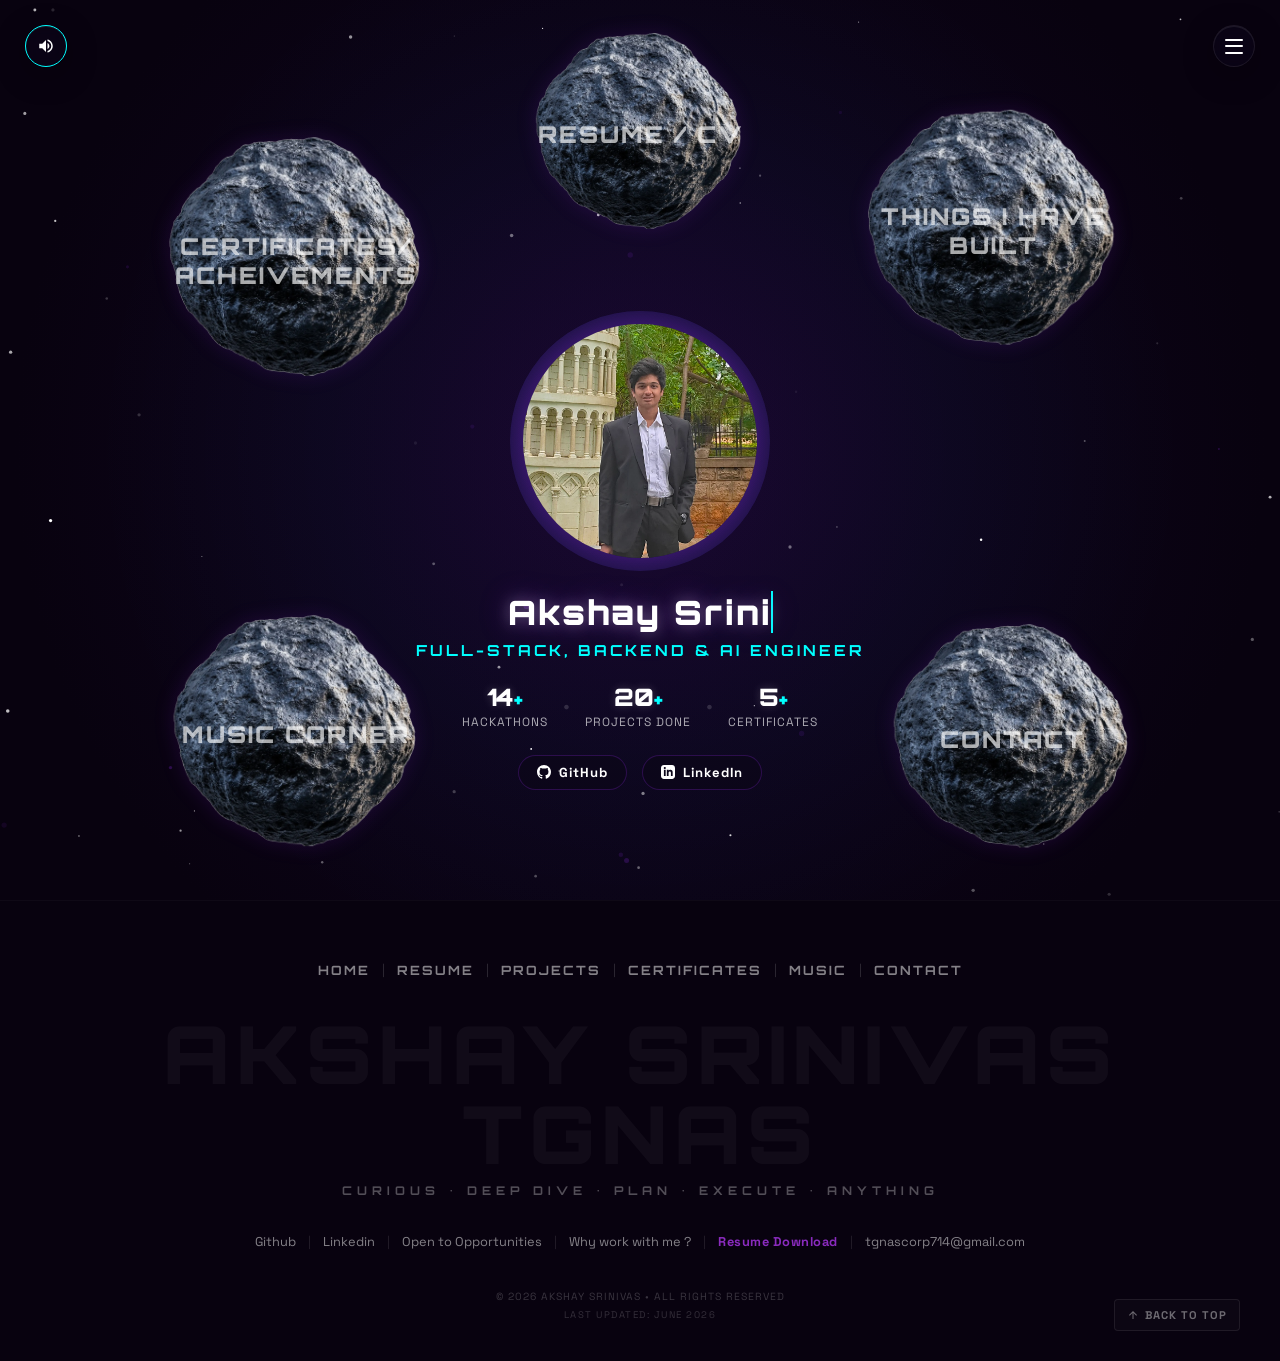
<file: index.html>
<!DOCTYPE html>
<html lang="en">
<head>
    <meta charset="UTF-8">
    <meta name="viewport" content="width=device-width, initial-scale=1.0">
    <title>Akshay Srinivas N (TGNAS / lolakshay) | Backend & AI Engineer Portfolio</title>
    
    <!-- Meta tags for SEO -->
    <meta name="description" content="Portfolio of Akshay Srinivas N (TGNAS / lolakshay). Backend & AI Engineer specializing in Python, Java, Spring Boot, and custom LLM integrations. Explore projects, resume, and contact.">
    <meta name="keywords" content="Akshay Srinivas N, TGNAS, lolakshay, Backend Developer, AI Engineer, Python Developer, Spring Boot, Software Engineer Portfolio, IoT Projects">
    <meta name="robots" content="index, follow">
    <meta name="author" content="Akshay Srinivas N">
    <link rel="canonical" href="https://tgnas.dpdns.org/index.html">
    <meta name="theme-color" content="#8a2bbe">

    <!-- Open Graph (Facebook / LinkedIn / Discord) -->
    <meta property="og:title" content="Akshay Srinivas N (TGNAS / lolakshay) | Backend & AI Engineer">
    <meta property="og:description" content="Cinematic Space-Themed Developer Portfolio. Check out my engineering projects, AI tools, and technical resume.">
    <meta property="og:image" content="https://tgnas.dpdns.org/assets/images/portfolio-preview.webp">
    <meta property="og:url" content="https://tgnas.dpdns.org/index.html">
    <meta property="og:type" content="profile">
    <meta property="og:site_name" content="Akshay Srinivas N Portfolio">

    <!-- Twitter Cards -->
    <meta name="twitter:card" content="summary_large_image">
    <meta name="twitter:title" content="Akshay Srinivas N (TGNAS) | Backend & AI Engineer">
    <meta name="twitter:description" content="Cinematic Developer Portfolio showcasing AI integrations, Spring Boot backends, and Python automation.">
    <meta name="twitter:image" content="https://tgnas.dpdns.org/assets/images/portfolio-preview.webp">

    <!-- Structured Data: JSON-LD Schema -->
    <script type="application/ld+json">
    {
      "@context": "https://schema.org",
      "@graph": [
        {
          "@type": "Person",
          "@id": "https://tgnas.dpdns.org/#person",
          "name": "Akshay Srinivas N",
          "alternateName": ["TGNAS", "lolakshay"],
          "url": "https://tgnas.dpdns.org/",
          "image": "https://tgnas.dpdns.org/assets/images/portfolio-preview.webp",
          "sameAs": [
            "https://github.com/lolakshay",
            "https://linkedin.com/in/akshay-srinivas"
          ],
          "jobTitle": "Backend & AI Engineer",
          "email": "tgnascorp714@gmail.com",
          "knowsAbout": [
            "Python",
            "Java",
            "Spring Boot",
            "REST APIs",
            "SQL",
            "Linux",
            "Git",
            "AI & LLM Integration",
            "NLP",
            "Knowledge Graphs",
            "Machine Learning",
            "IoT",
            "Cybersecurity"
          ]
        },
        {
          "@type": "WebSite",
          "@id": "https://tgnas.dpdns.org/#website",
          "url": "https://tgnas.dpdns.org/",
          "name": "Akshay Srinivas N Portfolio",
          "publisher": {
            "@id": "https://tgnas.dpdns.org/#person"
          }
        },
        {
          "@type": "ProfilePage",
          "@id": "https://tgnas.dpdns.org/#profile",
          "url": "https://tgnas.dpdns.org/",
          "name": "Akshay Srinivas N (TGNAS / lolakshay) Profile",
          "mainEntity": {
            "@id": "https://tgnas.dpdns.org/#person"
          }
        }
      ]
    }
    </script>
    
    <!-- Google Fonts -->
    <link rel="preconnect" href="https://fonts.googleapis.com">
    <link rel="preconnect" href="https://fonts.gstatic.com" crossorigin>
    <link rel="dns-prefetch" href="https://fonts.googleapis.com">
    <link href="https://fonts.googleapis.com/css2?family=Orbitron:wght@700;900&family=Space+Grotesk:wght@400;700;900&display=swap" rel="stylesheet">
    
    <!-- Theme CSS Stylesheets -->
    <link rel="stylesheet" href="css/global.css">
    <link rel="stylesheet" href="css/animations.css">
    <link rel="stylesheet" href="css/home.css">
    <link rel="stylesheet" href="css/pages.css">
    <script>
        document.documentElement.setAttribute('data-theme', 'purple');
    </script>
</head>
<body class="home-page-body">

    <!-- Shared Canvas Starfield backdrop -->
    <canvas id="starfield"></canvas>
    <div class="nebula-glow"></div>

    <!-- Standalone Floating Controls -->
    <div class="header-volume" id="header-volume-container">
        <button class="floating-control-btn audio-btn" id="nav-audio-btn" aria-label="Toggle ambient soundwaves"></button>
    </div>

    <div class="floating-right-controls">
        <button class="floating-control-btn hamburger-btn" id="nav-hamburger" aria-label="Toggle navigation menu">
            <span class="hamburger-line line-1"></span>
            <span class="hamburger-line line-2"></span>
            <span class="hamburger-line line-3"></span>
        </button>
    </div>

    <!-- Cosmic Menu Overlay -->
    <div class="cosmic-menu-overlay" id="cosmic-menu-overlay">
        <div class="menu-overlay-inner">
            <div class="menu-grid-container">
                <a href="index.html" class="menu-card card-tilt-1">
                    <span class="menu-card-num">01</span>
                    <span class="menu-card-title">home</span>
                </a>
                <!-- <a href="about.html" class="menu-card card-tilt-2">
                    <span class="menu-card-num">02</span>
                    <span class="menu-card-title">about</span>
                </a> -->
                <a href="resume.html" class="menu-card card-tilt-3">
                    <span class="menu-card-num">02</span>
                    <span class="menu-card-title">resume</span>
                </a>
                <a href="projects.html" class="menu-card card-tilt-4">
                    <span class="menu-card-num">03</span>
                    <span class="menu-card-title">projects</span>
                </a>
                <a href="certificates.html" class="menu-card card-tilt-5">
                    <span class="menu-card-num">04</span>
                    <span class="menu-card-title">certificates</span>
                </a>
                <a href="music.html" class="menu-card card-tilt-6">
                    <span class="menu-card-num">05</span>
                    <span class="menu-card-title">music</span>
                </a>
                <a href="contact.html" class="menu-card card-tilt-7">
                    <span class="menu-card-num">06</span>
                    <span class="menu-card-title">contact</span>
                </a>
            </div>

            <div class="menu-overlay-footer">
                <div class="footer-meta">Detroit: Become Human</div>
            </div>
        </div>
    </div>

    <!-- Main Dynamic Application Container -->
    <main class="hero-container" id="app-root" tabindex="-1">
        
        <div class="home-main-section">
            <!-- Symmetrical Floating Asteroids (Navigation Ports) -->
            <a href="certificates.html" class="asteroid-module" id="ast-resume" aria-label="Navigate to Certificates page">
                <div class="asteroid-rock"></div>
                <span class="asteroid-label">Certificates/<br>Acheivements</span>
            </a>

            <a href="resume.html" class="asteroid-module" id="ast-certificates" aria-label="Navigate to Resume CV page">
                <div class="asteroid-rock"></div>
                <span class="asteroid-label">Resume / CV</span>
            </a>

            <a href="music.html" class="asteroid-module" id="ast-projects" aria-label="Navigate to Projects page">
                <div class="asteroid-rock"></div>
                <span class="asteroid-label">Music Corner</span>
            </a>

            <a href="projects.html" class="asteroid-module" id="ast-music" aria-label="Navigate to Music Corner space radio page">
                <div class="asteroid-rock"></div>
                <span class="asteroid-label">Things I have <br>Built</span>
            </a>

            <a href="contact.html" class="asteroid-module" id="ast-contact" aria-label="Navigate to Contact Terminal page">
                <div class="asteroid-rock"></div>
                <span class="asteroid-label">Contact</span>
            </a>

            <!-- Central Glowing Avatar & Developer bio details -->
            <section class="planet-system">
                <a href="about.html" class="planet-wrapper" aria-label="Navigate to About page">
                    <div class="planet-core"></div>
                    <div class="planet-laser"></div>
                </a>
                
                <h1 class="glitch-text">Akshay Srinivas</h1>
                <p class="tagline">Full-Stack, Backend & AI Engineer </p>
                <div class="profile-stats">
                    <div class="stat-item">
                        <div class="stat-num-wrapper">
                            <span class="stat-number" data-target="24">0</span><span class="stat-plus">+</span>
                        </div>
                        <span class="stat-label">Hackathons</span>
                    </div>
                    <div class="stat-separator">•</div>
                    <div class="stat-item">
                        <div class="stat-num-wrapper">
                            <span class="stat-number" data-target="34">0</span><span class="stat-plus">+</span>
                        </div>
                        <span class="stat-label">Projects Done</span>
                    </div>
                    <div class="stat-separator">•</div>
                    <div class="stat-item">
                        <div class="stat-num-wrapper">
                            <span class="stat-number" data-target="10">0</span><span class="stat-plus">+</span>
                        </div>
                        <span class="stat-label">Certificates</span>
                    </div>
                </div>

                <div class="social-links">
                    <a href="https://github.com/lolakshay" target="_blank" rel="noopener" class="social-btn" aria-label="View GitHub Profile">
                        <svg viewBox="0 0 24 24"><path d="M12 0c-6.626 0-12 5.373-12 12 0 5.302 3.438 9.8 8.207 11.387.599.111.793-.261.793-.577v-2.234c-3.338.726-4.033-1.416-4.033-1.416-.546-1.387-1.333-1.756-1.333-1.756-1.089-.745.083-.729.083-.729 1.205.084 1.839 1.237 1.839 1.237 1.07 1.834 2.807 1.304 3.492.997.107-.775.418-1.305.762-1.604-2.665-.305-5.467-1.334-5.467-5.931 0-1.311.469-2.381 1.236-3.221-.124-.303-.535-1.524.117-3.176 0 0 1.008-.322 3.301 1.23.957-.266 1.983-.399 3.003-.404 1.02.005 2.047.138 3.006.404 2.291-1.552 3.297-1.23 3.297-1.23.653 1.653.242 2.874.118 3.176.77.84 1.235 1.911 1.235 3.221 0 4.609-2.807 5.624-5.479 5.921.43.372.823 1.102.823 2.222v3.293c0 .319.192.694.801.576 4.765-1.589 8.199-6.086 8.199-11.386 0-6.627-5.373-12-12-12z"/></svg>
                        GitHub
                    </a>
                    <a href="https://www.linkedin.com/in/akshay-srinivas/" target="_blank" rel="noopener" class="social-btn" aria-label="View LinkedIn Profile">
                        <svg viewBox="0 0 24 24"><path d="M19 0h-14c-2.761 0-5 2.239-5 5v14c0 2.761 2.239 5 5 5h14c2.762 0 5-2.239 5-5v-14c0-2.761-2.238-5-5-5zm-11 19h-3v-11h3v11zm-1.5-12.268c-.966 0-1.75-.779-1.75-1.75s.784-1.75 1.75-1.75 1.75.779 1.75 1.75-.784 1.75-1.75 1.75zm13.5 12.268h-3v-5.604c0-3.368-4-3.113-4 0v5.604h-3v-11h3v1.765c1.396-2.586 7-2.777 7 2.476v6.759z"/></svg>
                        LinkedIn
                    </a>
                </div>
            </section>

            <!-- Physics stage for zero-gravity drifting labels -->
            <div id="physics-stage" class="particles-container"></div>
        </div>

        <!-- Footer -->
        <footer class="cosmic-footer">
            <div class="footer-nav">
                <a href="index.html" class="footer-nav-link">Home</a>
                <span class="footer-nav-separator">|</span>
                <a href="resume.html" class="footer-nav-link">Resume</a>
                <span class="footer-nav-separator">|</span>
                <a href="projects.html" class="footer-nav-link">Projects</a>
                <span class="footer-nav-separator">|</span>
                <a href="certificates.html" class="footer-nav-link">Certificates</a>
                <span class="footer-nav-separator">|</span>
                <a href="music.html" class="footer-nav-link">Music</a>
                <span class="footer-nav-separator">|</span>
                <a href="contact.html" class="footer-nav-link">Contact</a>
            </div>

            <div class="footer-name">AKSHAY SRINIVAS TGNAS</div>
            
            <div class="footer-tagline">CURIOUS &bull; DEEP DIVE &bull; Plan &bull; Execute &bull; Anything</div>

            <div class="footer-socials">
                <a href="https://github.com/lolakshay" target="_blank" rel="noopener" class="footer-social-link">Github</a>
                <span class="footer-social-separator">|</span>
                <a href="https://www.linkedin.com/in/akshay-srinivas/" target="_blank" rel="noopener" class="footer-social-link">Linkedin</a>
                <span class="footer-social-separator">|</span>
                <a href="contact.html" target="_blank" rel="noopener" class="footer-social-link">Open to Opportunities</a>
                <span class="footer-social-separator">|</span>
                <a href="about.html" target="_blank" rel="noopener" class="footer-social-link">Why work with me ?</a>
                <span class="footer-social-separator">|</span>
                <a href="assets/resume.pdf" download="Akshay_Srinivas_Resume.pdf" class="footer-social-link resume-download">Resume Download</a>
                <span class="footer-social-separator">|</span>
                <a href="mailto:tgnascorp714@gmail.com" class="footer-social-link">tgnascorp714@gmail.com</a>
            </div>

            <div class="footer-copyright">
                &copy; 2026 AKSHAY SRINIVAS &bull; ALL RIGHTS RESERVED
                <div class="footer-last-updated">Last Updated: June 2026</div>
            </div>

            <button class="back-to-top-btn" id="backToTopBtn" aria-label="Scroll back to top">
                <svg viewBox="0 0 24 24" class="back-to-top-icon"><path d="M4 12l1.41 1.41L11 7.83V20h2V7.83l5.58 5.59L20 12l-8-8-8 8z"/></svg>
                <span>Back to Top</span>
            </button>
        </footer>

    </main>

    <!-- Portal Transition Splash Overlays -->
    <div class="portal-transition">
        <div class="portal-layer portal-layer-1"></div>
        <div class="portal-layer portal-layer-2"></div>
    </div>

    <!-- Application Execution Scripts -->
    <script src="js/transition.js"></script>
    
    <script src="js/particles.js"></script>
    <script src="js/navigation.js"></script>

</body>
</html>
</file>
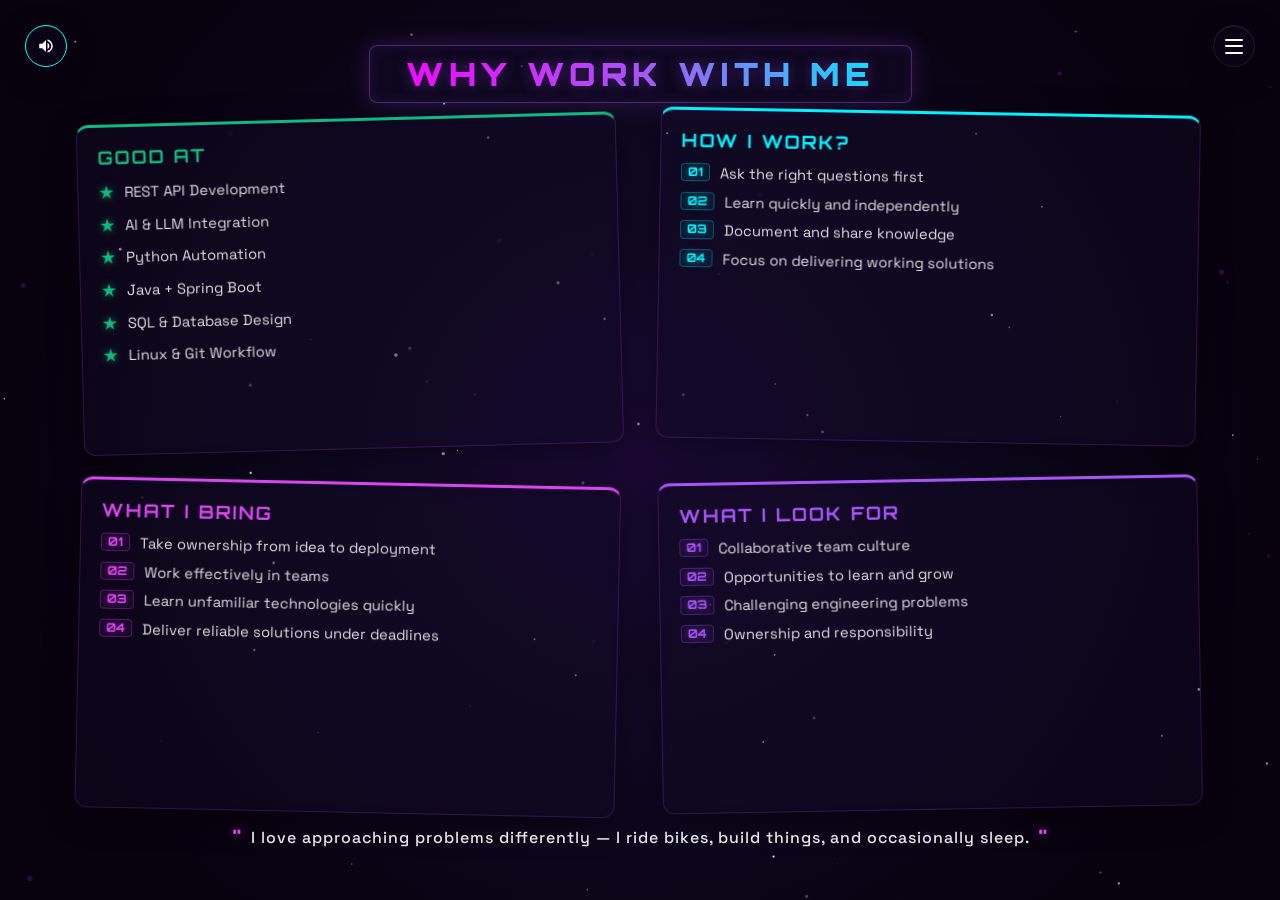
<file: about.html>
<!DOCTYPE html>
<html lang="en">
<head>
    <meta charset="UTF-8">
    <meta name="viewport" content="width=device-width, initial-scale=1.0">
    <title>About Akshay Srinivas N (TGNAS / lolakshay) | Why Work With Me</title>
    
    <!-- Meta tags for SEO -->
    <meta name="description" content="Discover why to work with Akshay Srinivas N (TGNAS / lolakshay). Core engineering mindset, independent fast learning, ownership focus, and backend/AI problem-solving.">
    <meta name="keywords" content="Akshay Srinivas N, TGNAS, lolakshay, Why work with me, Software Engineer Profile, AI Integration, Backend problem solving">
    <meta name="robots" content="index, follow">
    <meta name="author" content="Akshay Srinivas N">
    <link rel="canonical" href="https://tgnas.dpdns.org/about.html">
    <meta name="theme-color" content="#8a2bbe">

    <!-- Open Graph (Facebook / LinkedIn / Discord) -->
    <meta property="og:title" content="About Akshay Srinivas N (TGNAS / lolakshay) | Why Work With Me">
    <meta property="og:description" content="Get to know the engineer. Learn about my technical workflow, core strengths, and problem-solving approach.">
    <meta property="og:image" content="https://tgnas.dpdns.org/assets/images/portfolio-preview.webp">
    <meta property="og:url" content="https://tgnas.dpdns.org/about.html">
    <meta property="og:type" content="profile">
    <meta property="og:site_name" content="Akshay Srinivas N Portfolio">

    <!-- Twitter Cards -->
    <meta name="twitter:card" content="summary_large_image">
    <meta name="twitter:title" content="About Akshay Srinivas N (TGNAS) | Why Work With Me">
    <meta name="twitter:description" content="Discover my engineering background, core technical capabilities, and professional values.">
    <meta name="twitter:image" content="https://tgnas.dpdns.org/assets/images/portfolio-preview.webp">

    <!-- Structured Data: JSON-LD Schema -->
    <script type="application/ld+json">
    {
      "@context": "https://schema.org",
      "@graph": [
        {
          "@type": "Person",
          "@id": "https://tgnas.dpdns.org/#person",
          "name": "Akshay Srinivas N",
          "alternateName": ["TGNAS", "lolakshay"],
          "url": "https://tgnas.dpdns.org/"
        },
        {
          "@type": "ProfilePage",
          "@id": "https://tgnas.dpdns.org/about.html#profile",
          "url": "https://tgnas.dpdns.org/about.html",
          "name": "About Akshay Srinivas N (TGNAS / lolakshay)",
          "mainEntity": {
            "@id": "https://tgnas.dpdns.org/#person"
          }
        }
      ]
    }
    </script>
    
    <!-- Google Fonts -->
    <link rel="preconnect" href="https://fonts.googleapis.com">
    <link rel="preconnect" href="https://fonts.gstatic.com" crossorigin>
    <link rel="dns-prefetch" href="https://fonts.googleapis.com">
    <link href="https://fonts.googleapis.com/css2?family=Orbitron:wght@700;900&family=Space+Grotesk:wght@400;700;900&display=swap" rel="stylesheet">
    
    <!-- Theme CSS Stylesheets -->
    <link rel="stylesheet" href="css/global.css">
    <link rel="stylesheet" href="css/animations.css">
    <link rel="stylesheet" href="css/home.css">
    <link rel="stylesheet" href="css/pages.css">
    <script>
        document.documentElement.setAttribute('data-theme', 'purple');
    </script>
</head>
<body class="about-page-body">

    <!-- Shared Canvas Starfield backdrop -->
    <canvas id="starfield"></canvas>
    <div class="nebula-glow"></div>

    <!-- Standalone Floating Controls -->
    <div class="header-volume" id="header-volume-container">
        <button class="floating-control-btn audio-btn" id="nav-audio-btn" aria-label="Toggle ambient soundwaves"></button>
    </div>

    <div class="floating-right-controls">
        <button class="floating-control-btn hamburger-btn" id="nav-hamburger" aria-label="Toggle navigation menu">
            <span class="hamburger-line line-1"></span>
            <span class="hamburger-line line-2"></span>
            <span class="hamburger-line line-3"></span>
        </button>
    </div>

    <!-- Cosmic Menu Overlay -->
    <div class="cosmic-menu-overlay" id="cosmic-menu-overlay">
        <div class="menu-overlay-inner">
            <div class="menu-grid-container">
                <a href="index.html" class="menu-card card-tilt-1">
                    <span class="menu-card-num">01</span>
                    <span class="menu-card-title">home</span>
                </a>
                <!-- <a href="about.html" class="menu-card card-tilt-2">
                    <span class="menu-card-num">02</span>
                    <span class="menu-card-title">about</span>
                </a> -->
                <a href="resume.html" class="menu-card card-tilt-3">
                    <span class="menu-card-num">02</span>
                    <span class="menu-card-title">resume</span>
                </a>
                <a href="projects.html" class="menu-card card-tilt-4">
                    <span class="menu-card-num">03</span>
                    <span class="menu-card-title">projects</span>
                </a>
                <a href="certificates.html" class="menu-card card-tilt-5">
                    <span class="menu-card-num">04</span>
                    <span class="menu-card-title">certificates</span>
                </a>
                <a href="music.html" class="menu-card card-tilt-6">
                    <span class="menu-card-num">05</span>
                    <span class="menu-card-title">music</span>
                </a>
                <a href="contact.html" class="menu-card card-tilt-7">
                    <span class="menu-card-num">06</span>
                    <span class="menu-card-title">contact</span>
                </a>
            </div>

            <div class="menu-overlay-footer">
                <div class="footer-meta">little Nightmares</div>
            </div>
        </div>
    </div>

    <!-- Main Dynamic Application Container -->
    <main class="hero-container" id="app-root" tabindex="-1">
        
        <div class="about-layout-container">
            <header class="about-header">
                <div class="about-title-wrapper">
                    <h1 class="about-title-reveal">Why work with me</h1>
                </div>
            </header>

            <div class="about-cards-grid">
                <!-- Card 1: Good At -->
                <div class="about-card floating-card card-good-at">
                    <h2 class="card-heading">Good At</h2>
                    <ul class="custom-bullets">
                        <li><span class="bullet-icon">★</span> REST API Development</li>
                        <li><span class="bullet-icon">★</span> AI &amp; LLM Integration</li>
                        <li><span class="bullet-icon">★</span> Python Automation</li>
                        <li><span class="bullet-icon">★</span> Java + Spring Boot</li>
                        <li><span class="bullet-icon">★</span> SQL &amp; Database Design</li>
                        <li><span class="bullet-icon">★</span> Linux &amp; Git Workflow</li>
                    </ul>
                </div>

                <!-- Card 2: How I Work? -->
                <div class="about-card floating-card card-how-i-work">
                    <h2 class="card-heading">How I Work?</h2>
                    <ol class="custom-numbers">
                        <li><span class="num-indicator">01</span> Ask the right questions first</li>
                        <li><span class="num-indicator">02</span> Learn quickly and independently</li>
                        <li><span class="num-indicator">03</span> Document and share knowledge</li>
                        <li><span class="num-indicator">04</span> Focus on delivering working solutions</li>
                    </ol>
                </div>

                <!-- Card 3: What I Bring -->
                <div class="about-card floating-card card-what-i-bring">
                    <h2 class="card-heading">What I Bring</h2>
                    <ol class="custom-numbers">
                        <li><span class="num-indicator">01</span> Take ownership from idea to deployment</li>
                        <li><span class="num-indicator">02</span> Work effectively in teams</li>
                        <li><span class="num-indicator">03</span> Learn unfamiliar technologies quickly</li>
                        <li><span class="num-indicator">04</span> Deliver reliable solutions under deadlines</li>
                    </ol>
                </div>

                <!-- Card 4: What I Look For -->
                <div class="about-card floating-card card-what-i-look-for">
                    <h2 class="card-heading">What I Look For</h2>
                    <ol class="custom-numbers">
                        <li><span class="num-indicator">01</span> Collaborative team culture</li>
                        <li><span class="num-indicator">02</span> Opportunities to learn and grow</li>
                        <li><span class="num-indicator">03</span> Challenging engineering problems</li>
                        <li><span class="num-indicator">04</span> Ownership and responsibility</li>
                    </ol>
                </div>
            </div>

            <footer class="about-quote-section">
                <p class="about-quote">I love approaching problems differently — I ride bikes, build things, and occasionally sleep.</p>
            </footer>
        </div>

    </main>

    <!-- Portal Transition Splash Overlays -->
    <div class="portal-transition">
        <div class="portal-layer portal-layer-1"></div>
        <div class="portal-layer portal-layer-2"></div>
    </div>

    <!-- Application Execution Scripts -->
    <script src="js/transition.js"></script>
    <script src="js/particles.js"></script>
    <script src="js/navigation.js"></script>
</body>
</html>
</file>
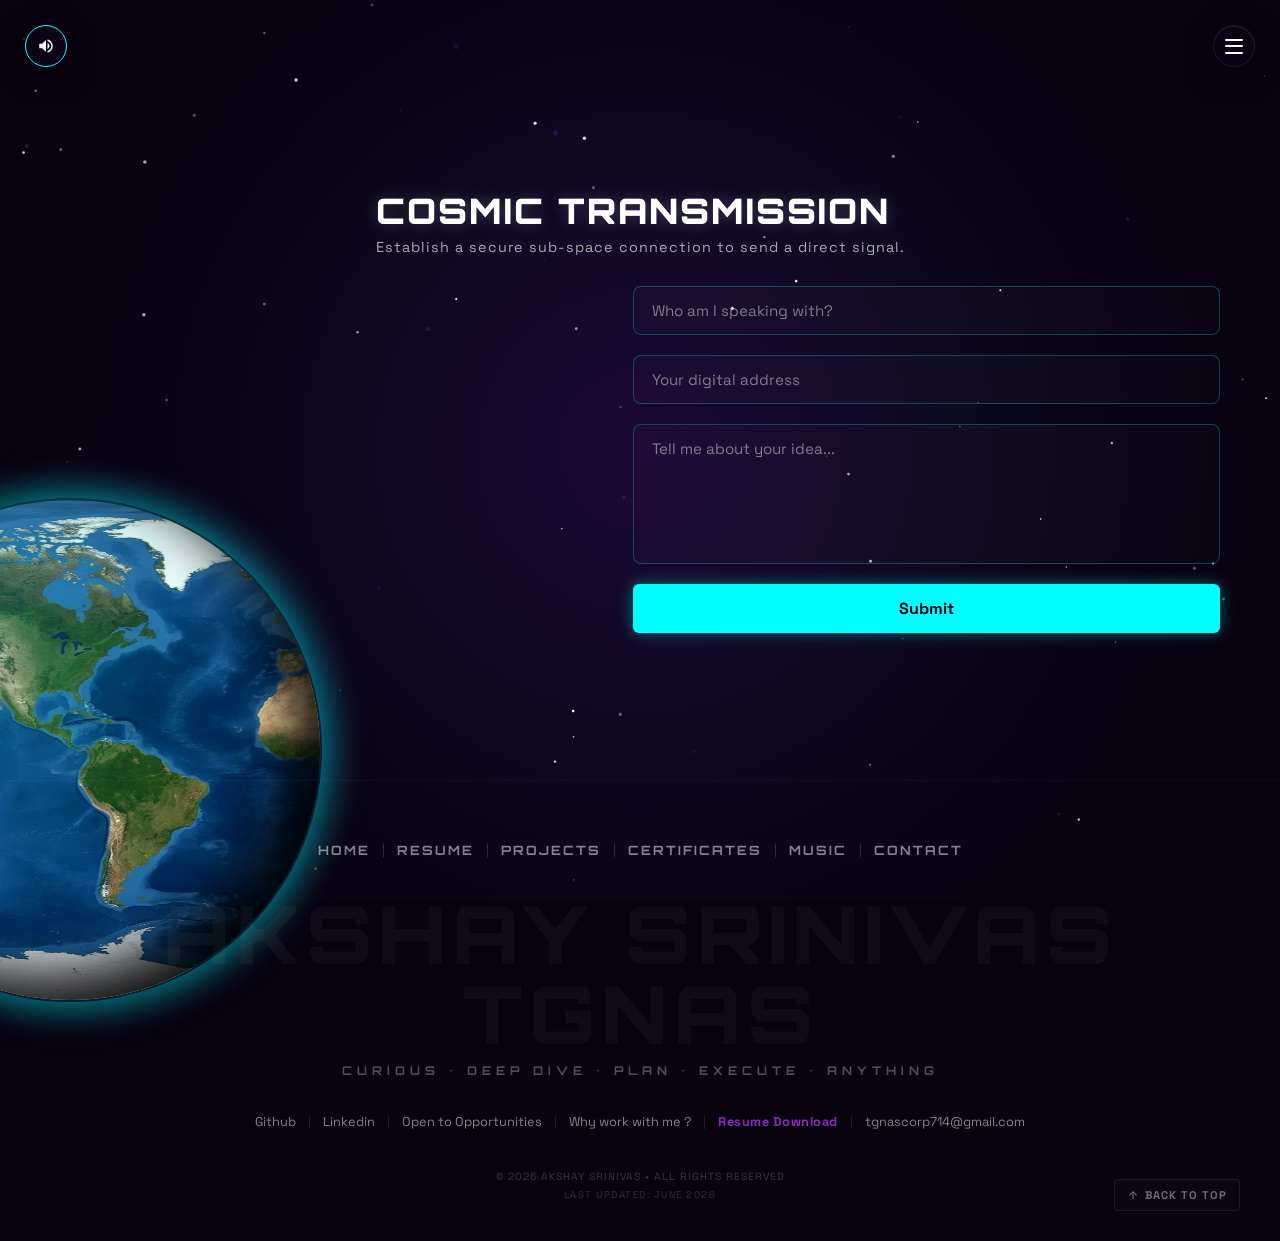
<file: contact.html>
<!DOCTYPE html>
<html lang="en">
<head>
    <meta charset="UTF-8">
    <meta name="viewport" content="width=device-width, initial-scale=1.0">
    <title>Contact & Connect | Akshay Srinivas N (TGNAS / lolakshay)</title>
    
    <!-- Meta tags for SEO -->
    <meta name="description" content="Get in touch with Akshay Srinivas N (TGNAS / lolakshay) for software engineering roles, project collaborations, or consultation inquiries.">
    <meta name="keywords" content="Akshay Srinivas N, TGNAS, lolakshay, Contact, Connect, Collaborate, Software Engineer Hiring">
    <meta name="robots" content="index, follow">
    <meta name="author" content="Akshay Srinivas N">
    <link rel="canonical" href="https://tgnas.dpdns.org/contact.html">
    <meta name="theme-color" content="#8a2bbe">

    <!-- Open Graph (Facebook / LinkedIn / Discord) -->
    <meta property="og:title" content="Contact & Connect | Akshay Srinivas N (TGNAS / lolakshay)">
    <meta property="og:description" content="Establish a secure sub-space connection to send a direct signal. Reach out for backend or AI roles.">
    <meta property="og:image" content="https://tgnas.dpdns.org/assets/images/portfolio-preview.webp">
    <meta property="og:url" content="https://tgnas.dpdns.org/contact.html">
    <meta property="og:type" content="profile">
    <meta property="og:site_name" content="Akshay Srinivas N Portfolio">

    <!-- Twitter Cards -->
    <meta name="twitter:card" content="summary_large_image">
    <meta name="twitter:title" content="Contact & Connect | Akshay Srinivas N (TGNAS)">
    <meta name="twitter:description" content="Reach out directly for freelance opportunities, backend systems design, or AI engineering collaborations.">
    <meta name="twitter:image" content="https://tgnas.dpdns.org/assets/images/portfolio-preview.webp">

    <!-- Structured Data: JSON-LD Schema -->
    <script type="application/ld+json">
    {
      "@context": "https://schema.org",
      "@graph": [
        {
          "@type": "Person",
          "@id": "https://tgnas.dpdns.org/#person",
          "name": "Akshay Srinivas N",
          "alternateName": ["TGNAS", "lolakshay"],
          "url": "https://tgnas.dpdns.org/"
        },
        {
          "@type": "ProfilePage",
          "@id": "https://tgnas.dpdns.org/contact.html#profile",
          "url": "https://tgnas.dpdns.org/contact.html",
          "name": "Contact Akshay Srinivas N (TGNAS / lolakshay)",
          "mainEntity": {
            "@id": "https://tgnas.dpdns.org/#person"
          }
        }
      ]
    }
    </script>
    
    <!-- Google Fonts -->
    <link rel="preconnect" href="https://fonts.googleapis.com">
    <link rel="preconnect" href="https://fonts.gstatic.com" crossorigin>
    <link rel="dns-prefetch" href="https://fonts.googleapis.com">
    <link href="https://fonts.googleapis.com/css2?family=Orbitron:wght@700;900&family=Space+Grotesk:wght@400;700;900&display=swap" rel="stylesheet">
    
    <!-- Theme CSS Stylesheets -->
    <link rel="stylesheet" href="css/global.css">
    <link rel="stylesheet" href="css/animations.css">
    <link rel="stylesheet" href="css/home.css">
    <link rel="stylesheet" href="css/pages.css">
    <script>
        document.documentElement.setAttribute('data-theme', 'purple');
    </script>
</head>
<body class="contact-page-body">

    <!-- Shared Canvas Starfield backdrop -->
    <canvas id="starfield"></canvas>
    <div class="nebula-glow"></div>

    <!-- Standalone Floating Controls -->
    <div class="header-volume" id="header-volume-container">
        <button class="floating-control-btn audio-btn" id="nav-audio-btn" aria-label="Toggle ambient soundwaves"></button>
    </div>

    <div class="floating-right-controls">
        <button class="floating-control-btn hamburger-btn" id="nav-hamburger" aria-label="Toggle navigation menu">
            <span class="hamburger-line line-1"></span>
            <span class="hamburger-line line-2"></span>
            <span class="hamburger-line line-3"></span>
        </button>
    </div>

    <!-- Cosmic Menu Overlay -->
    <div class="cosmic-menu-overlay" id="cosmic-menu-overlay">
        <div class="menu-overlay-inner">
            <div class="menu-grid-container">
                <a href="index.html" class="menu-card card-tilt-1">
                    <span class="menu-card-num">01</span>
                    <span class="menu-card-title">home</span>
                </a>
                <!-- <a href="about.html" class="menu-card card-tilt-2">
                    <span class="menu-card-num">02</span>
                    <span class="menu-card-title">about</span>
                </a> -->
                <a href="resume.html" class="menu-card card-tilt-3">
                    <span class="menu-card-num">02</span>
                    <span class="menu-card-title">resume</span>
                </a>
                <a href="projects.html" class="menu-card card-tilt-4">
                    <span class="menu-card-num">03</span>
                    <span class="menu-card-title">projects</span>
                </a>
                <a href="certificates.html" class="menu-card card-tilt-5">
                    <span class="menu-card-num">04</span>
                    <span class="menu-card-title">certificates</span>
                </a>
                <a href="music.html" class="menu-card card-tilt-6">
                    <span class="menu-card-num">05</span>
                    <span class="menu-card-title">music</span>
                </a>
                <a href="contact.html" class="menu-card card-tilt-7">
                    <span class="menu-card-num">06</span>
                    <span class="menu-card-title">contact</span>
                </a>
            </div>

            <div class="menu-overlay-footer">
                <div class="footer-meta">The Last of Us</div>
            </div>
        </div>
    </div>

    <!-- Main Dynamic Application Container -->
    <main class="hero-container" id="app-root" tabindex="-1">
        
        <div class="contact-main-section">
            <header class="page-header">
                <h1 class="page-title">Cosmic Transmission</h1>
                <p class="page-subtitle">Establish a secure sub-space connection to send a direct signal.</p>
            </header>

            <!-- Commented out old Terminal UI for reference
            <div class="terminal-container">
                <div class="terminal-header">
                    <span>STATUS: ONLINE</span>
                    <span>COSMIC SH [PORT 8080]</span>
                </div>
                
                <div class="terminal-body" id="terminal-output">Cosmic Terminal System [v1.0.8]
Type "help" to list available commands.</div>

                <form class="terminal-input-line" id="terminal-form" autocomplete="off">
                    <span class="terminal-prompt">akshay@space:~$</span>
                    <input type="text" id="terminal-input" class="terminal-field" aria-label="Terminal command prompt field" autofocus>
                </form>
            </div>
            -->

            <!-- Spinning Earth (positioned absolute relative to page-wrapper) -->
            <div class="contact-globe-section">
                <div class="globe-wrapper">
                    <div class="globe-sphere"></div>
                    <div class="globe-atmosphere"></div>
                </div>
            </div>

            <div class="contact-grid">
                <!-- Left Column Spacer -->
                <div class="contact-grid-spacer"></div>

                <!-- Right Column: Contact Form -->
                <div class="contact-form-section">

                    <form class="cosmic-contact-form" id="cosmic-contact-form" action="https://formspree.io/f/meoabnaj" method="POST" autocomplete="off">
                        <div class="form-group">
                            <input type="text" id="contact-name" name="name" class="cosmic-input" placeholder="Who am I speaking with?" required>
                        </div>
                        
                        <div class="form-group">
                            <input type="email" id="contact-email" name="email" class="cosmic-input" placeholder="Your digital address" required>
                        </div>

                        <div class="form-group">
                            <textarea id="contact-message" name="message" class="cosmic-input" placeholder="Tell me about your idea..." required></textarea>
                        </div>

                        <button type="submit" class="btn-cosmic-submit" id="submit-transmission">
                            Submit
                        </button>
                    </form>

                    <!-- Success State Overlay -->
                    <div class="transmission-success-overlay" id="success-overlay">
                        <div class="radar-pulse-container">
                            <div class="radar-ring"></div>
                            <div class="radar-ring"></div>
                            <div class="radar-ring"></div>
                            <div class="radar-center">
                                <svg viewBox="0 0 24 24">
                                    <path d="M9 16.17L4.83 12l-1.42 1.41L9 19 21 7l-1.41-1.41z"/>
                                </svg>
                            </div>
                        </div>
                        <h3 class="success-title">Transmission Successful</h3>
                        <p class="success-message">Your signal has been sent to TGNAS.</p>
                        <button type="button" class="btn-cosmic-submit" id="reset-transmission" style="margin-top: 15px; width: auto; align-self: center;">
                            New Signal
                        </button>
                    </div>
                </div>
            </div>
        </div>

        <!-- Footer -->
        <footer class="cosmic-footer">
            <div class="footer-nav">
                <a href="index.html" class="footer-nav-link">Home</a>
                <span class="footer-nav-separator">|</span>
                <a href="resume.html" class="footer-nav-link">Resume</a>
                <span class="footer-nav-separator">|</span>
                <a href="projects.html" class="footer-nav-link">Projects</a>
                <span class="footer-nav-separator">|</span>
                <a href="certificates.html" class="footer-nav-link">Certificates</a>
                <span class="footer-nav-separator">|</span>
                <a href="music.html" class="footer-nav-link">Music</a>
                <span class="footer-nav-separator">|</span>
                <a href="contact.html" class="footer-nav-link">Contact</a>
            </div>

            <div class="footer-name">AKSHAY SRINIVAS TGNAS</div>
            
            <div class="footer-tagline">CURIOUS &bull; DEEP DIVE &bull; Plan &bull; Execute &bull; Anything</div>

            <div class="footer-socials">
                <a href="https://github.com/lolakshay" target="_blank" rel="noopener" class="footer-social-link">Github</a>
                <span class="footer-social-separator">|</span>
                <a href="https://www.linkedin.com/in/akshay-srinivas/" target="_blank" rel="noopener" class="footer-social-link">Linkedin</a>
                <span class="footer-social-separator">|</span>
                <a href="contact.html" target="_blank" rel="noopener" class="footer-social-link">Open to Opportunities</a>
                <span class="footer-social-separator">|</span>
                <a href="about.html" target="_blank" rel="noopener" class="footer-social-link">Why work with me ?</a>
                <span class="footer-social-separator">|</span>
                <a href="assets/resume.pdf" download="Akshay_Srinivas_Resume.pdf" class="footer-social-link resume-download">Resume Download</a>
                <span class="footer-social-separator">|</span>
                <a href="mailto:tgnascorp714@gmail.com" class="footer-social-link">tgnascorp714@gmail.com</a>
            </div>

            <div class="footer-copyright">
                &copy; 2026 AKSHAY SRINIVAS &bull; ALL RIGHTS RESERVED
                <div class="footer-last-updated">Last Updated: June 2026</div>
            </div>

            <button class="back-to-top-btn" id="backToTopBtn" aria-label="Scroll back to top">
                <svg viewBox="0 0 24 24" class="back-to-top-icon"><path d="M4 12l1.41 1.41L11 7.83V20h2V7.83l5.58 5.59L20 12l-8-8-8 8z"/></svg>
                <span>Back to Top</span>
            </button>
        </footer>

    </main>

    <!-- Portal Transition Splash Overlays -->
    <div class="portal-transition">
        <div class="portal-layer portal-layer-1"></div>
        <div class="portal-layer portal-layer-2"></div>
    </div>

    <!-- Application Execution Scripts -->
    <script src="js/transition.js"></script>
    <script src="js/particles.js"></script>
    <script src="js/navigation.js"></script>
</body>
</html>
</file>
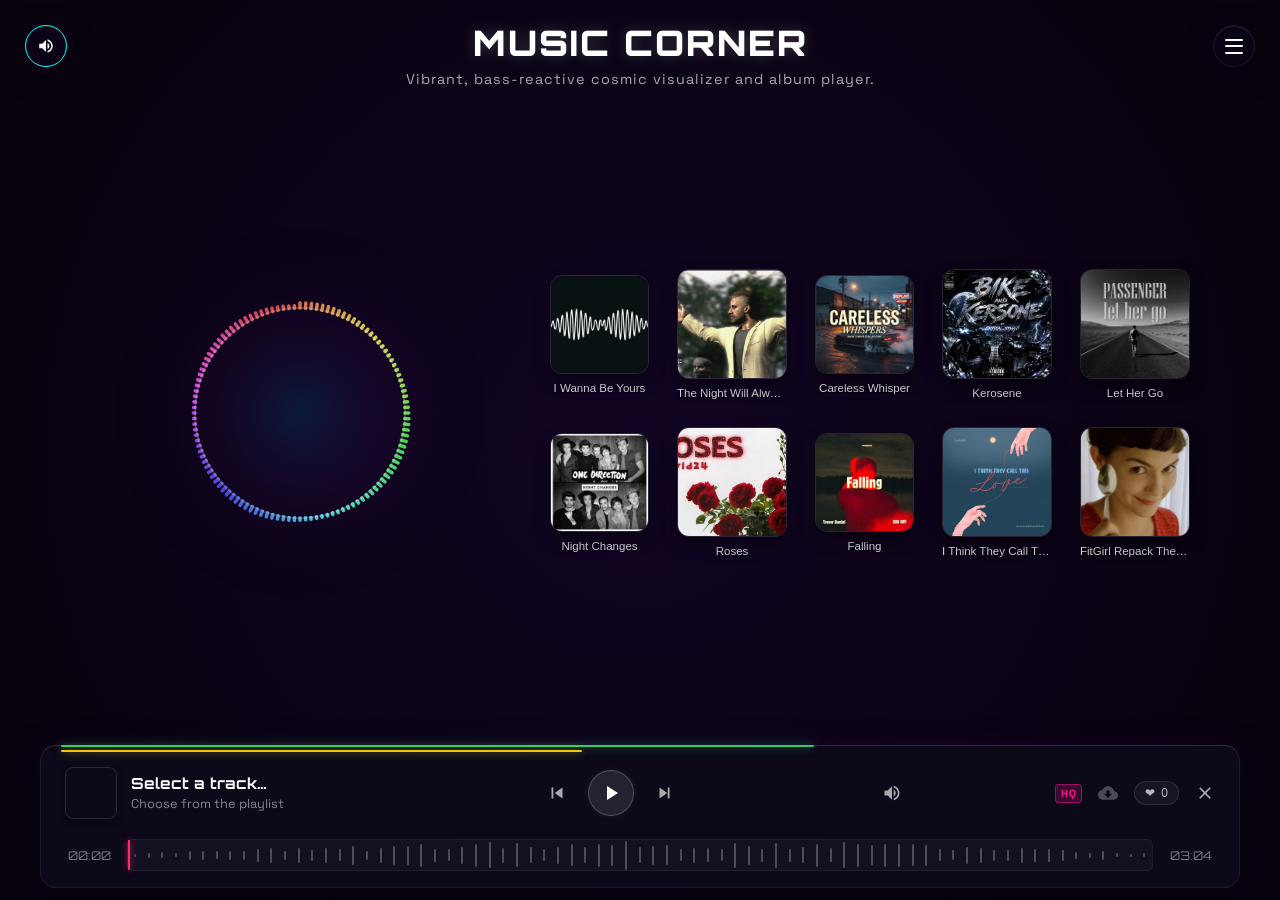
<file: music.html>
<!DOCTYPE html>
<html lang="en">
<head>
    <meta charset="UTF-8">
    <meta name="viewport" content="width=device-width, initial-scale=1.0">
    <title>Cosmic Radio & Soundscapes | Akshay Srinivas N (TGNAS / lolakshay)</title>
    
    <!-- Meta tags for SEO -->
    <meta name="description" content="Space radio and ambient cosmic soundscape player. Listen to coding ambient soundtracks curated by Akshay Srinivas N (TGNAS / lolakshay).">
    <meta name="keywords" content="Akshay Srinivas N, TGNAS, lolakshay, Space Radio, Ambient Soundscapes, Coding music, Lo-Fi player">
    <meta name="robots" content="index, follow">
    <meta name="author" content="Akshay Srinivas N">
    <link rel="canonical" href="https://tgnas.dpdns.org/music.html">
    <meta name="theme-color" content="#8a2bbe">

    <!-- Open Graph (Facebook / LinkedIn / Discord) -->
    <meta property="og:title" content="Cosmic Radio & Soundscapes | Akshay Srinivas N (TGNAS / lolakshay)">
    <meta property="og:description" content="Tune in to cosmic soundscapes and ambient tracks curated for coding and deep focus.">
    <meta property="og:image" content="https://tgnas.dpdns.org/assets/images/portfolio-preview.webp">
    <meta property="og:url" content="https://tgnas.dpdns.org/music.html">
    <meta property="og:type" content="profile">
    <meta property="og:site_name" content="Akshay Srinivas N Portfolio">

    <!-- Twitter Cards -->
    <meta name="twitter:card" content="summary_large_image">
    <meta name="twitter:title" content="Cosmic Radio & Soundscapes | Akshay Srinivas N (TGNAS)">
    <meta name="twitter:description" content="Ambient soundscapes player curated for developers and engineers.">
    <meta name="twitter:image" content="https://tgnas.dpdns.org/assets/images/portfolio-preview.webp">

    <!-- Structured Data: JSON-LD Schema -->
    <script type="application/ld+json">
    {
      "@context": "https://schema.org",
      "@graph": [
        {
          "@type": "Person",
          "@id": "https://tgnas.dpdns.org/#person",
          "name": "Akshay Srinivas N",
          "alternateName": ["TGNAS", "lolakshay"],
          "url": "https://tgnas.dpdns.org/"
        },
        {
          "@type": "ProfilePage",
          "@id": "https://tgnas.dpdns.org/music.html#profile",
          "url": "https://tgnas.dpdns.org/music.html",
          "name": "Akshay Srinivas N Cosmic Radio",
          "mainEntity": {
            "@id": "https://tgnas.dpdns.org/#person"
          }
        }
      ]
    }
    </script>
    
    <!-- Google Fonts -->
    <link rel="preconnect" href="https://fonts.googleapis.com">
    <link rel="preconnect" href="https://fonts.gstatic.com" crossorigin>
    <link rel="dns-prefetch" href="https://fonts.googleapis.com">
    <link href="https://fonts.googleapis.com/css2?family=Orbitron:wght@700;900&family=Space+Grotesk:wght@400;700;900&display=swap" rel="stylesheet">
    
    <!-- Theme CSS Stylesheets -->
    <link rel="stylesheet" href="css/global.css">
    <link rel="stylesheet" href="css/animations.css">
    <link rel="stylesheet" href="css/home.css">
    <link rel="stylesheet" href="css/pages.css">
    <script>
        document.documentElement.setAttribute('data-theme', 'purple');
    </script>
</head>
<body>

    <!-- Shared Canvas Starfield backdrop -->
    <canvas id="starfield"></canvas>
    <div class="nebula-glow"></div>

    <!-- Standalone Floating Controls -->
    <div class="header-volume" id="header-volume-container">
        <button class="floating-control-btn audio-btn" id="nav-audio-btn" aria-label="Toggle ambient soundwaves"></button>
    </div>

    <div class="floating-right-controls">
        <button class="floating-control-btn hamburger-btn" id="nav-hamburger" aria-label="Toggle navigation menu">
            <span class="hamburger-line line-1"></span>
            <span class="hamburger-line line-2"></span>
            <span class="hamburger-line line-3"></span>
        </button>
    </div>

    <!-- Cosmic Menu Overlay -->
    <div class="cosmic-menu-overlay" id="cosmic-menu-overlay">
        <div class="menu-overlay-inner">
            <div class="menu-grid-container">
                <a href="index.html" class="menu-card card-tilt-1">
                    <span class="menu-card-num">01</span>
                    <span class="menu-card-title">home</span>
                </a>
                <!-- <a href="about.html" class="menu-card card-tilt-2">
                    <span class="menu-card-num">02</span>
                    <span class="menu-card-title">about</span>
                </a> -->
                <a href="resume.html" class="menu-card card-tilt-3">
                    <span class="menu-card-num">02</span>
                    <span class="menu-card-title">resume</span>
                </a>
                <a href="projects.html" class="menu-card card-tilt-4">
                    <span class="menu-card-num">03</span>
                    <span class="menu-card-title">projects</span>
                </a>
                <a href="certificates.html" class="menu-card card-tilt-5">
                    <span class="menu-card-num">04</span>
                    <span class="menu-card-title">certificates</span>
                </a>
                <a href="music.html" class="menu-card card-tilt-6">
                    <span class="menu-card-num">05</span>
                    <span class="menu-card-title">music</span>
                </a>
                <a href="contact.html" class="menu-card card-tilt-7">
                    <span class="menu-card-num">06</span>
                    <span class="menu-card-title">contact</span>
                </a>
            </div>

            <div class="menu-overlay-footer">
                <div class="footer-meta">GTA V</div>
            </div>
        </div>
    </div>

    <!-- Main Dynamic Application Container -->
    <main class="hero-container" id="app-root" tabindex="-1">
        
        <div class="page-wrapper glass-panel music-page-wrapper">
            <header class="page-header" style="text-align: center; margin-bottom: 8px; z-index: 10;">
                <h1 class="page-title">Music Corner</h1>
                <p class="page-subtitle">Vibrant, bass-reactive cosmic visualizer and album player.</p>
            </header>

            <div class="music-console-grid">
                <!-- Left Side: Visualizer Canvas taking full vertical space (no separate box) -->
                <div class="visualizer-panel-fullheight">
                    <canvas id="star-visualizer"></canvas>
                </div>

                <!-- Right Side: Song cover grid -->
                <div class="playlist-panel">
                    <div class="music-tiles-grid" id="music-tiles-grid">
                        <!-- Dynamically populated via js/music.js -->
                    </div>
                </div>
            </div>

            <!-- Bottom: The Music Bar (Controls & Waveform Progress Timeline) -->
            <div class="music-player-bar" id="music-player-bar">
                <!-- Equalizer lines embedded at the top of the player bar -->
                <div class="vis-lines-container" style="position: absolute; top: -1px; left: 0; right: 0; width: 100%; padding: 0 20px; z-index: 10; display: flex; flex-direction: column; gap: 3px;">
                    <div class="vis-line green-vis-line" id="vis-line-green" style="height: 2px; border-radius: 1px; width: 65%;"></div>
                    <div class="vis-line yellow-vis-line" id="vis-line-yellow" style="height: 2px; border-radius: 1px; width: 45%;"></div>
                </div>

                <div class="player-bar-upper" style="margin-top: 5px;">
                    <!-- Left: Song details -->
                    <div class="player-track-info">
                        <img src="assets/song-album-covers/i-wanna-be-yours.webp" class="player-track-cover" id="player-cover" alt="Album Cover">
                        <div class="player-track-meta">
                            <span class="player-track-title" id="player-title">I Wanna Be Yours</span>
                            <span class="player-track-artist" id="player-artist">Arctic Monkeys</span>
                        </div>
                    </div>

                    <!-- Center: Playback controls -->
                    <div class="player-controls">
                        <button class="player-btn" id="player-prev" aria-label="Previous Track">
                            <svg viewBox="0 0 24 24"><path d="M6 6h2v12H6zm3.5 6L18 6v12z"/></svg>
                        </button>
                        <button class="player-btn play-pause-btn" id="player-play" aria-label="Play/Pause">
                            <svg viewBox="0 0 24 24" id="play-icon"><path d="M8 5v14l11-7z"/></svg>
                            <svg viewBox="0 0 24 24" id="pause-icon" style="display:none;"><path d="M6 19h4V5H6v14zm8-14v14h4V5h-4z"/></svg>
                        </button>
                        <button class="player-btn" id="player-next" aria-label="Next Track">
                            <svg viewBox="0 0 24 24"><path d="M6 18l8.5-6L6 6zm9-12h2v12h-2z"/></svg>
                        </button>
                    </div>

                    <!-- Right: Utilities (Volume, HQ, Download, Rating, Close) -->
                    <div class="player-utilities">
                        <div class="volume-container">
                            <button class="player-btn util-btn" id="volume-toggle" aria-label="Toggle Volume">
                                <svg viewBox="0 0 24 24" id="volume-icon"><path d="M3 9v6h4l5 5V4L7 9H3zm13.5 3c0-1.77-1.02-3.29-2.5-4.03v8.05c1.48-.73 2.5-2.25 2.5-4.02z"/></svg>
                            </button>
                            <input type="range" class="volume-slider" id="volume-slider" min="0" max="1" step="0.05" value="0.5">
                        </div>
                        <span class="util-badge hq-badge">HQ</span>
                        <a href="#" class="player-btn util-btn" id="download-track" download aria-label="Download Current Track">
                            <svg viewBox="0 0 24 24"><path d="M19.35 10.04C18.67 6.59 15.64 4 12 4 9.11 4 6.6 5.64 5.35 8.04 2.34 8.36 0 10.91 0 14c0 3.31 2.69 6 6 6h13c2.76 0 5-2.24 5-5 0-2.64-2.05-4.78-4.65-4.96zM17 13l-5 5-5-5h3V9h4v4h3z"/></svg>
                        </a>
                        <button class="player-btn util-btn rating-btn" id="rating-btn">
                            <span class="rating-heart">❤</span>
                            <span class="rating-count" id="rating-count">68</span>
                        </button>
                        <button class="player-btn util-btn close-btn" id="player-close" aria-label="Close Music Console">
                            <svg viewBox="0 0 24 24"><path d="M19 6.41L17.59 5 12 10.59 6.41 5 5 6.41 10.59 12 5 17.59 6.41 19 12 13.41 17.59 19 19 17.59 13.41 12z"/></svg>
                        </button>
                    </div>
                </div>

                <!-- Lower Part: Waveform Timeline progress bar -->
                <div class="player-waveform-container">
                    <span class="time-label" id="current-time">00:00</span>
                    <div class="waveform-timeline" id="waveform-timeline">
                        <div class="waveform-bars" id="waveform-bars">
                            <!-- Dynamic vertical lines for seeking -->
                        </div>
                        <div class="waveform-progress-line" id="waveform-progress-line"></div>
                        <div class="waveform-playhead" id="waveform-playhead">
                            <div class="playhead-badge" id="playhead-badge">00:00</div>
                        </div>
                    </div>
                    <span class="time-label" id="total-duration">03:04</span>
                </div>
            </div>
        </div>

    </main>

    <!-- Portal Transition Splash Overlays -->
    <div class="portal-transition">
        <div class="portal-layer portal-layer-1"></div>
        <div class="portal-layer portal-layer-2"></div>
    </div>

    <!-- Application Execution Scripts -->
    <script src="js/transition.js"></script>
    <script src="js/particles.js"></script>
    <script src="js/navigation.js"></script>
</body>
</html>
</file>
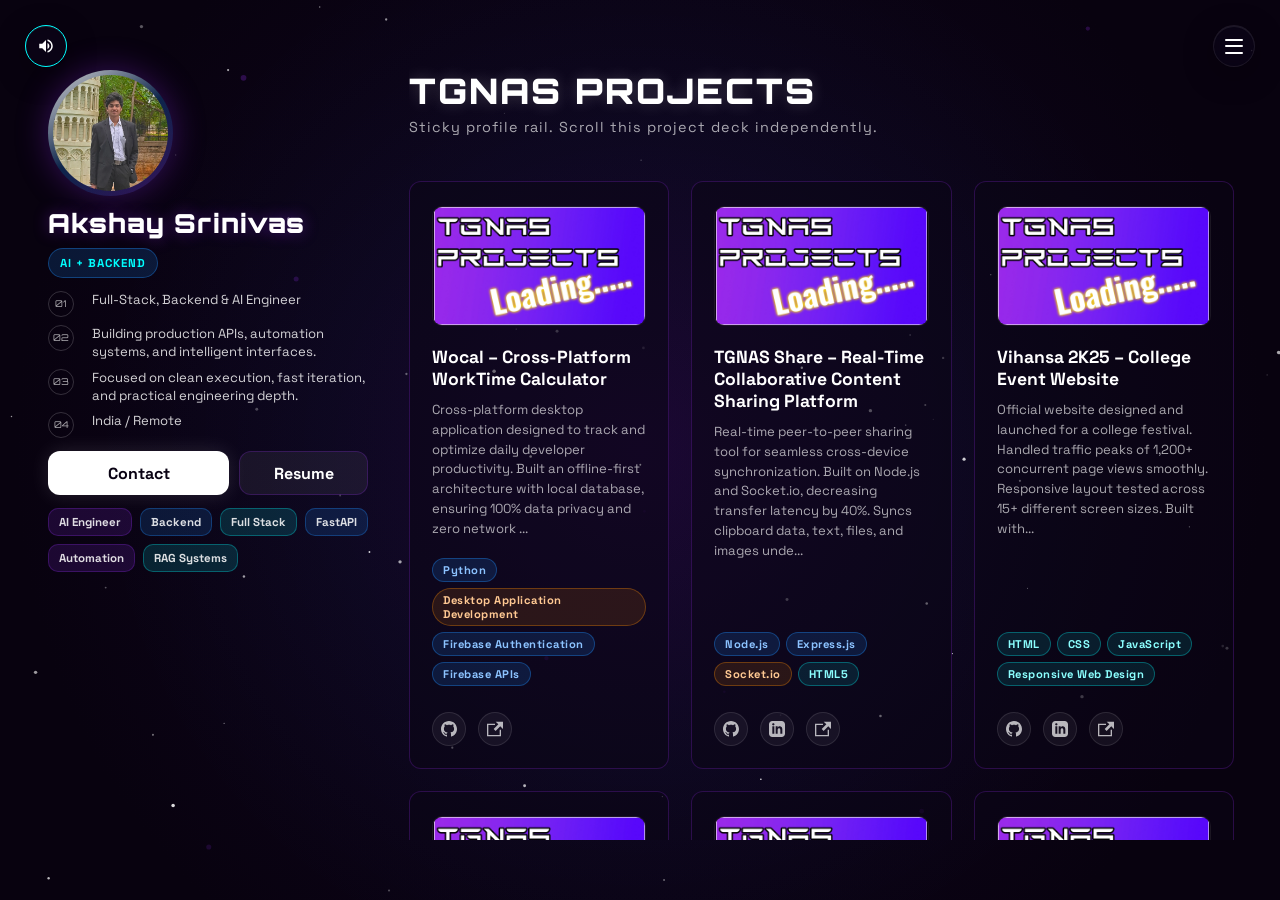
<file: projects.html>
<!DOCTYPE html>
<html lang="en">
<head>
    <meta charset="UTF-8">
    <meta name="viewport" content="width=device-width, initial-scale=1.0">
    <title>Software Engineering Projects | Akshay Srinivas N (TGNAS / lolakshay)</title>
    
    <!-- Meta tags for SEO -->
    <meta name="description" content="Explore backend systems, AI agents, LLM integrations, and cybersecurity tools developed by Akshay Srinivas N (TGNAS / lolakshay). Fully documented projects with source code.">
    <meta name="keywords" content="Akshay Srinivas N, TGNAS, lolakshay, Projects, Python Automation, AI Tools, Spring Boot Backend, Open Source, Git">
    <meta name="robots" content="index, follow">
    <meta name="author" content="Akshay Srinivas N">
    <link rel="canonical" href="https://tgnas.dpdns.org/projects.html">
    <meta name="theme-color" content="#8a2bbe">

    <!-- Open Graph (Facebook / LinkedIn / Discord) -->
    <meta property="og:title" content="Engineering Projects | Akshay Srinivas N (TGNAS / lolakshay)">
    <meta property="og:description" content="View my dynamic software engineering projects, AI modules, and API developments.">
    <meta property="og:image" content="https://tgnas.dpdns.org/assets/images/portfolio-preview.webp">
    <meta property="og:url" content="https://tgnas.dpdns.org/projects.html">
    <meta property="og:type" content="profile">
    <meta property="og:site_name" content="Akshay Srinivas N Portfolio">

    <!-- Twitter Cards -->
    <meta name="twitter:card" content="summary_large_image">
    <meta name="twitter:title" content="Engineering Projects | Akshay Srinivas N (TGNAS)">
    <meta name="twitter:description" content="Discover my portfolio of AI integrations, Spring Boot systems, and Python applications.">
    <meta name="twitter:image" content="https://tgnas.dpdns.org/assets/images/portfolio-preview.webp">

    <!-- Structured Data: JSON-LD Schema -->
    <script type="application/ld+json">
    {
      "@context": "https://schema.org",
      "@graph": [
        {
          "@type": "Person",
          "@id": "https://tgnas.dpdns.org/#person",
          "name": "Akshay Srinivas N",
          "alternateName": ["TGNAS", "lolakshay"],
          "url": "https://tgnas.dpdns.org/"
        },
        {
          "@type": "ProfilePage",
          "@id": "https://tgnas.dpdns.org/projects.html#profile",
          "url": "https://tgnas.dpdns.org/projects.html",
          "name": "Akshay Srinivas N Software Projects",
          "mainEntity": {
            "@id": "https://tgnas.dpdns.org/#person"
          }
        }
      ]
    }
    </script>
    
    <!-- Google Fonts -->
    <link rel="preconnect" href="https://fonts.googleapis.com">
    <link rel="preconnect" href="https://fonts.gstatic.com" crossorigin>
    <link rel="dns-prefetch" href="https://fonts.googleapis.com">
    <link href="https://fonts.googleapis.com/css2?family=Orbitron:wght@700;900&family=Space+Grotesk:wght@400;700;900&display=swap" rel="stylesheet">
    
    <!-- Theme CSS Stylesheets -->
    <link rel="stylesheet" href="css/global.css">
    <link rel="stylesheet" href="css/animations.css">
    <link rel="stylesheet" href="css/home.css">
    <link rel="stylesheet" href="css/pages.css">
    <script>
        document.documentElement.setAttribute('data-theme', 'purple');
    </script>
</head>
<body>

    <!-- Shared Canvas Starfield backdrop -->
    <canvas id="starfield"></canvas>
    <div class="nebula-glow"></div>

    <!-- Standalone Floating Controls -->
    <div class="header-volume" id="header-volume-container">
        <button class="floating-control-btn audio-btn" id="nav-audio-btn" aria-label="Toggle ambient soundwaves"></button>
    </div>

    <div class="floating-right-controls">
        <button class="floating-control-btn hamburger-btn" id="nav-hamburger" aria-label="Toggle navigation menu">
            <span class="hamburger-line line-1"></span>
            <span class="hamburger-line line-2"></span>
            <span class="hamburger-line line-3"></span>
        </button>
    </div>

    <!-- Cosmic Menu Overlay -->
    <div class="cosmic-menu-overlay" id="cosmic-menu-overlay">
        <div class="menu-overlay-inner">
            <div class="menu-grid-container">
                <a href="index.html" class="menu-card card-tilt-1">
                    <span class="menu-card-num">01</span>
                    <span class="menu-card-title">home</span>
                </a>
                <!-- <a href="about.html" class="menu-card card-tilt-2">
                    <span class="menu-card-num">02</span>
                    <span class="menu-card-title">about</span>
                </a> -->
                <a href="resume.html" class="menu-card card-tilt-3">
                    <span class="menu-card-num">02</span>
                    <span class="menu-card-title">resume</span>
                </a>
                <a href="projects.html" class="menu-card card-tilt-4">
                    <span class="menu-card-num">03</span>
                    <span class="menu-card-title">projects</span>
                </a>
                <a href="certificates.html" class="menu-card card-tilt-5">
                    <span class="menu-card-num">04</span>
                    <span class="menu-card-title">certificates</span>
                </a>
                <a href="music.html" class="menu-card card-tilt-6">
                    <span class="menu-card-num">05</span>
                    <span class="menu-card-title">music</span>
                </a>
                <a href="contact.html" class="menu-card card-tilt-7">
                    <span class="menu-card-num">06</span>
                    <span class="menu-card-title">contact</span>
                </a>
            </div>

            <div class="menu-overlay-footer">
                <div class="footer-meta">Need For Speed Most Wanted 2012</div>
            </div>
        </div>
    </div>

    <!-- Main Dynamic Application Container -->
    <main class="hero-container" id="app-root" tabindex="-1">
        
        <div class="projects-page-shell">
            <aside class="project-profile-rail" aria-label="Project profile summary">
                <div class="profile-avatar-wrap">
                    <img src="assets/images/avatar.webp" alt="Akshay Srinivas portrait" class="profile-avatar">
                </div>

                <div class="profile-heading-group">
                    <h1 class="profile-name">Akshay Srinivas</h1>
                    <span class="profile-badge">AI + Backend</span>
                </div>

                <ul class="profile-meta-list">
                    <li>
                        <span class="profile-meta-icon" aria-hidden="true">01</span>
                        <span>Full-Stack, Backend & AI Engineer</span>
                    </li>
                    <li>
                        <span class="profile-meta-icon" aria-hidden="true">02</span>
                        <span>Building production APIs, automation systems, and intelligent interfaces.</span>
                    </li>
                    <li>
                        <span class="profile-meta-icon" aria-hidden="true">03</span>
                        <span>Focused on clean execution, fast iteration, and practical engineering depth.</span>
                    </li>
                    <li>
                        <span class="profile-meta-icon" aria-hidden="true">04</span>
                        <span>India / Remote</span>
                    </li>
                </ul>

                <div class="profile-actions">
                    <a href="contact.html" class="profile-primary-action">Contact</a>
                    <a href="resume.html" class="profile-secondary-action">Resume</a>
                </div>

                <div class="profile-tags" aria-label="Skills and interests">
                    <span>AI Engineer</span>
                    <span>Backend</span>
                    <span>Full Stack</span>
                    <span>FastAPI</span>
                    <span>Automation</span>
                    <span>RAG Systems</span>
                </div>
            </aside>

            <section class="projects-feed" aria-label="Project cards">
                <header class="page-header projects-feed-header">
                    <h2 class="page-title">TGNAS Projects</h2>
                    <p class="page-subtitle">Sticky profile rail. Scroll this project deck independently.</p>
                </header>

                <div class="projects-grid">
                    <!-- Cards will be populated dynamically from js/projects.js -->
                </div>

                <!-- Footer -->
                <footer class="cosmic-footer">
                    <div class="footer-nav">
                        <a href="index.html" class="footer-nav-link">Home</a>
                        <span class="footer-nav-separator">|</span>
                        <a href="resume.html" class="footer-nav-link">Resume</a>
                        <span class="footer-nav-separator">|</span>
                        <a href="projects.html" class="footer-nav-link">Projects</a>
                        <span class="footer-nav-separator">|</span>
                        <a href="certificates.html" class="footer-nav-link">Certificates</a>
                        <span class="footer-nav-separator">|</span>
                        <a href="music.html" class="footer-nav-link">Music</a>
                        <span class="footer-nav-separator">|</span>
                        <a href="contact.html" class="footer-nav-link">Contact</a>
                    </div>

                    <div class="footer-name">AKSHAY SRINIVAS TGNAS</div>
                    
                    <div class="footer-tagline">CURIOUS &bull; DEEP DIVE &bull; Plan &bull; Execute &bull; Anything</div>

                    <div class="footer-socials">
                        <a href="https://github.com/lolakshay" target="_blank" rel="noopener" class="footer-social-link">Github</a>
                        <span class="footer-social-separator">|</span>
                        <a href="https://www.linkedin.com/in/akshay-srinivas/" target="_blank" rel="noopener" class="footer-social-link">Linkedin</a>
                        <span class="footer-social-separator">|</span>
                        <a href="contact.html" target="_blank" rel="noopener" class="footer-social-link">Open to Opportunities</a>
                        <span class="footer-social-separator">|</span>
                        <a href="about.html" target="_blank" rel="noopener" class="footer-social-link">Why work with me ?</a>
                        <span class="footer-social-separator">|</span>
                        <a href="assets/resume.pdf" download="Akshay_Srinivas_Resume.pdf" class="footer-social-link resume-download">Resume Download</a>
                        <span class="footer-social-separator">|</span>
                        <a href="mailto:tgnascorp714@gmail.com" class="footer-social-link">tgnascorp714@gmail.com</a>
                    </div>

                    <div class="footer-copyright">
                        &copy; 2026 AKSHAY SRINIVAS &bull; ALL RIGHTS RESERVED
                        <div class="footer-last-updated">Last Updated: June 2026</div>
                    </div>

                    <button class="back-to-top-btn" id="backToTopBtn" aria-label="Scroll back to top">
                        <svg viewBox="0 0 24 24" class="back-to-top-icon"><path d="M4 12l1.41 1.41L11 7.83V20h2V7.83l5.58 5.59L20 12l-8-8-8 8z"/></svg>
                        <span>Back to Top</span>
                    </button>
                </footer>
            </section>
            <!-- Detailed Project Modal -->
            <div class="project-modal-overlay" id="projectModal">
                <div class="project-modal-wrapper">
                    <div class="project-modal-close" id="projectModalClose">✕</div>
                    <div class="project-modal-container">
                        <!-- Left Side: Title, Full Description, Tech Stack, Links -->
                        <div class="project-modal-left">
                            <h2 class="project-modal-title" id="modalTitle">Project Title</h2>
                            <div class="project-modal-desc-container">
                                <p class="project-modal-desc" id="modalDesc"></p>
                            </div>
                            <div class="project-modal-tech-section">
                                <h4 class="tech-section-title">Technologies Used</h4>
                                <div class="project-tags" id="modalTags"></div>
                            </div>
                            <div class="project-modal-links-section" id="modalLinks"></div>
                        </div>
                        
                        <!-- Right Side: Image Slider -->
                        <div class="project-modal-right">
                            <div class="project-slider-wrapper">
                                <div class="project-slides-container" id="modalSlides"></div>
                                <button class="project-slider-arrow prev" id="modalPrev">‹</button>
                                <button class="project-slider-arrow next" id="modalNext">›</button>
                            </div>
                            <div class="project-slider-dots" id="modalDots"></div>
                        </div>
                    </div>
                </div>
            </div>
        </div>

    </main>

    <!-- Portal Transition Splash Overlays -->
    <div class="portal-transition">
        <div class="portal-layer portal-layer-1"></div>
        <div class="portal-layer portal-layer-2"></div>
    </div>

    <!-- Application Execution Scripts -->
    <script src="js/transition.js"></script>
    <script src="js/particles.js"></script>
    <script src="js/navigation.js"></script>
    <script src="js/projects.js"></script>
</body>
</html>
</file>
<file: css/global.css>
/* --- CSS VARIABLE TOKENS --- */
:root {
    --bg-dark: #08020f;
    --primary: #8a2bbe;
    --primary-glow: rgba(138, 43, 226, 0.45);
    
    /* Cinematic Route-specific Cosmic Colors */
    --color-resume: #8a2bbe;      /* Purple */
    --color-projects: #1e90ff;    /* Electric Blue */
    --color-certificates: #ff007f;/* Pink Nebula */
    --color-music: #7b2cbf;       /* Violet */
    --color-contact: #00ffff;     /* Cyan */
    
    --text-light: #ffffff;
    --text-muted: rgba(255, 255, 255, 0.65);
    --glass-bg: rgba(12, 6, 22, 0.55);
    --glass-border: rgba(138, 43, 226, 0.25);
    
    --ease-portal: cubic-bezier(0.76, 0, 0.24, 1);
    --ease-hover: cubic-bezier(0.25, 0.8, 0.25, 1);
    --font-heading: 'Orbitron', sans-serif;
    --font-body: 'Space Grotesk', sans-serif;
}

/* --- RESET & LAYOUT SYSTEMS --- */
* {
    box-sizing: border-box;
    margin: 0;
    padding: 0;
}

html {
    background-color: var(--bg-dark);
}

body {
    width: 100%;
    min-height: 100vh;
    background-color: transparent;
    font-family: var(--font-body);
    color: var(--text-light);
    overflow-x: hidden;
    scroll-behavior: smooth;
}

/* Hide scrollbars for cinematic immersion, yet preserve scrolling functionality */
::-webkit-scrollbar {
    width: 6px;
    height: 6px;
}
::-webkit-scrollbar-track {
    background: rgba(8, 2, 15, 0.5);
}
::-webkit-scrollbar-thumb {
    background: rgba(138, 43, 226, 0.4);
    border-radius: 3px;
}
::-webkit-scrollbar-thumb:hover {
    background: var(--color-contact);
}

/* --- ACCESSIBILITY & FOCUS STYLING --- */
a:focus-visible, button:focus-visible, input:focus-visible, textarea:focus-visible {
    outline: 2px solid var(--color-contact);
    outline-offset: 4px;
}

@media (prefers-reduced-motion: reduce) {
    * {
        animation-delay: 0s !important;
        animation-duration: 0s !important;
        animation-iteration-count: 1 !important;
        transition-duration: 0s !important;
        scroll-behavior: auto !important;
    }
}

/* --- SHARED BACKGROUND CONTAINER --- */
#starfield {
    position: fixed;
    top: 0;
    left: 0;
    width: 100vw;
    height: 100vh;
    z-index: -10;
    pointer-events: none;
    background: 
        radial-gradient(circle at center, rgba(138, 43, 226, 0.08) 0%, rgba(30, 144, 255, 0.03) 40%, transparent 70%),
        radial-gradient(circle at center, #120524 0%, #08020f 80%);
}

.nebula-glow {
    display: none !important;
}

/* --- MAIN PAGE WRAPPER --- */
.hero-container {
    position: relative;
    width: 100vw;
    height: 100vh;
    display: flex;
    justify-content: center;
    align-items: center;
    overflow: hidden;
    will-change: transform, opacity;
}

/* --- LIQUID ENERGY TRANSITION SYSTEM --- */
.portal-transition {
    position: fixed;
    top: 0;
    left: 0;
    width: 100vw;
    height: 100vh;
    z-index: 9999;
    pointer-events: none;
    display: flex;
    justify-content: center;
    align-items: center;
    overflow: hidden;
}

.portal-layer {
    position: absolute;
    width: 150vmax;
    height: 150vmax;
    border-radius: 43% 57% 38% 62% / 54% 41% 59% 46%;
    transform: scale(0) rotate(0deg);
    transform-origin: center;
    transition: transform 900ms var(--ease-portal), border-radius 900ms var(--ease-portal);
    will-change: transform, border-radius;
}

.portal-layer-1 {
    background: var(--color-resume);
    z-index: 10000;
}

.portal-layer-2 {
    background: #0d041a;
    z-index: 10001;
    transition-delay: 100ms;
}

/* Portal Active Class Triggered by JS */
.portal-transition.active .portal-layer-1 {
    transform: scale(1.5) rotate(270deg);
    border-radius: 50% 50% 50% 50% / 50% 50% 50% 50%;
}
.portal-transition.active .portal-layer-2 {
    transform: scale(1.5) rotate(-180deg);
    border-radius: 50% 50% 50% 50% / 50% 50% 50% 50%;
}

/* --- GLASSMORPHISM CARD ELEMENTS --- */
.glass-panel {
    background: var(--glass-bg);
    border: 1px solid var(--glass-border);
    backdrop-filter: blur(20px);
    -webkit-backdrop-filter: blur(20px);
    border-radius: 16px;
    box-shadow: 0 8px 32px 0 rgba(0, 0, 0, 0.4), inset 0 0 20px rgba(138, 43, 226, 0.1);
    padding: 30px;
    color: var(--text-light);
    pointer-events: auto;
}

/* --- SYSTEM HUD (AUDIO AMBIENCE BUTTON & FLOATING NAV) --- */
.hud-btn {
    position: fixed;
    background: rgba(12, 6, 22, 0.6);
    border: 1px solid var(--glass-border);
    color: var(--text-muted);
    padding: 10px 18px;
    border-radius: 30px;
    cursor: pointer;
    font-family: var(--font-body);
    font-size: 0.78rem;
    font-weight: 700;
    letter-spacing: 1.5px;
    text-transform: uppercase;
    z-index: 500;
    display: flex;
    align-items: center;
    gap: 8px;
    transition: all 0.3s var(--ease-hover);
    backdrop-filter: blur(10px);
}
.hud-btn:hover {
    border-color: var(--color-contact);
    color: #fff;
    box-shadow: 0 0 15px rgba(0, 255, 255, 0.25);
    transform: translateY(-2px);
}
.audio-btn {
    width: 42px;
    height: 42px;
    padding: 0;
    display: flex;
    align-items: center;
    justify-content: center;
    border-radius: 50%;
}
.audio-btn svg {
    width: 18px;
    height: 18px;
    fill: currentColor;
    display: block;
}
.home-btn {
    top: 25px;
    right: 25px;
    text-decoration: none;
}
.home-btn svg {
    width: 14px;
    height: 14px;
    fill: currentColor;
}

/* Hide legacy HUD controls globally in favor of the new unified floating navbar */
.hud-btn {
    display: none !important;
}

/* --- COSMIC COLOR SCHEME DATA THEMES --- */
/* Default Purple Theme */
:root, [data-theme="purple"] {
    --primary: #8a2bbe;
    --primary-glow: rgba(138, 43, 226, 0.45);
    --glass-border: rgba(138, 43, 226, 0.25);
    --color-resume: #8a2bbe;
    --color-projects: #1e90ff;
    --color-certificates: #ff007f;
    --color-music: #7b2cbf;
    --color-contact: #00ffff;
}

[data-theme="blue"] {
    --primary: #00a2ff;
    --primary-glow: rgba(0, 162, 255, 0.45);
    --glass-border: rgba(0, 162, 255, 0.25);
    --color-resume: #00a2ff;
    --color-projects: #00a2ff;
    --color-certificates: #00d2ff;
    --color-music: #0088ff;
    --color-contact: #00ffff;
}

[data-theme="pink"] {
    --primary: #ff007f;
    --primary-glow: rgba(255, 0, 127, 0.45);
    --glass-border: rgba(255, 0, 127, 0.25);
    --color-resume: #ff007f;
    --color-projects: #ff00ab;
    --color-certificates: #ff0055;
    --color-music: #d9006c;
    --color-contact: #00ffff;
}

[data-theme="cyan"] {
    --primary: #00ffff;
    --primary-glow: rgba(0, 255, 255, 0.45);
    --glass-border: rgba(0, 255, 255, 0.25);
    --color-resume: #00ffff;
    --color-projects: #00e5ff;
    --color-certificates: #00ffaa;
    --color-music: #00cccc;
    --color-contact: #ff007f;
}

/* --- STANDALONE FLOATING CONTROLS & UNIFIED VOLUME SYSTEM --- */
.header-volume {
    position: fixed;
    top: 25px;
    left: 25px;
    z-index: 1010;
}

.floating-right-controls {
    position: fixed;
    top: 25px;
    right: 25px;
    z-index: 1010;
    display: flex;
    gap: 12px;
    align-items: center;
}

.floating-control-btn {
    background: rgba(12, 6, 22, 0.55);
    backdrop-filter: blur(12px) saturate(180%);
    -webkit-backdrop-filter: blur(12px) saturate(180%);
    border: 1px solid rgba(255, 255, 255, 0.08);
    outline: none;
    width: 42px;
    height: 42px;
    border-radius: 50%;
    display: flex;
    align-items: center;
    justify-content: center;
    color: var(--text-light);
    cursor: pointer;
    box-shadow: 0 8px 32px 0 rgba(0, 0, 0, 0.3), 
                inset 0 1px 0 0 rgba(255, 255, 255, 0.08);
    transition: all 0.3s cubic-bezier(0.16, 1, 0.3, 1);
    flex-shrink: 0;
}

/* Unified Volume System */
.volume-container {
    display: flex;
    align-items: center;
    gap: 8px;
    padding: 8px 0;
}

.volume-slider {
    width: 0;
    opacity: 0;
    pointer-events: none;
    -webkit-appearance: none;
    background: rgba(255, 255, 255, 0.15);
    height: 4px;
    border-radius: 2px;
    outline: none;
    cursor: pointer;
    transition: width 0.3s cubic-bezier(0.16, 1, 0.3, 1), opacity 0.3s ease;
}

.volume-slider::-webkit-slider-thumb {
    -webkit-appearance: none;
    width: 10px;
    height: 10px;
    border-radius: 50%;
    background: #fff;
    box-shadow: 0 0 10px rgba(138, 43, 226, 0.8);
    transition: transform 0.2s ease, background-color 0.2s ease;
}

.volume-slider::-webkit-slider-thumb:hover {
    transform: scale(1.3);
    background: var(--color-contact, #8a2be2);
}

/* Hover/Focus reveal for desktop */
@media (min-width: 769px) {
    .volume-container:hover .volume-slider,
    .volume-container:focus-within .volume-slider {
        width: 70px;
        opacity: 1;
        pointer-events: auto;
    }
}

/* On mobile viewports: always visible and fully functional */
@media (max-width: 768px) {
    .volume-container .volume-slider {
        width: 60px !important;
        opacity: 1 !important;
        pointer-events: auto !important;
    }
}

.floating-control-btn:hover {
    border-color: var(--primary);
    color: var(--primary);
    box-shadow: 0 0 15px var(--primary-glow);
    transform: scale(1.08);
}

.nav-svg-icon {
    width: 20px;
    height: 20px;
    fill: currentColor;
    transition: fill 0.3s ease;
}

/* Hamburger lines style */
.hamburger-btn {
    flex-direction: column;
    gap: 4.5px;
}

.hamburger-line {
    display: block;
    width: 18px;
    height: 2px;
    background-color: currentColor;
    border-radius: 1px;
    transition: transform 0.3s cubic-bezier(0.16, 1, 0.3, 1), 
                opacity 0.3s ease, 
                background-color 0.3s ease;
}

/* Active hamburger states based on body.menu-active */
body.menu-active .hamburger-btn .line-1 {
    transform: translateY(6.5px) rotate(45deg);
}

body.menu-active .hamburger-btn .line-2 {
    opacity: 0;
}

body.menu-active .hamburger-btn .line-3 {
    transform: translateY(-6.5px) rotate(-45deg);
}

/* --- COSMIC MENU OVERLAY --- */
.cosmic-menu-overlay {
    position: fixed;
    top: 0;
    left: 0;
    width: 100vw;
    height: 100vh;
    background: rgba(8, 2, 15, 0.95);
    z-index: 1000;
    display: flex;
    align-items: center;
    justify-content: center;
    opacity: 0;
    visibility: hidden;
    transition: opacity 0.5s cubic-bezier(0.16, 1, 0.3, 1), 
                visibility 0.5s;
    overflow-y: auto;
    padding: 60px 20px;
    box-sizing: border-box;
}

body.menu-active .cosmic-menu-overlay {
    opacity: 1;
    visibility: visible;
}

.menu-overlay-inner {
    width: 100%;
    max-width: 1000px;
    margin: auto;
    display: flex;
    flex-direction: column;
    gap: 40px;
}

.menu-grid-container {
    display: grid;
    grid-template-columns: repeat(3, 1fr);
    gap: 30px;
    width: 100%;
}

@media (max-width: 768px) {
    .menu-grid-container {
        grid-template-columns: 1fr;
        gap: 14px;
        max-width: 450px;
        margin: 0 auto;
    }
    .menu-card {
        padding: 16px 20px;
    }
    .menu-card-title {
        font-size: 1.35rem;
    }
    .menu-card-num {
        font-size: 0.75rem;
        margin-bottom: 2px;
    }
}

@media (max-width: 480px) {
    .menu-grid-container {
        grid-template-columns: 1fr;
        gap: 10px;
        max-width: 100%;
    }
    .menu-card {
        padding: 10px 16px;
        border-radius: 6px;
    }
    .menu-card-title {
        font-size: 1.15rem;
    }
    .menu-card-num {
        font-size: 0.65rem;
        margin-bottom: 0px;
    }
}

/* White tilted cards exactly matching the image */
.menu-card {
    background: #ffffff;
    border-radius: 8px;
    padding: 36px 24px;
    text-decoration: none;
    color: #08020f;
    display: flex;
    flex-direction: column;
    align-items: center;
    justify-content: center;
    box-shadow: 0 10px 30px rgba(0, 0, 0, 0.25);
    transition: all 0.4s cubic-bezier(0.16, 1, 0.3, 1);
    position: relative;
    opacity: 0;
    transform: translateY(40px) scale(0.9);
}

body.menu-active .menu-card {
    opacity: 1;
    transform: translateY(0) scale(1);
}

/* Different tilts for each card to create the beautiful organic floating grid from the image */
.card-tilt-1 { transform: rotate(-3deg); transition-delay: 0.03s; }
.card-tilt-2 { transform: rotate(2deg); transition-delay: 0.06s; }
.card-tilt-3 { transform: rotate(-1.5deg); transition-delay: 0.09s; }
.card-tilt-4 { transform: rotate(1.5deg); transition-delay: 0.12s; }
.card-tilt-5 { transform: rotate(-2deg); transition-delay: 0.15s; }
.card-tilt-6 { transform: rotate(2.5deg); transition-delay: 0.18s; }
.card-tilt-7 { transform: rotate(-1deg); transition-delay: 0.21s; }

/* Tilt overrides when active menu is active */
body.menu-active .menu-card.card-tilt-1 { transform: translateY(0) rotate(-3deg) scale(1); }
body.menu-active .menu-card.card-tilt-2 { transform: translateY(0) rotate(2deg) scale(1); }
body.menu-active .menu-card.card-tilt-3 { transform: translateY(0) rotate(-1.5deg) scale(1); }
body.menu-active .menu-card.card-tilt-4 { transform: translateY(0) rotate(1.5deg) scale(1); }
body.menu-active .menu-card.card-tilt-5 { transform: translateY(0) rotate(-2deg) scale(1); }
body.menu-active .menu-card.card-tilt-6 { transform: translateY(0) rotate(2.5deg) scale(1); }
body.menu-active .menu-card.card-tilt-7 { transform: translateY(0) rotate(-1deg) scale(1); }

.menu-card:hover {
    transform: scale(1.06) rotate(0deg) !important;
    background: #ffffff;
    box-shadow: 0 15px 35px rgba(255, 255, 255, 0.4), 
                0 0 25px var(--primary-glow);
}

.menu-card-num {
    font-family: monospace;
    font-size: 0.8rem;
    color: rgba(8, 2, 15, 0.45);
    margin-bottom: 8px;
    letter-spacing: 2px;
    font-weight: 700;
}

.menu-card-title {
    font-family: 'Space Grotesk', sans-serif;
    font-size: 1.8rem;
    font-weight: 500;
    text-transform: lowercase;
    letter-spacing: 1px;
    transition: color 0.3s ease;
}

.menu-card:hover .menu-card-title {
    color: var(--primary);
}

/* Overlay footer styling */
.menu-overlay-footer {
    display: flex;
    justify-content: center;
    align-items: center;
    margin-top: 20px;
    border-top: 1px solid rgba(255, 255, 255, 0.08);
    padding-top: 24px;
    width: 100%;
}

.menu-overlay-footer .footer-meta {
    font-family: monospace;
    font-size: 0.75rem;
    color: var(--text-muted);
    letter-spacing: 1px;
}
</file>
<file: css/animations.css>
/* --- GPU ACCELERATED FLOATING KEYFRAMES --- */
@keyframes float-rock-1 {
    0% { transform: translate3d(0, 0, 0) rotate(0deg); }
    50% { transform: translate3d(8px, -15px, 0) rotate(3deg); }
    100% { transform: translate3d(0, 0, 0) rotate(0deg); }
}

@keyframes float-rock-2 {
    0% { transform: translate3d(0, 0, 0) rotate(0deg); }
    50% { transform: translate3d(-10px, 12px, 0) rotate(-4deg); }
    100% { transform: translate3d(0, 0, 0) rotate(0deg); }
}

@keyframes float-rock-3 {
    0% { transform: translate3d(0, 0, 0) rotate(0deg); }
    50% { transform: translate3d(12px, -8px, 0) rotate(2deg); }
    100% { transform: translate3d(0, 0, 0) rotate(0deg); }
}

@keyframes float-rock-4 {
    0% { transform: translate3d(0, 0, 0) rotate(0deg); }
    50% { transform: translate3d(-6px, -14px, 0) rotate(-2deg); }
    100% { transform: translate3d(0, 0, 0) rotate(0deg); }
}

@keyframes float-rock-5 {
    0% { transform: translate3d(0, 0, 0) rotate(0deg); }
    50% { transform: translate3d(10px, 10px, 0) rotate(5deg); }
    100% { transform: translate3d(0, 0, 0) rotate(0deg); }
}

/* --- PULSING GLOWS --- */
@keyframes atmosphere-pulse {
    0% { opacity: 0.55; transform: scale(1); }
    50% { opacity: 0.85; transform: scale(1.03); }
    100% { opacity: 0.55; transform: scale(1); }
}

/* --- SCREEN SHAKE FOR SPLASH NAVIGATION --- */
@keyframes portal-shake {
    0% { transform: translate3d(0, 0, 0); }
    10% { transform: translate3d(-3px, 2px, 0); }
    20% { transform: translate3d(3px, -2px, 0); }
    30% { transform: translate3d(-3px, -3px, 0); }
    40% { transform: translate3d(2px, 3px, 0); }
    50% { transform: translate3d(-1px, 2px, 0); }
    60% { transform: translate3d(2px, -1px, 0); }
    70% { transform: translate3d(-2px, -2px, 0); }
    80% { transform: translate3d(3px, 2px, 0); }
    90% { transform: translate3d(-1px, -1px, 0); }
    100% { transform: translate3d(0, 0, 0); }
}

.screen-shake {
    animation: portal-shake 400ms var(--ease-portal) forwards;
}

/* --- FADE-IN TEXT EFFECTS --- */
@keyframes fade-in-hero {
    0% { opacity: 0; transform: translate3d(0, 15px, 0); }
    100% { opacity: 1; transform: translate3d(0, 0, 0); }
}

.fade-in-element {
    opacity: 0;
    animation: fade-in-hero 1.2s cubic-bezier(0.25, 1, 0.5, 1) forwards;
}

/* --- NEBULA BACKGROUND SLOW PARALLAX DRIFT --- */
@keyframes nebula-drift {
    0% { transform: translate(-50%, -50%) scale(1); }
    50% { transform: translate(-48%, -52%) scale(1.05); }
    100% { transform: translate(-50%, -50%) scale(1); }
}

.nebula-glow {
    animation: nebula-drift 30s ease-in-out infinite;
}

/* --- CRUMBLE EFFECT FOR ASTEROIDS --- */
@keyframes crumble-rock {
    0% {
        transform: scale(1) rotate(0deg);
        opacity: 1;
        filter: drop-shadow(0 0 10px rgba(138, 43, 226, 0.15)) brightness(1);
    }
    15% {
        transform: scale(1.1) translate3d(-4px, 2px, 0) rotate(-6deg);
        filter: drop-shadow(0 0 20px var(--hover-color, var(--primary))) brightness(1.2);
    }
    30% {
        transform: scale(1.15) translate3d(4px, -3px, 0) rotate(6deg);
        filter: drop-shadow(0 0 30px var(--hover-color, var(--primary))) brightness(1.4);
    }
    45% {
        transform: scale(0.9) translate3d(-6px, -4px, 0) rotate(-10deg);
    }
    60% {
        transform: scale(0.6) translate3d(6px, 4px, 0) rotate(15deg);
        opacity: 0.8;
        filter: drop-shadow(0 0 40px var(--hover-color, var(--primary))) blur(2px) brightness(1.8);
    }
    100% {
        transform: scale(0) translate3d(0, 20px, 0) rotate(60deg);
        opacity: 0;
        filter: drop-shadow(0 0 0 transparent) blur(12px) brightness(2);
    }
}

.asteroid-module.crumble .asteroid-rock {
    animation: crumble-rock 450ms cubic-bezier(0.25, 0.46, 0.45, 0.94) forwards !important;
}

.asteroid-module.crumble .asteroid-label {
    opacity: 0 !important;
    transform: scale(0.85);
    transition: opacity 150ms ease, transform 150ms ease !important;
}
</file>
<file: css/home.css>
/* --- HOME PAGE LAYOUT SYSTEM --- */
.planet-system {
    position: relative;
    display: flex;
    flex-direction: column;
    align-items: center;
    text-align: center;
    width: 450px; /* Wider to keep Akshay Srinivas in one line */
    z-index: 10;
    margin-top: 200px; /* Shorter offset to fit everything in vh */
}

/* Central glowing planet avatar */
.planet-wrapper {
    position: relative;
    width: 260px; /* Compacted height to save vertical space */
    height: 260px;
    border-radius: 50%;
    margin-bottom: 20px;
    background: radial-gradient(circle, rgba(138, 43, 226, 0.2) 0%, transparent 70%);
}

.planet-core {
    position: absolute;
    top: 5%;
    left: 5%;
    width: 90%;
    height: 90%;
    border-radius: 50%;
    background-image: url('../assets/images/avatar.webp');
    background-size: cover;
    background-position: center;
    box-shadow: 0 0 40px rgba(138, 43, 226, 0.45);
    z-index: 2;
    transition: transform 0.5s var(--ease-hover);
}
.planet-wrapper:hover .planet-core {
    transform: scale(1.05);
}

/* Atmosphere Lens Flare Glow */
.planet-wrapper::before {
    content: '';
    position: absolute;
    top: -45%;
    left: -45%;
    width: 190%;
    height: 190%;
    background: radial-gradient(circle, rgba(138, 43, 226, 0.18) 0%, rgba(30, 144, 255, 0.08) 45%, transparent 70%);
    pointer-events: none;
    z-index: 1;
    animation: atmosphere-pulse 4s ease-in-out infinite;
}

/* Text Detail System */
.glitch-text {
    font-family: var(--font-heading);
    font-size: 2.1rem;
    font-weight: 900;
    letter-spacing: 2px;
    color: #fff;
    text-shadow: 0 0 15px rgba(255, 255, 255, 0.3), 0 0 30px rgba(138, 43, 226, 0.4);
    margin-bottom: 8px;
    white-space: nowrap; /* Prevent wrapping */
}

.tagline {
    font-family: var(--font-heading);
    font-size: 0.95rem;
    font-weight: 700;
    color: var(--color-contact);
    letter-spacing: 3px;
    text-transform: uppercase;
    margin-bottom: 12px;
}

.profile-bio {
    font-size: 0.88rem;
    line-height: 1.6;
    color: var(--text-muted);
    margin-bottom: 25px;
}

/* Social Icon Badges */
.social-links {
    display: flex;
    gap: 15px;
}

.social-btn {
    display: flex;
    align-items: center;
    gap: 8px;
    padding: 8px 18px;
    background: rgba(12, 6, 22, 0.55);
    border: 1px solid var(--glass-border);
    border-radius: 20px;
    color: var(--text-light);
    font-size: 0.82rem;
    font-weight: 700;
    text-decoration: none;
    letter-spacing: 1px;
    transition: all 0.3s var(--ease-hover);
    backdrop-filter: blur(5px);
}
.social-btn:hover {
    border-color: var(--color-projects);
    box-shadow: 0 0 12px rgba(30, 144, 255, 0.3);
    transform: translateY(-2px);
}
.social-btn svg {
    width: 14px;
    height: 14px;
    fill: currentColor;
}

/* --- ASTEROID BUTTON SYSTEM --- */
.asteroid-module {
    position: absolute;
    display: flex;
    justify-content: center;
    align-items: center;
    cursor: pointer;
    text-decoration: none;
    z-index: 5;
    will-change: transform;
}

.asteroid-module:hover,
.asteroid-module.active-hover {
    animation-play-state: paused !important;
    z-index: 15 !important;
}

.asteroid-rock {
    position: absolute;
    width: 100%;
    height: 100%;
    background-image: url('../assets/images/astriod-1.webp');
    background-size: contain;
    background-position: center;
    background-repeat: no-repeat;
    /* Drop-shadow glow wrapped to organic silhouette of the transparent rock PNG */
    filter: drop-shadow(0 0 10px rgba(138, 43, 226, 0.15));
    transition: filter 0.3s var(--ease-hover), transform 0.4s cubic-bezier(0.25, 1, 0.5, 1);
    z-index: 1;
}

.asteroid-label {
    font-family: var(--font-heading);
    font-size: 1.45rem;
    font-weight: 900;
    color: var(--text-muted);
    letter-spacing: 2px;
    text-align: center;
    text-transform: uppercase;
    white-space: nowrap;
    z-index: 2;
    transition: color 0.3s var(--ease-hover), text-shadow 0.3s var(--ease-hover), transform 0.3s var(--ease-hover);
    pointer-events: none;
    padding: 15px;
    will-change: transform;
}

/* Hover effects for organic glowing asteroids */
.asteroid-module:hover .asteroid-rock,
.asteroid-module.active-hover .asteroid-rock {
    filter: drop-shadow(0 0 20px var(--hover-color, var(--primary))) brightness(1.1);
    transform: scale(1.08) rotate(360deg);
}
.asteroid-module:hover .asteroid-label,
.asteroid-module.active-hover .asteroid-label {
    color: #fff;
    text-shadow: 0 0 10px var(--hover-color, var(--primary));
    transform: scale(1.08);
}

/* --- SYMMETRICAL ASTEROID COORDINATES (PC) --- */
#ast-certificates {
    width: 400px;
    height: 250px;
    top: 1%;
    left: calc(50% - 200px);
    --hover-color: var(--color-certificates);
    animation: float-rock-3 7s ease-in-out infinite;
}

#ast-resume {
    width: 490px;
    height: 305px;
    top: 12%;
    left: 4%;
    --hover-color: var(--color-resume);
    animation: float-rock-1 6s ease-in-out infinite;
}

#ast-music {
    width: 420px;
    height: 300px;
    top: 9%;
    right: 6%;
    --hover-color: var(--color-music);
    animation: float-rock-4 5.5s ease-in-out infinite;
}

#ast-projects {
    width: 540px;
    height: 295px;
    bottom: 2%;
    left: 2%;
    --hover-color: var(--color-projects);
    animation: float-rock-2 6.5s ease-in-out infinite;
}

#ast-contact {
    width: 460px;
    height: 285px;
    bottom: 2%;
    right: 3%;
    --hover-color: var(--color-contact);
    animation: float-rock-5 6.2s ease-in-out infinite;
}

/* --- RESPONSIVE TABLET STYLING (< 768px) --- */
@media (max-width: 768px) {
    .planet-system {
        margin-top: 80px;
        width: 360px;
    }
    .glitch-text {
        font-size: 1.8rem !important;
    }
    .planet-wrapper {
        width: 140px;
        height: 140px;
    }
    .planet-wrapper::before {
        width: 250px;
        height: 250px;
        top: -30%;
        left: -30%;
    }
    .asteroid-module {
        width: 195px !important;
        height: 125px !important;
        /* Disable infinite float animations to prevent lag on mobile */
        animation: none !important; 
    }
    .asteroid-label {
        font-size: 1.02rem !important;
        padding: 2px !important;
        letter-spacing: 0.5px !important;
    }
    
    /* Reposition comets symmetrically to form a neat mobile grid overlay */
    #ast-certificates {
        top: 3% !important;
        left: calc(50% - 97px) !important;
        right: auto !important;
    }
    #ast-resume {
        top: 14% !important;
        left: 3% !important;
        right: auto !important;
    }
    #ast-music {
        top: 14% !important;
        right: 3% !important;
        left: auto !important;
    }
    #ast-projects {
        bottom: 16% !important;
        left: 3% !important;
        right: auto !important;
    }
    #ast-contact {
        bottom: 16% !important;
        right: 3% !important;
        left: auto !important;
    }
}

/* --- RESPONSIVE PHONE STYLING (< 580px) --- */
@media (max-width: 580px) {
    .hero-container {
        padding: 10px;
    }
    
    .planet-system {
        margin-top: 60px;
        width: 300px;
    }
    .glitch-text {
        font-size: 1.45rem !important;
    }
    .planet-wrapper {
        width: 200px;
        height: 200px;
    }
    .planet-wrapper::before {
        width: 200px;
        height: 200px;
        top: -33%;
        left: -33%;
    }

    .asteroid-module {
        width: 175px !important;
        height: 160px !important;
    }
    
    .asteroid-label {
        font-size: 0.88rem !important;
        padding: 0px !important;
    }
    
    /* Stack social buttons vertically to avoid Contact comet collisions */
    .social-links {
        flex-direction: column;
        align-items: center;
        gap: 8px;
    }
    .social-btn {
        padding: 6px 14px;
        font-size: 0.72rem;
    }
    
    /* Grid Coordinates for 360px viewport */
    #ast-certificates {
        top: 3% !important;
        left: calc(50% - 87px) !important;
        right: auto !important;
    }
    #ast-resume {
        top: 16% !important;
        left: 1% !important;
        right: auto !important;
    }
    #ast-music {
        top: 16% !important;
        right: 1% !important;
        left: auto !important;
    }
    #ast-projects {
        bottom: 10% !important;
        left: 1% !important;
        right: auto !important;
    }
    #ast-contact {
        bottom: 10% !important;
        right: 1% !important;
        left: auto !important;
    }
}

/* --- PLANET LASER SCANNING SYSTEM --- */
.planet-wrapper {
    --planet-size: 260px;
    display: block;
    overflow: hidden; /* Clips laser to circle bounds */
}

@media (max-width: 768px) {
    .planet-wrapper {
        --planet-size: 140px;
    }
}

@media (max-width: 580px) {
    .planet-wrapper {
        --planet-size: 110px;
    }
}

.planet-laser {
    position: absolute;
    top: 0;
    left: 0;
    width: 100%;
    height: 8px;
    background: linear-gradient(90deg, transparent, rgba(138, 43, 226, 0.95), #b388ff, rgba(138, 43, 226, 0.95), transparent);
    box-shadow: 0 0 15px #b388ff, 0 0 25px rgba(138, 43, 226, 0.6);
    opacity: 0;
    pointer-events: none;
    z-index: 5;
    transform: translateY(-10px);
    will-change: transform, opacity;
}

.planet-wrapper:hover .planet-laser {
    animation: laser-scan-gpu 1.6s cubic-bezier(0.4, 0, 0.2, 1) infinite;
}

@keyframes laser-scan-gpu {
    0% {
        transform: translateY(-8px);
        opacity: 0;
    }
    15% {
        opacity: 1;
    }
    85% {
        opacity: 1;
    }
    100% {
        transform: translateY(var(--planet-size));
        opacity: 0;
    }
}

/* Home Page Scrolling Override to support Footer */
.home-page-body .hero-container {
    height: auto !important;
    min-height: 100vh !important;
    flex-direction: column !important;
    justify-content: flex-start !important;
    overflow-y: auto !important;
    overflow-x: hidden !important;
}

/* Container for full-viewport home page interactive landing section */
.home-main-section {
    width: 100% !important;
    height: 100vh !important;
    min-height: 100vh !important;
    position: relative !important;
    display: flex !important;
    justify-content: center !important;
    align-items: center !important;
    flex-shrink: 0 !important;
}

/* --- COSMIC FOOTER --- */
.cosmic-footer {
    width: 100%;
    padding: 60px 40px 40px;
    background: transparent;
    display: flex;
    flex-direction: column;
    align-items: center;
    justify-content: center;
    text-align: center;
    gap: 25px;
    box-sizing: border-box;
    z-index: 10;
    position: relative;
    border-top: 1px solid rgba(255, 255, 255, 0.03);
    margin-top: auto;
    pointer-events: auto;
}

/* Footer Navigation Links */
.footer-nav {
    display: flex;
    flex-wrap: wrap;
    align-items: center;
    justify-content: center;
    gap: 12px;
}

.footer-nav-link {
    font-family: var(--font-heading);
    font-size: clamp(0.7rem, 1.1vw, 0.8rem);
    font-weight: 700;
    letter-spacing: 2px;
    text-transform: uppercase;
    color: rgba(255, 255, 255, 0.5);
    text-decoration: none;
    transition: color 0.3s ease, text-shadow 0.3s ease;
}

.footer-nav-link:hover {
    color: var(--primary);
    text-shadow: 0 0 10px var(--primary-glow);
}

.footer-nav-separator {
    color: rgba(255, 255, 255, 0.15);
    font-size: 0.8rem;
    user-select: none;
}

/* Center Giant Translucent Name with Static positioning & Shine */
.footer-name {
    font-family: var(--font-heading);
    font-size: clamp(2.2rem, 7vw, 5rem);
    font-weight: 900;
    letter-spacing: 6px;
    text-transform: uppercase;
    line-height: 1;
    margin: 10px 0 0;
    user-select: none;
    pointer-events: none;
    
    /* Background clip for horizontal shining beam (pure white/silver) */
    background: linear-gradient(
        115deg, 
        rgba(255, 255, 255, 0.04) 0%, 
        rgba(255, 255, 255, 0.04) 46%, 
        rgba(255, 255, 255, 0.3) 49%, 
        rgba(255, 255, 255, 0.6) 50%, 
        rgba(255, 255, 255, 0.3) 51%, 
        rgba(255, 255, 255, 0.04) 54%, 
        rgba(255, 255, 255, 0.04) 100%
    );
    background-size: 200% auto;
    background-position: 200% center;
    -webkit-background-clip: text;
    background-clip: text;
    -webkit-text-fill-color: transparent;
    text-fill-color: transparent;

    /* Continuous horizontal shimmer animation */
    animation: textShimmer 8s linear infinite;
}

@keyframes textShimmer {
    0% {
        background-position: 200% center;
    }
    100% {
        background-position: -200% center;
    }
}

/* Tagline below name */
.footer-tagline {
    font-family: var(--font-heading);
    font-size: clamp(0.6rem, 1vw, 0.75rem);
    font-weight: 700;
    letter-spacing: 5px;
    color: rgba(255, 255, 255, 0.3);
    text-transform: uppercase;
    margin-top: -15px;
}

/* Social and Contact Links bottom row */
.footer-socials {
    display: flex;
    flex-wrap: wrap;
    align-items: center;
    justify-content: center;
    gap: 12px;
    margin-top: 10px;
}

.footer-social-link {
    font-family: var(--font-body);
    font-size: clamp(0.75rem, 1vw, 0.85rem);
    font-weight: 400;
    color: rgba(255, 255, 255, 0.5);
    text-decoration: none;
    transition: color 0.3s ease;
}

.footer-social-link:hover {
    color: var(--color-contact, #00ffff);
}

.footer-social-link.resume-download {
    color: var(--primary);
    font-weight: 700;
    letter-spacing: 0.5px;
}

.footer-social-link.resume-download:hover {
    color: #fff;
    text-shadow: 0 0 10px var(--primary-glow);
}

.footer-social-separator {
    color: rgba(255, 255, 255, 0.1);
    font-size: 0.8rem;
    user-select: none;
}

/* Copyright notice at the very bottom */
.footer-copyright {
    font-family: var(--font-body);
    font-size: 0.65rem;
    letter-spacing: 1px;
    color: rgba(255, 255, 255, 0.2);
    margin-top: 15px;
    text-transform: uppercase;
}

/* --- Typewriter Caret & Profile Stats Styling --- */
@keyframes blink-caret {
    from, to { border-color: transparent }
    50% { border-color: var(--color-contact) }
}

.profile-stats {
    display: flex;
    align-items: center;
    justify-content: center;
    gap: 15px;
    margin: 10px 0 25px;
    font-family: var(--font-body);
}

.stat-item {
    display: flex;
    flex-direction: column;
    align-items: center;
}

.stat-num-wrapper {
    display: flex;
    align-items: baseline;
    justify-content: center;
}

.stat-number {
    font-family: var(--font-heading);
    font-size: 1.5rem;
    font-weight: 900;
    color: #fff;
    text-shadow: 0 0 10px rgba(255, 255, 255, 0.2);
}

.stat-plus {
    font-family: var(--font-heading);
    font-size: 1.2rem;
    font-weight: 900;
    color: var(--color-contact);
}

.stat-label {
    font-size: 0.75rem;
    text-transform: uppercase;
    letter-spacing: 1px;
    color: var(--text-muted);
    margin-top: 2px;
}

.stat-separator {
    color: rgba(255, 255, 255, 0.15);
    font-size: 1.2rem;
    user-select: none;
}

/* Footer Additional Elements */
.footer-last-updated {
    font-size: 0.6rem;
    letter-spacing: 1.5px;
    color: rgba(255, 255, 255, 0.18);
    margin-top: 6px;
    text-transform: uppercase;
}

.back-to-top-btn {
    position: absolute;
    bottom: 30px;
    right: 40px;
    background: rgba(255, 255, 255, 0.02);
    border: 1px solid rgba(255, 255, 255, 0.08);
    border-radius: 4px;
    padding: 8px 12px;
    color: rgba(255, 255, 255, 0.4);
    font-family: var(--font-body);
    font-size: 0.7rem;
    font-weight: 700;
    letter-spacing: 1px;
    text-transform: uppercase;
    cursor: pointer;
    display: flex;
    align-items: center;
    gap: 6px;
    transition: all 0.3s ease;
    pointer-events: auto;
    z-index: 15;
}

.back-to-top-btn:hover {
    background: rgba(255, 255, 255, 0.08);
    border-color: rgba(255, 255, 255, 0.2);
    color: #fff;
    transform: translateY(-2px);
    box-shadow: 0 0 15px rgba(255, 255, 255, 0.05);
}

.back-to-top-icon {
    width: 12px;
    height: 12px;
    fill: currentColor;
    transition: transform 0.3s ease;
}

.back-to-top-btn:hover .back-to-top-icon {
    transform: translateY(-2px);
}

@media (max-width: 768px) {
    .back-to-top-btn {
        position: relative;
        bottom: auto;
        right: auto;
        margin-top: 15px;
    }
}
</file>
<file: css/pages.css>
/* --- INNER PAGES COMMON LAYOUTS --- */
.page-wrapper {
    width: 90%;
    max-width: 1000px;
    max-height: 85vh;
    display: flex;
    flex-direction: column;
    z-index: 10;
    pointer-events: none;
    overflow-y: auto;
    padding-right: 5px;
}

.page-header {
    margin-bottom: 25px;
    pointer-events: auto;
}

.page-title {
    font-family: var(--font-heading);
    font-size: 2.2rem;
    font-weight: 900;
    letter-spacing: 2px;
    text-transform: uppercase;
    text-shadow: 0 0 15px rgba(255, 255, 255, 0.2);
    margin-bottom: 5px;
}

.page-subtitle {
    font-size: 0.9rem;
    color: var(--text-muted);
    letter-spacing: 1px;
}

/* --- RESUME PAGE (resume.html) --- */
.timeline {
    position: relative;
    border-left: 2px solid var(--glass-border);
    margin-left: 10px;
    padding-left: 30px;
    display: flex;
    flex-direction: column;
    gap: 30px;
}

.timeline-item {
    position: relative;
}
.timeline-item::before {
    content: '';
    position: absolute;
    left: -41px;
    top: 5px;
    width: 20px;
    height: 20px;
    border-radius: 50%;
    background: var(--bg-dark);
    border: 3px solid var(--color-resume);
    box-shadow: 0 0 10px var(--color-resume);
    transition: transform 0.3s var(--ease-hover);
}
.timeline-item:hover::before {
    transform: scale(1.2);
}

.timeline-date {
    font-family: var(--font-heading);
    font-size: 0.85rem;
    color: var(--color-resume);
    font-weight: 700;
    margin-bottom: 5px;
}

.timeline-title {
    font-size: 1.2rem;
    font-weight: 700;
    margin-bottom: 6px;
}

.timeline-desc {
    font-size: 0.9rem;
    color: var(--text-muted);
    line-height: 1.5;
}

.resume-actions {
    margin-top: 30px;
    display: flex;
    gap: 15px;
}

/* --- PROJECTS PAGE (projects.html) --- */
.projects-page-shell {
    width: min(94vw, 1660px);
    height: calc(100vh - 120px);
    min-height: 500px;
    display: grid;
    grid-template-columns: minmax(250px, 330px) minmax(0, 1fr);
    gap: clamp(24px, 3.2vw, 48px);
    z-index: 10;
    pointer-events: auto;
}

/* Optimization for shorter viewports to prevent clipping/cutouts */
@media (min-width: 769px) and (max-height: 850px) {
    .projects-page-shell {
        height: calc(100vh - 100px);
        min-height: 480px;
        gap: 20px;
    }
    .project-profile-rail {
        gap: 8px;
        padding-top: 5px;
        padding-bottom: 10px;
    }
    .profile-avatar-wrap {
        width: clamp(100px, 8vw, 120px);
    }
    .profile-name {
        font-size: clamp(1.2rem, 1.8vw, 1.6rem);
    }
    .profile-meta-list {
        gap: 8px;
    }
    .profile-meta-list li {
        font-size: 0.82rem;
    }
    .profile-actions {
        gap: 8px;
    }
    .profile-primary-action,
    .profile-secondary-action {
        min-height: 38px;
        font-size: 0.85rem;
    }
    .profile-tags span {
        padding: 4px 8px;
        font-size: 0.68rem;
    }
}

.project-profile-rail {
    position: sticky;
    top: 0;
    align-self: start;
    height: 100%;
    display: flex;
    flex-direction: column;
    justify-content: flex-start;
    gap: 13px;
    padding: 10px 0 18px 10px;
    overflow: visible;
}

.profile-avatar-wrap {
    width: clamp(125px, 9.5vw, 160px);
    aspect-ratio: 1;
    border-radius: 50%;
    padding: 5px;
    background: linear-gradient(145deg, rgba(255, 255, 255, 0.85), rgba(30, 144, 255, 0.25), rgba(138, 43, 226, 0.35));
    box-shadow: 0 0 32px rgba(138, 43, 226, 0.35);
}

.profile-avatar {
    width: 100%;
    height: 100%;
    display: block;
    object-fit: cover;
    border-radius: 50%;
    background: var(--bg-dark);
}

.profile-heading-group {
    display: flex;
    align-items: center;
    flex-wrap: wrap;
    gap: 12px;
}

.profile-name {
    font-family: var(--font-heading);
    font-size: clamp(1.45rem, 2.05vw, 2rem);
    line-height: 1.05;
    font-weight: 900;
    letter-spacing: 1px;
    color: #fff;
    text-shadow: 0 0 16px rgba(138, 43, 226, 0.45);
}

.profile-badge {
    display: inline-flex;
    align-items: center;
    min-height: 30px;
    padding: 5px 11px;
    border-radius: 18px;
    background: rgba(30, 144, 255, 0.16);
    border: 1px solid rgba(30, 144, 255, 0.35);
    color: var(--color-contact);
    font-size: 0.72rem;
    font-weight: 900;
    text-transform: uppercase;
    letter-spacing: 1px;
}

.profile-meta-list {
    list-style: none;
    display: grid;
    gap: 8px;
    color: rgba(255, 255, 255, 0.82);
    font-size: 0.82rem;
    line-height: 1.35;
}

.profile-meta-list li {
    display: grid;
    grid-template-columns: 34px minmax(0, 1fr);
    align-items: start;
    gap: 10px;
}

.profile-meta-icon {
    width: 26px;
    height: 26px;
    border-radius: 50%;
    display: inline-flex;
    align-items: center;
    justify-content: center;
    border: 1px solid rgba(255, 255, 255, 0.18);
    color: rgba(255, 255, 255, 0.68);
    font-family: var(--font-heading);
    font-size: 0.58rem;
}

.profile-actions {
    display: grid;
    grid-template-columns: 1fr 0.72fr;
    gap: 10px;
}

.profile-primary-action,
.profile-secondary-action {
    min-height: 44px;
    display: inline-flex;
    align-items: center;
    justify-content: center;
    border-radius: 12px;
    font-weight: 900;
    text-decoration: none;
    transition: transform 0.3s var(--ease-hover), box-shadow 0.3s var(--ease-hover), border-color 0.3s var(--ease-hover);
}

.profile-primary-action {
    background: #fff;
    color: #090213;
    box-shadow: 0 0 20px rgba(255, 255, 255, 0.12);
}

.profile-secondary-action {
    background: rgba(255, 255, 255, 0.06);
    border: 1px solid var(--glass-border);
    color: #fff;
}

.profile-primary-action:hover,
.profile-secondary-action:hover {
    transform: translateY(-2px);
    border-color: var(--color-contact);
    box-shadow: 0 0 18px rgba(0, 255, 255, 0.22);
}

.profile-tags {
    display: flex;
    flex-wrap: wrap;
    gap: 8px;
}

.profile-tags span {
    padding: 6px 10px;
    border-radius: 10px;
    background: rgba(138, 43, 226, 0.16);
    border: 1px solid rgba(138, 43, 226, 0.28);
    color: rgba(255, 255, 255, 0.86);
    font-size: 0.72rem;
    font-weight: 700;
}

.profile-tags span:nth-child(2n) {
    background: rgba(30, 144, 255, 0.15);
    border-color: rgba(30, 144, 255, 0.3);
}

.profile-tags span:nth-child(3n) {
    background: rgba(0, 255, 255, 0.13);
    border-color: rgba(0, 255, 255, 0.28);
}

.projects-feed {
    min-height: 0;
    overflow-y: auto;
    padding: 2px 8px 32px 0;
    scroll-behavior: smooth;
}

.projects-feed-header {
    position: relative;
    padding: 6px 0 20px;
    background: transparent;
    backdrop-filter: none;
}

.projects-grid {
    display: grid;
    grid-template-columns: repeat(3, minmax(0, 1fr));
    gap: 22px;
    pointer-events: auto;
}

.project-card {
    position: relative;
    background: var(--glass-bg);
    border: 1px solid var(--glass-border);
    border-radius: 12px;
    padding: 22px;
    overflow: hidden;
    transition: box-shadow 0.3s var(--ease-hover), border-color 0.3s var(--ease-hover), background 0.3s var(--ease-hover);
    transform-style: preserve-3d;
    min-height: 360px;
    display: flex;
    flex-direction: column;
}

.project-card::before {
    content: '';
    position: absolute;
    inset: 0;
    background:
        radial-gradient(circle at 20% 15%, rgba(30, 144, 255, 0.2), transparent 32%),
        linear-gradient(115deg, transparent 0%, transparent 38%, rgba(0, 255, 255, 0.18) 50%, transparent 62%, transparent 100%);
    opacity: 0;
    transform: translateX(-40%);
    transition: opacity 0.35s var(--ease-hover), transform 0.7s var(--ease-portal);
    pointer-events: none;
}

.project-card::after {
    content: '';
    position: absolute;
    inset: 12px;
    border-radius: 9px;
    border: 1px solid rgba(0, 255, 255, 0);
    transition: border-color 0.3s var(--ease-hover);
    pointer-events: none;
}

.project-card > * {
    position: relative;
    z-index: 1;
}

.project-card:hover {
    border-color: var(--color-projects);
    background: rgba(12, 6, 22, 0.72);
    box-shadow: 0 0 0 1px rgba(30, 144, 255, 0.22), 0 16px 32px rgba(30, 144, 255, 0.18);
}

.project-card:hover::before {
    opacity: 1;
    transform: translateX(38%);
}

.project-card:hover::after {
    border-color: rgba(0, 255, 255, 0.2);
}

.project-tags {
    display: flex;
    flex-wrap: wrap;
    gap: 6px;
    margin-bottom: 14px;
}

.project-tag {
    display: inline-flex;
    align-items: center;
    padding: 4px 10px;
    border-radius: 20px;
    font-size: 0.7rem;
    font-weight: 700;
    letter-spacing: 0.5px;
    text-transform: none;
    transition: transform 0.2s ease, box-shadow 0.2s ease, background-color 0.2s ease;
}

.project-tag:hover {
    transform: translateY(-1px);
}

.project-tag.tag-ai {
    background: rgba(138, 43, 226, 0.15);
    border: 1px solid rgba(138, 43, 226, 0.35);
    color: #c0b3ff;
}
.project-tag.tag-ai:hover {
    box-shadow: 0 0 8px rgba(138, 43, 226, 0.4);
    background: rgba(138, 43, 226, 0.25);
}

.project-tag.tag-backend {
    background: rgba(30, 144, 255, 0.15);
    border: 1px solid rgba(30, 144, 255, 0.35);
    color: #8cc3ff;
}
.project-tag.tag-backend:hover {
    box-shadow: 0 0 8px rgba(30, 144, 255, 0.4);
    background: rgba(30, 144, 255, 0.25);
}

.project-tag.tag-frontend {
    background: rgba(0, 255, 255, 0.1);
    border: 1px solid rgba(0, 255, 255, 0.3);
    color: #8cffff;
}
.project-tag.tag-frontend:hover {
    box-shadow: 0 0 8px rgba(0, 255, 255, 0.4);
    background: rgba(0, 255, 255, 0.2);
}

.project-tag.tag-iot {
    background: rgba(50, 205, 50, 0.12);
    border: 1px solid rgba(50, 205, 50, 0.32);
    color: #a3efa3;
}
.project-tag.tag-iot:hover {
    box-shadow: 0 0 8px rgba(50, 205, 50, 0.4);
    background: rgba(50, 205, 50, 0.22);
}

.project-tag.tag-system {
    background: rgba(255, 140, 0, 0.12);
    border: 1px solid rgba(255, 140, 0, 0.32);
    color: #ffc993;
}
.project-tag.tag-system:hover {
    box-shadow: 0 0 8px rgba(255, 140, 0, 0.4);
    background: rgba(255, 140, 0, 0.22);
}

.project-title {
    font-size: 1.1rem;
    font-weight: 700;
    margin-bottom: 10px;
}

.project-desc {
    font-size: 0.82rem;
    color: var(--text-muted);
    line-height: 1.5;
    margin-bottom: 18px;
    min-height: 5em;
}

.project-media {
    position: relative;
    width: 100%;
    aspect-ratio: 16 / 9;
    margin: 2px 0 20px;
    border-radius: 10px;
    overflow: hidden;
    background: radial-gradient(circle at center, rgba(30, 144, 255, 0.12), rgba(8, 2, 15, 0.55) 72%);
    border: 1px solid rgba(255, 255, 255, 0.08);
}

.project-media img,
.project-media video {
    width: 100%;
    height: 100%;
    display: block;
    object-fit: contain;
}

.project-media img[src$="astriod-1.webp"],
.project-media img[src$="avatar.webp"] {
    object-fit: contain;
    padding: 14px;
    background: radial-gradient(circle at center, rgba(30, 144, 255, 0.18), rgba(8, 2, 15, 0.55) 65%);
}

.project-links {
    display: flex;
    gap: 12px;
    margin-top: auto;
    padding-top: 14px;
    align-items: center;
}

.project-icon-link {
    display: inline-flex;
    align-items: center;
    justify-content: center;
    width: 34px;
    height: 34px;
    border-radius: 50%;
    background: rgba(255, 255, 255, 0.05);
    border: 1px solid rgba(255, 255, 255, 0.1);
    color: rgba(255, 255, 255, 0.7);
    transition: transform 0.3s cubic-bezier(0.175, 0.885, 0.32, 1.275), 
                background-color 0.3s ease, 
                border-color 0.3s ease, 
                box-shadow 0.3s ease,
                color 0.3s ease;
}

.project-icon-link svg {
    width: 16px;
    height: 16px;
    fill: currentColor;
    transition: transform 0.3s ease;
}

.project-icon-link:hover {
    transform: scale(1.18) translateY(-3px);
    color: #fff;
}

.project-icon-link.github:hover {
    background: rgba(255, 255, 255, 0.15);
    border-color: rgba(255, 255, 255, 0.35);
    box-shadow: 0 0 12px rgba(255, 255, 255, 0.2);
}

.project-icon-link.linkedin:hover {
    background: rgba(10, 102, 194, 0.2);
    border-color: rgba(10, 102, 194, 0.55);
    color: #0a66c2;
    box-shadow: 0 0 12px rgba(10, 102, 194, 0.4);
}

.project-icon-link.youtube:hover {
    background: rgba(255, 0, 0, 0.15);
    border-color: rgba(255, 0, 0, 0.5);
    color: #ff0000;
    box-shadow: 0 0 12px rgba(255, 0, 0, 0.4);
}

.project-icon-link.website:hover {
    background: rgba(0, 255, 255, 0.12);
    border-color: rgba(0, 255, 255, 0.5);
    color: #00ffff;
    box-shadow: 0 0 12px rgba(0, 255, 255, 0.4);
}

/* --- 3D INTERACTIVE LOOT CHEST (certificates.html) --- */
.three-container {
    position: fixed;
    top: 0;
    left: 0;
    width: 100%;
    height: 100%;
    z-index: 5;
    outline: none;
}

.hud-header {
    position: absolute;
    top: 10%;
    left: 50%;
    transform: translateX(-50%);
    text-align: center;
    z-index: 100;
    pointer-events: none;
    width: 90%;
    max-width: 600px;
}

#hint {
    position: absolute;
    bottom: 8%;
    left: 50%;
    transform: translateX(-50%);
    font-family: var(--font-heading);
    font-size: 0.95rem;
    font-weight: 700;
    color: #fff;
    letter-spacing: 2px;
    text-transform: uppercase;
    text-shadow: 0 0 10px rgba(255, 255, 255, 0.5), 0 0 20px rgba(138, 43, 226, 0.4);
    opacity: 0.8;
    z-index: 100;
    pointer-events: none;
    animation: float-pulse 2s ease-in-out infinite;
}

@keyframes float-pulse {
    0%, 100% {
        transform: translate(-50%, 0);
        opacity: 0.6;
    }
    50% {
        transform: translate(-50%, -6px);
        opacity: 1;
        text-shadow: 0 0 15px rgba(255, 255, 255, 0.8), 0 0 25px rgba(138, 43, 226, 0.6);
    }
}

#closeButton {
    position: fixed;
    top: 85px;
    right: 21px;
    width: 50px;
    height: 50px;
    display: none;
    justify-content: center;
    align-items: center;
    border-radius: 50%;
    background: rgba(255, 45, 45, 0.25);
    border: 2px solid rgba(255, 45, 45, 0.8);
    font-size: 24px;
    color: white;
    cursor: pointer;
    z-index: 999;
    box-shadow: 0 0 15px rgba(255, 0, 0, 0.4);
    backdrop-filter: blur(5px);
    transition: all 0.3s var(--ease-hover);
    user-select: none;
}

#closeButton:hover {
    background: rgba(255, 45, 45, 0.7);
    box-shadow: 0 0 25px rgba(255, 0, 0, 0.8);
    transform: scale(1.1);
}

#cardContainer {
    position: fixed;
    inset: 0;
    pointer-events: none;
    z-index: 500;
}

/* 3D TRADING CARD STYLE SHEET */
.card {
    position: absolute;
    width: 290px;
    height: 210px;
    perspective: 1200px;
    opacity: 0;
    transform: translate(-50%, -50%) scale(0.1);
    z-index: 500;
    pointer-events: auto;
}

.card-flipper {
    position: relative;
    width: 100%;
    height: 100%;
    transform-style: preserve-3d;
    transform: rotateY(180deg);
}

.card-front, .card-back {
    position: absolute;
    width: 100%;
    height: 100%;
    backface-visibility: hidden;
    -webkit-backface-visibility: hidden;
    border-radius: 14px;
    box-sizing: border-box;
}

.card-front {
    background: rgba(12, 6, 22, 0.9);
    border: 2px solid var(--border-color, rgba(255, 255, 255, 0.2));
    box-shadow: 0 8px 32px 0 rgba(0, 0, 0, 0.5), inset 0 0 15px rgba(255, 255, 255, 0.05);
    color: #fff;
    display: flex;
    flex-direction: row;
    align-items: stretch;
    gap: 14px;
    padding: 14px;
}

/* Image Wrapper Left Side */
.card-image-wrapper {
    width: 110px;
    height: 100%;
    border-radius: 8px;
    overflow: hidden;
    position: relative;
    border: 1px solid rgba(255, 255, 255, 0.1);
    background: #000;
    cursor: pointer;
    flex-shrink: 0;
}

.card-cert-img {
    width: 100%;
    height: 100%;
    object-fit: cover;
    transition: transform 0.3s ease;
}

.card-image-wrapper:hover .card-cert-img {
    transform: scale(1.1);
}

.card-zoom-overlay {
    position: absolute;
    inset: 0;
    background: rgba(138, 43, 226, 0.3);
    opacity: 0;
    display: flex;
    justify-content: center;
    align-items: center;
    transition: opacity 0.3s ease;
}

.card-image-wrapper:hover .card-zoom-overlay {
    opacity: 1;
}

.card-zoom-overlay svg {
    width: 20px;
    height: 20px;
    fill: #fff;
}

/* Info Pane Right Side */
.card-info-pane {
    flex: 1;
    display: flex;
    flex-direction: column;
    justify-content: space-between;
    text-align: left;
}

/* Front inner elements */
.card-issuer {
    font-family: var(--font-heading);
    font-size: 0.62rem;
    font-weight: 700;
    letter-spacing: 1px;
    text-transform: uppercase;
    color: var(--color-certificates);
}

.card-title {
    font-family: var(--font-heading);
    font-size: 0.92rem;
    font-weight: 900;
    line-height: 1.3;
    margin: 4px 0;
    color: #fff;
    text-shadow: 0 0 10px rgba(255, 255, 255, 0.2);
}

.card-id {
    font-family: monospace;
    font-size: 0.65rem;
    color: var(--text-muted);
    margin: 2px 0;
}

.card-badge {
    align-self: flex-start;
    padding: 3px 8px;
    border-radius: 12px;
    font-size: 0.52rem;
    font-weight: 700;
    letter-spacing: 1px;
    text-transform: uppercase;
    background: var(--border-color, #fff);
    color: #fff;
    text-shadow: 0 1px 3px rgba(0, 0, 0, 0.5);
}

/* Rarity theme coloring */
.card.common {
    --border-color: rgba(180, 180, 180, 0.6);
    --glow-color: rgba(180, 180, 180, 0.25);
}
.card.rare {
    --border-color: rgba(47, 124, 255, 0.7);
    --glow-color: rgba(47, 124, 255, 0.4);
    --title-glow: #33aaff;
}
.card.epic {
    --border-color: rgba(170, 0, 255, 0.8);
    --glow-color: rgba(170, 0, 255, 0.5);
    --title-glow: #bb66ff;
}
.card.legendary {
    --border-color: rgba(255, 184, 0, 0.9);
    --glow-color: rgba(255, 184, 0, 0.7);
    --title-glow: #ffd700;
}

.card.common .card-front { box-shadow: 0 8px 32px 0 rgba(0, 0, 0, 0.5), 0 0 15px var(--glow-color); }
.card.rare .card-front { box-shadow: 0 8px 32px 0 rgba(0, 0, 0, 0.5), 0 0 20px var(--glow-color); }
.card.epic .card-front { box-shadow: 0 8px 32px 0 rgba(0, 0, 0, 0.5), 0 0 25px var(--glow-color); }
.card.legendary .card-front { box-shadow: 0 8px 32px 0 rgba(0, 0, 0, 0.5), 0 0 35px var(--glow-color); }

.card-back {
    background: radial-gradient(circle at center, #2c124d 0%, #0d041a 100%);
    border: 2px solid rgba(138, 43, 226, 0.4);
    box-shadow: 0 8px 32px 0 rgba(0, 0, 0, 0.5), inset 0 0 20px rgba(138, 43, 226, 0.2);
    color: #fff;
    transform: rotateY(180deg);
    display: flex;
    align-items: center;
    justify-content: center;
}

.card-back-logo {
    font-family: var(--font-heading);
    font-size: 1.45rem;
    font-weight: 900;
    letter-spacing: 4px;
    color: var(--color-certificates);
    text-shadow: 0 0 12px rgba(255, 0, 127, 0.5);
}

/* RESPONSIVE SCALING FOR CARDS & POSITIONS */
@media (max-width: 768px) {
    .card {
        width: 170px;
        height: 125px;
    }
    .card-front {
        flex-direction: column !important;
        gap: 6px !important;
        padding: 8px !important;
    }
    .card-image-wrapper {
        width: 100% !important;
        height: 48px !important;
    }
    .card-info-pane {
        align-items: flex-start;
    }
    .card-title {
        font-size: 0.65rem !important;
        margin: 2px 0 !important;
    }
    .card-issuer {
        font-size: 0.45rem !important;
        letter-spacing: 0.5px !important;
    }
    .card-id {
        font-size: 0.42rem !important;
        display: none;
    }
    .card-badge {
        font-size: 0.42rem !important;
        padding: 1px 5px !important;
        border-radius: 6px !important;
    }
    .card-back-logo {
        font-size: 0.95rem !important;
        letter-spacing: 2px !important;
    }
    .hud-header .page-title {
        font-size: 1.6rem !important;
    }
}

/* Lightbox Image Preview Modal */
.cert-lightbox {
    position: fixed;
    inset: 0;
    background: rgba(5, 3, 10, 0.92);
    backdrop-filter: blur(12px);
    display: flex;
    flex-direction: column;
    justify-content: center;
    align-items: center;
    z-index: 20000;
    opacity: 0;
    pointer-events: none;
    transition: opacity 0.3s ease;
}

.cert-lightbox.active {
    opacity: 1;
    pointer-events: auto;
}

.cert-lightbox-content {
    position: relative;
    max-width: 85vw;
    max-height: 80vh;
    display: flex;
    flex-direction: column;
    align-items: center;
    gap: 15px;
    transform: scale(0.9);
    transition: transform 0.3s cubic-bezier(0.34, 1.56, 0.64, 1);
}

.cert-lightbox.active .cert-lightbox-content {
    transform: scale(1);
}

.cert-lightbox-img {
    max-width: 100%;
    max-height: 70vh;
    border-radius: 12px;
    border: 2px solid rgba(179, 136, 255, 0.4);
    box-shadow: 0 0 50px rgba(138, 43, 226, 0.4);
    object-fit: contain;
}

.cert-lightbox-title {
    color: #fff;
    font-family: var(--font-heading);
    font-size: 1.25rem;
    font-weight: 700;
    letter-spacing: 1px;
    text-shadow: 0 0 10px rgba(179, 136, 255, 0.5);
    text-align: center;
}

.cert-lightbox-close {
    position: absolute;
    top: 30px;
    right: 30px;
    width: 44px;
    height: 44px;
    border-radius: 50%;
    background: rgba(255, 255, 255, 0.1);
    border: 1px solid rgba(255, 255, 255, 0.2);
    color: #fff;
    font-size: 20px;
    display: flex;
    justify-content: center;
    align-items: center;
    cursor: pointer;
    transition: all 0.3s ease;
    z-index: 20005;
}

.cert-lightbox-close:hover {
    background: rgba(255, 255, 255, 0.25);
    transform: rotate(90deg);
}

/* --- MUSIC CORNER (music.html) --- */
.music-console {
    display: flex;
    flex-direction: column;
    align-items: center;
    gap: 30px;
    text-align: center;
}

.radio-face {
    background: #080312;
    border: 2px solid var(--glass-border);
    border-radius: 20px;
    padding: 30px;
    width: 100%;
    max-width: 480px;
    box-shadow: inset 0 0 20px rgba(123, 44, 191, 0.2);
}

.radio-display {
    background: #000;
    border: 1px solid rgba(123, 44, 191, 0.4);
    border-radius: 8px;
    padding: 15px;
    font-family: monospace;
    color: #39ff14; /* Neon green display */
    text-shadow: 0 0 5px #39ff14;
    font-size: 1.1rem;
    margin-bottom: 25px;
    text-align: left;
    height: 70px;
    display: flex;
    align-items: center;
}

.controls-group {
    display: flex;
    flex-direction: column;
    gap: 20px;
}

.freq-slider-container {
    display: flex;
    flex-direction: column;
    gap: 8px;
    text-align: left;
}

.freq-slider-container label {
    font-family: var(--font-heading);
    font-size: 0.75rem;
    color: var(--text-muted);
    letter-spacing: 1px;
}

input[type="range"] {
    -webkit-appearance: none;
    width: 100%;
    background: rgba(123, 44, 191, 0.2);
    height: 6px;
    border-radius: 3px;
    outline: none;
}
input[type="range"]::-webkit-slider-thumb {
    -webkit-appearance: none;
    width: 16px;
    height: 16px;
    border-radius: 50%;
    background: var(--color-music);
    cursor: pointer;
    box-shadow: 0 0 8px var(--color-music);
}

.btn-cosmic {
    background: var(--color-music);
    border: none;
    border-radius: 30px;
    color: #fff;
    padding: 12px 28px;
    font-family: var(--font-heading);
    font-weight: 700;
    font-size: 0.85rem;
    letter-spacing: 1.5px;
    cursor: pointer;
    transition: all 0.3s var(--ease-hover);
    box-shadow: 0 0 15px rgba(123, 44, 191, 0.4);
}
.btn-cosmic:hover {
    transform: scale(1.03);
    box-shadow: 0 0 25px rgba(123, 44, 191, 0.7);
}

/* --- CONTACT TERMINAL (contact.html) --- */
.terminal-container {
    background: #04010a;
    border: 1px solid rgba(0, 255, 255, 0.25);
    border-radius: 12px;
    font-family: 'Courier New', Courier, monospace;
    box-shadow: 0 10px 30px rgba(0, 255, 255, 0.05);
    overflow: hidden;
    display: flex;
    flex-direction: column;
    height: 380px;
    pointer-events: auto;
}

.terminal-header {
    background: rgba(0, 255, 255, 0.05);
    padding: 10px 15px;
    font-size: 0.75rem;
    color: var(--color-contact);
    border-bottom: 1px solid rgba(0, 255, 255, 0.15);
    display: flex;
    justify-content: space-between;
}

.terminal-body {
    padding: 15px;
    flex: 1;
    overflow-y: auto;
    color: #00ffff;
    text-shadow: 0 0 4px rgba(0, 255, 255, 0.3);
    font-size: 0.9rem;
    line-height: 1.4;
}

.terminal-input-line {
    display: flex;
    gap: 8px;
    margin-top: 10px;
}

.terminal-prompt {
    color: #fff;
}

.terminal-field {
    background: transparent;
    border: none;
    color: #00ffff;
    font-family: inherit;
    font-size: inherit;
    outline: none;
    flex: 1;
}


/* --- COSMIC CONTACT FORM (contact.html replacement) --- */
.contact-grid {
    display: grid;
    grid-template-columns: 1fr 1.1fr;
    gap: 40px;
    align-items: center;
    width: 100%;
    margin-top: 5px;
    position: relative;
    pointer-events: auto;
}

/* Allow globe to overflow page wrapper without scrollbars but clip inside borders */
.page-wrapper {
    position: relative !important;
    overflow: hidden !important;
}

.contact-grid-spacer {
    pointer-events: none;
}

@media (max-width: 900px) {
    .page-wrapper {
        overflow-y: auto !important;
        overflow-x: hidden !important;
    }
    .contact-grid {
        grid-template-columns: 1fr;
        gap: 20px;
    }
    .contact-globe-section {
        position: relative !important;
        bottom: 0 !important;
        left: 0 !important;
        width: 200px !important;
        height: 200px !important;
        margin: 0 auto 10px auto;
        flex-shrink: 0;
    }
    .globe-wrapper {
        width: 100% !important;
        height: 100% !important;
    }
    .contact-grid-spacer {
        display: none;
    }
}

.contact-globe-section {
    position: absolute;
    bottom: -220px;
    left: -220px;
    width: 500px;
    height: 500px;
    pointer-events: none;
    z-index: 1;
}

.globe-wrapper {
    position: relative;
    width: 100%;
    height: 100%;
    border-radius: 50%;
    box-shadow: 0 0 50px rgba(0, 242, 254, 0.25);
    background: #000;
}

.globe-sphere {
    position: absolute;
    top: 0;
    left: 0;
    width: 100%;
    height: 100%;
    border-radius: 50%;
    background-image: url('../assets/images/earth-map.webp');
    background-size: 200% 100%;
    background-repeat: repeat-x;
    background-position: 0 0;
    animation: spin-earth 30s linear infinite;
    box-shadow: inset -30px -30px 60px rgba(0, 0, 0, 0.95), 
                inset 10px 10px 40px rgba(255, 255, 255, 0.15);
    z-index: 1;
}

.globe-atmosphere {
    position: absolute;
    top: -2px;
    left: -2px;
    right: -2px;
    bottom: -2px;
    border-radius: 50%;
    box-shadow: 0 0 35px 5px rgba(0, 242, 254, 0.45);
    pointer-events: none;
    z-index: 2;
    background: radial-gradient(circle at 30% 30%, rgba(0, 242, 254, 0.2) 0%, rgba(0, 0, 0, 0) 70%);
}

@keyframes spin-earth {
    0% {
        background-position-x: 0;
    }
    100% {
        background-position-x: -200%;
    }
}

.contact-form-section {
    position: relative;
    padding: 0;
    background: transparent;
    border: none;
    border-radius: 0;
    backdrop-filter: none;
    -webkit-backdrop-filter: none;
    overflow: visible;
    box-shadow: none;
    pointer-events: auto !important;
    z-index: 2;
}

.cosmic-contact-form {
    display: flex;
    flex-direction: column;
    gap: 20px;
}

.form-group {
    display: flex;
    flex-direction: column;
    position: relative;
}

.cosmic-input {
    width: 100%;
    padding: 14px 18px;
    background: rgba(255, 255, 255, 0.02);
    border: 1px solid rgba(0, 255, 255, 0.25);
    border-radius: 8px;
    color: #ffffff;
    font-family: var(--font-body);
    font-size: 0.95rem;
    outline: none;
    transition: all 0.3s cubic-bezier(0.25, 0.8, 0.25, 1);
}

.cosmic-input::placeholder {
    color: rgba(255, 255, 255, 0.45);
}

.cosmic-input:hover {
    border-color: rgba(0, 255, 255, 0.45);
    background: rgba(0, 255, 255, 0.02);
}

.cosmic-input:focus {
    border-color: var(--color-contact);
    box-shadow: 0 0 15px rgba(0, 255, 255, 0.3);
    background: rgba(0, 255, 255, 0.04);
}

textarea.cosmic-input {
    resize: none;
    min-height: 140px;
}

.btn-cosmic-submit {
    position: relative;
    width: 100%;
    padding: 14px;
    background: var(--color-contact);
    border: none;
    border-radius: 6px;
    color: #08020f;
    font-family: var(--font-body);
    font-size: 1rem;
    font-weight: 700;
    cursor: pointer;
    transition: all 0.3s cubic-bezier(0.25, 0.8, 0.25, 1);
    box-shadow: 0 0 15px rgba(0, 255, 255, 0.4);
    text-align: center;
}

.btn-cosmic-submit:hover {
    transform: scale(1.02);
    box-shadow: 0 0 25px rgba(0, 255, 255, 0.75);
}

/* Success Overlay */
.transmission-success-overlay {
    position: absolute;
    top: -10px;
    left: -10px;
    right: -10px;
    bottom: -10px;
    background: #06020c;
    border-radius: 12px;
    display: flex;
    flex-direction: column;
    justify-content: center;
    align-items: center;
    gap: 20px;
    opacity: 0;
    visibility: hidden;
    pointer-events: none;
    transition: opacity 0.5s cubic-bezier(0.25, 0.8, 0.25, 1), visibility 0.5s;
    z-index: 10;
}

.transmission-success-overlay.active {
    opacity: 1;
    visibility: visible;
    pointer-events: auto;
}

.radar-pulse-container {
    position: relative;
    width: 80px;
    height: 80px;
    display: flex;
    justify-content: center;
    align-items: center;
}

.radar-ring {
    position: absolute;
    width: 100%;
    height: 100%;
    border: 2px solid var(--color-contact);
    border-radius: 50%;
    animation: radar-pulse 1.8s ease-out infinite;
    opacity: 0;
}

.radar-ring:nth-child(2) {
    animation-delay: 0.6s;
}

.radar-ring:nth-child(3) {
    animation-delay: 1.2s;
}

.radar-center {
    width: 32px;
    height: 32px;
    background: var(--color-contact);
    border-radius: 50%;
    display: flex;
    justify-content: center;
    align-items: center;
    box-shadow: 0 0 20px var(--color-contact);
    z-index: 2;
}

.radar-center svg {
    width: 16px;
    height: 16px;
    fill: #08020f;
}

@keyframes radar-pulse {
    0% {
        transform: scale(0.4);
        opacity: 0.8;
    }
    100% {
        transform: scale(1.4);
        opacity: 0;
    }
}

.success-title {
    font-family: var(--font-heading);
    font-size: 1.2rem;
    color: var(--color-contact);
    text-transform: uppercase;
    letter-spacing: 2px;
    text-align: center;
}

.success-message {
    font-size: 0.9rem;
    color: var(--text-muted);
    text-align: center;
    max-width: 80%;
    line-height: 1.5;
}

/* --- RESPONSIVE TABLET & PHONE CORRECTIONS --- */
@media (max-width: 1100px) {
    .projects-page-shell {
        width: 92vw;
        gap: 28px;
        grid-template-columns: minmax(240px, 300px) minmax(0, 1fr);
    }

    .projects-grid {
        grid-template-columns: 1fr;
    }

    .project-card {
        min-height: 390px;
    }
}

@media (max-width: 768px) {
    .page-wrapper {
        max-height: 75vh;
    }
    .page-title {
        font-size: 1.6rem;
    }

    .projects-page-shell {
        width: min(92vw, 560px);
        height: 82vh;
        display: flex;
        flex-direction: column;
        gap: 22px;
        overflow-y: auto;
        padding-right: 4px;
    }

    .project-profile-rail {
        position: relative;
        height: auto;
        justify-content: flex-start;
        padding: 18px 2px 4px;
        overflow: visible;
    }

    .profile-avatar-wrap {
        width: 132px;
    }

    .profile-actions {
        grid-template-columns: 1fr 1fr;
    }

    .projects-feed {
        overflow: visible;
        padding: 0 0 28px;
    }

    .projects-feed-header {
        position: relative;
        padding-bottom: 14px;
        background: transparent;
        backdrop-filter: none;
    }

    .project-card {
        min-height: 0;
    }

    .project-desc {
        min-height: 0;
    }
}

@media (max-width: 480px) {
    .projects-page-shell {
        height: 78vh;
    }

    .profile-meta-list {
        font-size: 0.88rem;
    }

    .profile-tags span {
        font-size: 0.76rem;
        padding: 7px 10px;
    }

    .projects-grid {
        gap: 18px;
    }

    .project-card {
        padding: 20px;
    }
}
/* --- SOUND CONSENT SYSTEM PROMPT OVERLAY --- */
.sound-modal-overlay {
    position: fixed;
    top: 0;
    left: 0;
    width: 100vw;
    height: 100vh;
    background: rgba(4, 2, 8, 0.72);
    display: flex;
    justify-content: flex-end;
    align-items: flex-end;
    z-index: 99999;
    padding: 40px;
    pointer-events: auto;
}

.sound-modal {
    max-width: 440px;
    width: 100%;
    text-align: left;
    border-radius: 12px;
    background: rgba(12, 6, 22, 0.88);
    border: 1px solid rgba(138, 43, 226, 0.4) !important;
    box-shadow: 0 10px 40px rgba(138, 43, 226, 0.25), inset 0 0 15px rgba(138, 43, 226, 0.1) !important;
    padding: 28px !important;
    pointer-events: auto !important;
}

.sound-modal-title {
    font-family: var(--font-heading);
    font-size: 1.15rem;
    font-weight: 900;
    color: #b388ff; /* Sleek neon purple */
    margin-bottom: 12px;
    letter-spacing: 2px;
    text-transform: uppercase;
}

.sound-modal-text {
    font-size: 0.88rem;
    line-height: 1.5;
    color: rgba(255, 255, 255, 0.8);
    margin-bottom: 22px;
}

.sound-modal-options {
    display: flex;
    flex-direction: column;
    gap: 10px;
}

.sound-modal-btn {
    background: rgba(12, 6, 22, 0.9);
    border: 1px solid rgba(138, 43, 226, 0.3);
    color: var(--text-light);
    padding: 11px 16px;
    border-radius: 6px;
    font-family: var(--font-body);
    font-weight: 700;
    cursor: pointer;
    transition: all 0.25s var(--ease-hover);
    text-transform: uppercase;
    letter-spacing: 1px;
    font-size: 0.8rem;
    text-align: left;
}

.sound-modal-btn:hover {
    border-color: #b388ff;
    box-shadow: 0 0 12px rgba(179, 136, 255, 0.4);
    transform: translateX(4px);
    color: #fff;
    background: rgba(138, 43, 226, 0.15);
}

.sound-modal-btn.opt-accept {
    border-color: #b388ff;
    background: rgba(138, 43, 226, 0.2);
}

.sound-modal-btn.opt-accept:hover {
    background: rgba(138, 43, 226, 0.35);
}

@media (max-width: 768px) {
    .sound-modal-overlay {
        justify-content: center;
        align-items: center;
        padding: 15px;
    }
    .sound-modal {
        max-width: 340px;
        padding: 16px !important;
        border-radius: 8px;
    }
    .sound-modal-title {
        font-size: 0.95rem !important;
        margin-bottom: 6px !important;
    }
    .sound-modal-text {
        font-size: 0.78rem !important;
        margin-bottom: 12px !important;
        line-height: 1.4 !important;
    }
    .sound-modal-options {
        gap: 6px !important;
    }
    .sound-modal-btn {
        padding: 8px 12px !important;
        font-size: 0.72rem !important;
    }
}

/* --- ABOUT PAGE (about.html) --- */
.about-layout-container {
    width: 90%;
    max-width: 1100px;
    height: 90vh;
    max-height: 820px;
    display: flex;
    flex-direction: column;
    justify-content: space-between;
    box-sizing: border-box;
    z-index: 10;
    pointer-events: none;
}

.about-header {
    width: 100%;
    text-align: center;
    flex-shrink: 0;
    pointer-events: auto;
    margin-bottom: 12px;
}

.about-title-wrapper {
    display: inline-block;
    position: relative;
    padding: 8px 36px;
    border: 1px solid rgba(168, 85, 247, 0.4);
    background: rgba(18, 10, 36, 0.65);
    backdrop-filter: blur(12px);
    border-radius: 8px;
    box-shadow: 0 0 25px rgba(168, 85, 247, 0.2),
                inset 0 0 15px rgba(168, 85, 247, 0.1);
}

.about-title-reveal {
    font-family: 'Orbitron', sans-serif;
    font-size: 2rem;
    font-weight: 900;
    text-transform: uppercase;
    letter-spacing: 5px;
    color: #fff;
    background: linear-gradient(90deg, #ff00ff, #a855f7, #00f2fe);
    -webkit-background-clip: text;
    -webkit-text-fill-color: transparent;
    display: inline-block;
    text-shadow: 0 0 15px rgba(168, 85, 247, 0.35);
    margin: 0;
}

.about-cards-grid {
    flex: 1;
    display: grid;
    grid-template-columns: 1fr 1fr;
    grid-template-rows: 1fr 1fr;
    gap: 20px;
    margin: 8px 0;
    align-items: stretch;
}

.about-card {
    background: rgba(18, 10, 36, 0.5);
    backdrop-filter: blur(16px);
    border: 1px solid rgba(168, 85, 247, 0.2);
    border-radius: 12px;
    padding: 18px 20px;
    box-shadow: 0 8px 32px rgba(0, 0, 0, 0.4), inset 0 0 15px rgba(168, 85, 247, 0.02);
    pointer-events: auto;
    display: flex;
    flex-direction: column;
    justify-content: flex-start;
    transition: all 0.45s cubic-bezier(0.165, 0.84, 0.44, 1);
    position: relative;
    overflow: hidden;
}

.about-card::before {
    content: '';
    position: absolute;
    top: 0;
    left: 0;
    width: 100%;
    height: 100%;
    background: linear-gradient(135deg, rgba(168, 85, 247, 0.1), transparent 60%);
    opacity: 0;
    transition: opacity 0.4s ease;
    pointer-events: none;
}

.about-card:hover {
    transform: translateY(-16px) scale(1.025) rotate(0deg) !important;
    border-color: rgba(0, 242, 254, 0.7);
    box-shadow: 0 20px 45px rgba(0, 242, 254, 0.25),
                inset 0 0 20px rgba(0, 242, 254, 0.08);
    animation-play-state: paused !important;
    z-index: 20;
}

.about-card:hover::before {
    opacity: 1;
}

.card-heading {
    font-family: 'Orbitron', sans-serif;
    font-size: 1.15rem;
    font-weight: 700;
    text-transform: uppercase;
    letter-spacing: 2px;
    margin-bottom: 12px;
}

/* Card Theme Specific Highlights & Unique Floating Offsets */
.card-good-at {
    border-top: 3px solid #10b981;
    transform: rotate(-1.5deg) translate(-10px, -5px);
    animation: float-card-1 6s ease-in-out infinite;
}
.card-good-at .card-heading {
    color: #10b981;
}

.card-how-i-work {
    border-top: 3px solid #00f2fe;
    transform: rotate(1deg) translate(8px, -12px);
    animation: float-card-2 6.5s ease-in-out infinite;
}
.card-how-i-work .card-heading {
    color: #00f2fe;
}

.card-what-i-bring {
    border-top: 3px solid #d946ef;
    transform: rotate(1.2deg) translate(-12px, 8px);
    animation: float-card-3 5.8s ease-in-out infinite;
}
.card-what-i-bring .card-heading {
    color: #d946ef;
}

.card-what-i-look-for {
    border-top: 3px solid #a855f7;
    transform: rotate(-1deg) translate(10px, 5px);
    animation: float-card-4 6.2s ease-in-out infinite;
}
.card-what-i-look-for .card-heading {
    color: #a855f7;
}

/* Bullet list and numbering styling */
.custom-bullets, .custom-numbers {
    list-style: none;
    padding: 0;
    margin: 0;
    display: flex;
    flex-direction: column;
    gap: 8px;
}

.custom-bullets li, .custom-numbers li {
    font-family: 'Space Grotesk', sans-serif;
    font-size: 0.92rem;
    line-height: 1.4;
    color: rgba(255, 255, 255, 0.88);
    display: flex;
    align-items: center;
}

.custom-bullets li {
    gap: 10px;
}

.custom-numbers li {
    gap: 10px;
    align-items: flex-start;
}

.bullet-icon {
    color: #10b981;
    font-size: 1.1rem;
    text-shadow: 0 0 8px rgba(16, 185, 129, 0.6);
    display: inline-block;
    animation: pulse-star 3s ease-in-out infinite;
}

@keyframes pulse-star {
    0%, 100% { transform: scale(1) rotate(0deg); opacity: 0.8; }
    50% { transform: scale(1.25) rotate(15deg); opacity: 1; text-shadow: 0 0 12px rgba(16, 185, 129, 0.9); }
}

.num-indicator {
    font-family: 'Orbitron', sans-serif;
    font-size: 0.75rem;
    font-weight: 700;
    color: #00f2fe;
    text-shadow: 0 0 8px rgba(0, 242, 254, 0.5);
    border: 1px solid rgba(0, 242, 254, 0.3);
    border-radius: 4px;
    padding: 1px 6px;
    background: rgba(0, 242, 254, 0.05);
    line-height: 1.2;
}

.card-what-i-bring .num-indicator {
    color: #d946ef;
    border-color: rgba(217, 70, 239, 0.3);
    background: rgba(217, 70, 239, 0.05);
    text-shadow: 0 0 8px rgba(217, 70, 239, 0.5);
}

.card-what-i-look-for .num-indicator {
    color: #a855f7;
    border-color: rgba(168, 85, 247, 0.3);
    background: rgba(168, 85, 247, 0.05);
    text-shadow: 0 0 8px rgba(168, 85, 247, 0.5);
}

/* Floating keyframe animations preserving unique offsets */
@keyframes float-card-1 {
    0%, 100% { transform: rotate(-1.5deg) translate(-10px, -5px); }
    50% { transform: rotate(-0.5deg) translate(-10px, -12px); }
}
@keyframes float-card-2 {
    0%, 100% { transform: rotate(1deg) translate(8px, -12px); }
    50% { transform: rotate(2deg) translate(8px, -4px); }
}
@keyframes float-card-3 {
    0%, 100% { transform: rotate(1.2deg) translate(-12px, 8px); }
    50% { transform: rotate(0.2deg) translate(-12px, 14px); }
}
@keyframes float-card-4 {
    0%, 100% { transform: rotate(-1deg) translate(10px, 5px); }
    50% { transform: rotate(-2deg) translate(10px, -2px); }
}

/* Quote Section */
.about-quote-section {
    width: 100%;
    text-align: center;
    flex-shrink: 0;
    margin-top: 10px;
    pointer-events: auto;
}

.about-quote {
    font-family: 'Space Grotesk', sans-serif;
    font-size: 1rem;
    font-weight: 500;
    color: rgba(255, 255, 255, 0.9);
    letter-spacing: 1px;
    position: relative;
    display: inline-block;
    padding: 3px 20px;
}

.about-quote::before, .about-quote::after {
    content: '"';
    font-family: 'Orbitron', sans-serif;
    font-size: 1.6rem;
    color: #d946ef;
    text-shadow: 0 0 8px rgba(217, 70, 239, 0.6);
    vertical-align: middle;
    line-height: 1;
}

.about-quote::before {
    margin-right: 8px;
}

.about-quote::after {
    margin-left: 8px;
}

/* Responsive Overrides */
@media (max-width: 900px) {
    .about-layout-container {
        height: auto !important;
        min-height: calc(100vh - 120px);
        padding: 90px 20px 40px;
        justify-content: flex-start;
        gap: 20px;
    }
    .about-cards-grid {
        grid-template-columns: 1fr;
        grid-template-rows: auto;
        gap: 20px;
    }
    .about-card {
        animation: none !important;
        padding: 20px;
    }
    .about-card:hover {
        transform: none !important;
    }
}

/* Fallback Static Cards Grid */
.static-fallback-grid {
    display: flex !important;
    flex-wrap: wrap !important;
    justify-content: center !important;
    gap: 20px !important;
    padding: 120px 40px 40px !important;
    max-width: 1200px !important;
    margin: 0 auto !important;
    overflow-y: auto !important;
    height: 100vh !important;
    box-sizing: border-box !important;
    pointer-events: auto !important;
    position: absolute !important;
    inset: 0 !important;
    z-index: 100 !important;
}
.card.static-reveal {
    position: relative !important;
    left: auto !important;
    top: auto !important;
    opacity: 1 !important;
    transform: none !important;
}

/* Height-based responsive scaling to prevent vertical overflow and chest overlap */
@media (max-height: 900px) {
    .card {
        width: 240px !important;
        height: 174px !important;
    }
    .card-front {
        padding: 10px !important;
        gap: 10px !important;
    }
    .card-image-wrapper {
        width: 90px !important;
    }
    .card-title {
        font-size: 0.8rem !important;
    }
    .card-issuer {
        font-size: 0.55rem !important;
    }
    .card-id {
        font-size: 0.55rem !important;
    }
}
@media (max-height: 700px) {
    .card {
        width: 190px !important;
        height: 138px !important;
    }
    .card-front {
        padding: 8px !important;
        gap: 8px !important;
    }
    .card-image-wrapper {
        width: 70px !important;
    }
    .card-title {
        font-size: 0.68rem !important;
    }
    .card-issuer {
        font-size: 0.5rem !important;
    }
    .card-id {
        display: none !important;
    }
    .card-badge {
        padding: 2px 6px !important;
        font-size: 0.48rem !important;
    }
}

/* Big Vertical Category Cards */
.card.category-card {
    width: clamp(280px, 22vw, 320px) !important;
    height: clamp(400px, 32vh, 460px) !important;
    cursor: pointer;
    perspective: 1000px !important;
}

/* Hover transitions on the flipper inside the card to avoid GSAP location overrides */
.card.category-card .card-flipper {
    transition: transform 0.5s cubic-bezier(0.25, 1, 0.5, 1) !important;
}

.card.category-card:hover .card-flipper {
    transform: rotateY(0deg) scale(1.06) translateY(-14px) !important;
    z-index: 999;
}

.card.category-card .card-front {
    display: flex !important;
    flex-direction: column !important;
    justify-content: space-between !important;
    align-items: stretch !important;
    padding: 30px 24px !important;
    text-align: center !important;
    gap: 0 !important;
    position: relative !important;
    overflow: hidden !important;
    background:
        radial-gradient(circle at 50% 12%, rgba(255, 255, 255, 0.08), transparent 32%),
        linear-gradient(180deg, rgba(20, 9, 35, 0.96), rgba(8, 3, 15, 0.94)) !important;
    border: 1.5px solid rgba(255, 255, 255, 0.08) !important;
    transition: border-color 0.4s ease, box-shadow 0.4s ease !important;
}

.card.category-card:hover .card-front {
    border-color: var(--border-color) !important;
    box-shadow: 0 15px 45px rgba(0, 0, 0, 0.65), 0 0 35px var(--glow-color) !important;
}

.card.category-card .card-front::before {
    content: '';
    position: absolute;
    inset: 12px;
    border-radius: 12px;
    border: 1px solid rgba(255, 255, 255, 0.06);
    pointer-events: none;
    transition: border-color 0.4s ease !important;
}

.card.category-card:hover .card-front::before {
    border-color: rgba(255, 255, 255, 0.15);
}

/* Cosmic Holographic Shine Sheet Scan */
.card.category-card .card-front::after {
    content: '';
    position: absolute;
    inset: 0;
    background: linear-gradient(125deg, 
        rgba(255, 255, 255, 0) 0%,
        rgba(255, 255, 255, 0) 30%,
        rgba(255, 255, 255, 0.08) 40%,
        rgba(255, 255, 255, 0.22) 50%,
        rgba(255, 255, 255, 0.08) 60%,
        rgba(255, 255, 255, 0) 70%,
        rgba(255, 255, 255, 0) 100%
    ) !important;
    background-size: 200% 200% !important;
    background-position: 200% 0% !important;
    transition: background-position 0.65s cubic-bezier(0.25, 1, 0.5, 1), opacity 0.5s ease !important;
    opacity: 0;
    pointer-events: none;
    z-index: 10;
}

.card.category-card:hover .card-front::after {
    background-position: -120% 0% !important;
    opacity: 1;
}

.card.category-card .card-title {
    font-size: clamp(1.4rem, 2vw, 2.0rem) !important;
    font-weight: 900 !important;
    margin: 18px 0 10px !important;
    text-shadow: 0 0 15px rgba(255, 255, 255, 0.15) !important;
    background: linear-gradient(135deg, #ffffff 40%, var(--title-glow, #fff) 100%) !important;
    -webkit-background-clip: text !important;
    -webkit-text-fill-color: transparent !important;
    white-space: nowrap !important;
    overflow: visible !important;
}

.card.category-card .card-desc {
    font-size: clamp(0.85rem, 1vw, 1rem) !important;
    line-height: 1.5 !important;
    color: rgba(255, 255, 255, 0.6) !important;
    margin: 15px 0 !important;
    flex: 1 !important;
    display: flex !important;
    align-items: center !important;
    justify-content: center !important;
}

.card.category-card .card-badge {
    align-self: center !important;
    padding: 6px 18px !important;
    font-size: 0.75rem !important;
    letter-spacing: 2px !important;
    background: var(--border-color) !important;
    color: #fff !important;
    font-weight: 900 !important;
    box-shadow: 0 0 12px var(--glow-color) !important;
    text-shadow: none !important;
}

.card.category-card.legendary .card-badge {
    color: #000 !important; /* Premium black text on gold badge */
}

/* Category List Space Fullscreen Overlay */
.category-list-space {
    position: fixed;
    inset: 0;
    background: rgba(6, 3, 12, 0.96);
    backdrop-filter: blur(15px);
    z-index: 10000;
    opacity: 0;
    pointer-events: none;
    transition: opacity 0.4s cubic-bezier(0.25, 1, 0.5, 1);
    display: flex;
    justify-content: center;
    align-items: center;
    padding: 70px 40px 40px;
    box-sizing: border-box;
}

.category-list-space.active {
    opacity: 1;
    pointer-events: auto;
}

.list-space-close {
    position: absolute;
    top: 85px;
    right: 24px;
    width: 44px;
    height: 44px;
    border-radius: 50%;
    background: rgba(255, 255, 255, 0.05);
    border: 1px solid rgba(255, 255, 255, 0.1);
    color: #fff;
    font-size: 22px;
    display: flex;
    justify-content: center;
    align-items: center;
    cursor: pointer;
    transition: all 0.3s ease;
    z-index: 10100;
}

.list-space-close:hover {
    background: rgba(255, 255, 255, 0.15);
    border-color: rgba(255, 255, 255, 0.3);
    transform: rotate(90deg);
}

.list-space-container {
    width: 100%;
    max-width: 1320px;
    height: 100%;
    display: flex;
    flex-direction: row;
    gap: 34px;
    box-sizing: border-box;
}

/* Left Details & Preview Pane */
.list-space-left-pane {
    width: min(36vw, 460px);
    background: rgba(255, 255, 255, 0.03);
    border: 1px solid rgba(255, 255, 255, 0.08);
    border-radius: 20px;
    padding: 24px;
    display: flex;
    flex-direction: column;
    gap: 20px;
    box-sizing: border-box;
    flex-shrink: 0;
    overflow-y: auto;
    box-shadow: inset 0 0 20px rgba(255, 255, 255, 0.02);
}

.preview-img-wrapper {
    width: 100%;
    height: min(32vh, 320px);
    border-radius: 12px;
    overflow: hidden;
    border: 2px solid rgba(255, 255, 255, 0.1);
    background: #000;
    position: relative;
    flex-shrink: 0;
}

.preview-img {
    width: 100%;
    height: 100%;
    object-fit: contain;
    background: #000;
}

/* Slider Arrows Styling */
.slider-arrow {
    position: absolute;
    top: 50%;
    transform: translateY(-50%);
    width: 40px;
    height: 40px;
    border-radius: 50%;
    background: rgba(10, 5, 20, 0.75);
    border: 1.5px solid rgba(255, 255, 255, 0.15);
    color: #fff;
    font-size: 24px;
    display: none; /* Shown dynamically if multiple images exist */
    justify-content: center;
    align-items: center;
    cursor: pointer;
    z-index: 10;
    transition: all 0.25s ease;
    user-select: none;
    -webkit-user-select: none;
}

.slider-arrow:hover {
    background: rgba(138, 43, 226, 0.85);
    border-color: rgba(138, 43, 226, 0.5);
    box-shadow: 0 0 12px rgba(138, 43, 226, 0.6);
    transform: translateY(-50%) scale(1.1);
}

.slider-arrow.arrow-left {
    left: 12px;
}

.slider-arrow.arrow-right {
    right: 12px;
}

.preview-info {
    display: flex;
    flex-direction: column;
    gap: 12px;
}

.preview-issuer {
    font-family: var(--font-heading);
    font-size: 0.75rem;
    font-weight: 700;
    letter-spacing: 1.5px;
    text-transform: uppercase;
    color: var(--color-certificates);
}

.preview-title {
    font-family: var(--font-heading);
    font-size: clamp(1.5rem, 2.2vw, 2.1rem);
    font-weight: 900;
    color: #fff;
    margin: 0;
    line-height: 1.25;
}

.preview-id {
    font-family: monospace;
    font-size: 0.72rem;
    color: var(--text-muted);
    margin: 0;
}

.preview-desc {
    font-size: 0.95rem;
    line-height: 1.6;
    color: rgba(255, 255, 255, 0.8);
    margin: 0;
}

/* Right Selection Grid Pane */
.list-space-right-pane {
    flex: 1;
    display: flex;
    flex-direction: column;
    gap: 20px;
    box-sizing: border-box;
    overflow: hidden;
}

.grid-header-title {
    margin: 0;
    font-family: var(--font-heading);
    font-size: 1.3rem;
    color: #fff;
    border-bottom: 2px solid rgba(255, 255, 255, 0.08);
    padding-bottom: 12px;
    letter-spacing: 1px;
}

.achievements-grid {
    flex: 1;
    display: grid;
    grid-template-columns: repeat(auto-fill, minmax(240px, 1fr));
    grid-auto-rows: min-content;
    align-items: start;
    gap: 18px;
    overflow-y: auto;
    padding-right: 10px;
}

/* Grid Item Card */
.grid-item-card {
    background: rgba(255, 255, 255, 0.02);
    border: 1.5px solid rgba(255, 255, 255, 0.08);
    border-radius: 12px;
    padding: 12px;
    display: flex;
    flex-direction: row;
    align-items: center;
    gap: 12px;
    cursor: pointer;
    transition: background 0.3s ease, transform 0.3s ease, border-color 0.3s ease, box-shadow 0.3s ease;
    box-sizing: border-box;
    height: 114px; /* Fixed height for uniform grids */
}

.grid-item-card:hover {
    background: rgba(255, 255, 255, 0.05);
    transform: translateY(-3px);
}

.grid-item-card.active {
    background: rgba(255, 255, 255, 0.08);
    border-color: var(--border-color, #fff) !important;
    box-shadow: 0 0 15px var(--glow-color);
}

.grid-card-thumbnail {
    width: 110px;
    height: 76px;
    border-radius: 8px;
    overflow: hidden;
    background: #000;
    flex-shrink: 0;
}

.grid-card-thumbnail img {
    width: 100%;
    height: 100%;
    object-fit: cover;
}

.grid-card-meta {
    display: flex;
    flex-direction: column;
    gap: 4px;
    overflow: hidden; /* Hide overflow content */
    flex: 1; /* Take up remaining horizontal space */
}

.grid-card-issuer {
    font-family: var(--font-heading);
    font-size: 0.58rem;
    font-weight: 700;
    color: var(--color-certificates);
    text-transform: uppercase;
    letter-spacing: 0.5px;
    white-space: nowrap;
    overflow: hidden;
    text-overflow: ellipsis;
}

.grid-card-title {
    font-family: var(--font-heading);
    font-size: 0.82rem; /* Adjusted slightly to fit multi-line layouts beautifully */
    font-weight: 800;
    color: #fff;
    margin: 0;
    line-height: 1.25;
    display: -webkit-box;
    -webkit-line-clamp: 2; /* Changed from 3 to 2 to make space for the highlight label */
    -webkit-box-orient: vertical;
    overflow: hidden;
    text-overflow: ellipsis;
}

.grid-card-highlight {
    font-family: var(--font-heading);
    font-size: 0.55rem;
    font-weight: 900;
    color: #ff2a85; /* Neon pink/magenta */
    text-transform: uppercase;
    letter-spacing: 0.5px;
    margin-top: 2px;
    white-space: nowrap;
    overflow: hidden;
    text-overflow: ellipsis;
}

/* Responsive Overrides */
/* Responsive Overrides */
@media (max-width: 900px) {
    #cardContainer {
        position: fixed !important;
        inset: 0 !important;
        overflow: hidden !important;
        pointer-events: none !important;
        height: 100vh !important;
        padding: 0 !important;
        box-sizing: border-box !important;
    }

    .card {
        width: min(92vw, 420px) !important;
        height: min(28vh, 230px) !important;
    }

    .card.category-card {
        width: min(92vw, 420px) !important;
        height: min(25vh, 180px) !important;
        padding: 0 !important;
    }

    .card.category-card .card-front {
        flex-direction: column !important;
        justify-content: space-between !important;
        align-items: stretch !important;
        padding: 20px 14px !important;
        gap: 2px !important;
    }

    .card.category-card .card-issuer {
        font-size: 0.55rem !important;
        color: rgba(255, 255, 255, 0.4) !important;
        text-transform: uppercase !important;
        letter-spacing: 1px !important;
        display: block !important;
        margin: 0 !important;
    }

    .card.category-card .card-title {
        font-size: 1.05rem !important;
        font-weight: 900 !important;
        margin: 2px 0 0 0 !important;
        color: #fff !important;
        text-shadow: 0 0 10px rgba(255, 255, 255, 0.2) !important;
        text-align: left !important;
        white-space: normal !important;
        overflow: visible !important;
        line-height: 1.2 !important;
    }

    .card.category-card .card-desc {
        font-size: 0.72rem !important;
        color: rgba(255, 255, 255, 0.7) !important;
        line-height: 1.35 !important;
        margin: 0 !important;
        text-align: left !important;
        white-space: normal !important;
        overflow: visible !important;
    }

    .card.category-card .card-badge {
        font-size: 0.58rem !important;
        padding: 2px 8px !important;
        border-radius: 8px !important;
        align-self: flex-start !important;
        margin-top: 2px !important;
        display: inline-block !important;
    }

    .card.category-card .card-back-logo {
        font-size: 1.2rem !important;
        letter-spacing: 2px !important;
    }

    /* Mobile Reels / Shorts Layout */
    .category-list-space {
        display: flex !important;
        flex-direction: column !important;
        position: fixed !important;
        inset: 0 !important;
        width: 100% !important;
        height: 100vh !important;
        padding: 0 !important;
        margin: 0 !important;
        background: radial-gradient(circle at center, #0d081b 0%, #05030a 100%) !important;
        z-index: 9999 !important;
        overflow: hidden !important;
    }

    /* Close Button */
    .category-list-space .list-space-close {
        position: absolute !important;
        top: 15px !important;
        right: 15px !important;
        width: 40px !important;
        height: 40px !important;
        display: flex !important;
        align-items: center !important;
        justify-content: center !important;
        background: rgba(255, 255, 255, 0.08) !important;
        border: 1px solid rgba(255, 255, 255, 0.15) !important;
        border-radius: 50% !important;
        color: #fff !important;
        font-size: 18px !important;
        cursor: pointer !important;
        z-index: 10005 !important;
        transition: all 0.2s ease !important;
    }

    .category-list-space .list-space-close:hover {
        background: rgba(255, 0, 85, 0.2) !important;
        border-color: #ff0055 !important;
    }

    /* Mobile Header with SELECT Button */
    .mobile-shorts-header {
        position: absolute !important;
        top: 0 !important;
        left: 0 !important;
        width: 100% !important;
        height: 70px !important;
        display: flex !important;
        align-items: center !important;
        justify-content: center !important;
        background: linear-gradient(to bottom, rgba(5, 3, 10, 0.95) 0%, rgba(5, 3, 10, 0) 100%) !important;
        z-index: 10000 !important;
        pointer-events: none !important;
    }

    .mobile-select-btn {
        pointer-events: auto !important;
        background: rgba(138, 43, 226, 0.15) !important;
        border: 1.5px solid rgba(138, 43, 226, 0.5) !important;
        color: #e0b0ff !important;
        padding: 8px 18px !important;
        border-radius: 20px !important;
        font-family: var(--font-heading) !important;
        font-size: 0.85rem !important;
        font-weight: 700 !important;
        letter-spacing: 1px !important;
        text-transform: uppercase !important;
        box-shadow: 0 0 15px rgba(138, 43, 226, 0.2) !important;
        backdrop-filter: blur(8px) !important;
        cursor: pointer !important;
        transition: all 0.3s ease !important;
    }

    .mobile-select-btn:active {
        transform: scale(0.95) !important;
        background: rgba(138, 43, 226, 0.3) !important;
        border-color: #8a2be2 !important;
        box-shadow: 0 0 25px rgba(138, 43, 226, 0.5) !important;
    }

    /* Shorts Snap Container */
    .mobile-shorts-container {
        display: block !important;
        width: 100% !important;
        height: 100% !important;
        overflow-y: scroll !important;
        scroll-snap-type: y mandatory !important;
        scrollbar-width: none !important;
        -webkit-overflow-scrolling: touch !important;
    }

    .mobile-shorts-container::-webkit-scrollbar {
        display: none !important;
    }

    /* Shorts Slide */
    .mobile-shorts-slide {
        display: flex !important;
        flex-direction: column !important;
        align-items: center !important;
        justify-content: space-between !important;
        width: 100% !important;
        height: 100vh !important;
        scroll-snap-align: start !important;
        position: relative !important;
        box-sizing: border-box !important;
        overflow: hidden !important;
        padding-top: 75px !important;
        padding-bottom: 35px !important;
    }

    /* Image area */
    .shorts-image-wrapper {
        flex: 0 0 42vh !important;
        width: 92% !important;
        max-width: 480px !important;
        margin: 5px auto !important;
        position: relative !important;
        background: #020105 !important;
        border-radius: 16px !important;
        border: 1px solid rgba(255, 255, 255, 0.08) !important;
        overflow: hidden !important;
        display: flex !important;
        align-items: center !important;
        justify-content: center !important;
        box-shadow: 0 8px 32px rgba(0, 0, 0, 0.6) !important;
    }

    .shorts-slides-container {
        width: 100% !important;
        height: 100% !important;
        position: relative !important;
    }

    .shorts-slides-container img {
        position: absolute !important;
        inset: 0 !important;
        width: 100% !important;
        height: 100% !important;
        object-fit: contain !important;
        opacity: 0 !important;
        transition: opacity 0.35s ease-in-out !important;
    }

    .shorts-slides-container img.active {
        opacity: 1 !important;
    }

    /* Arrows */
    .shorts-arrow {
        position: absolute !important;
        top: 50% !important;
        transform: translateY(-50%) !important;
        width: 36px !important;
        height: 36px !important;
        border-radius: 50% !important;
        background: rgba(0, 0, 0, 0.5) !important;
        border: 1px solid rgba(255, 255, 255, 0.15) !important;
        color: #fff !important;
        font-size: 20px !important;
        display: none;
        align-items: center !important;
        justify-content: center !important;
        cursor: pointer !important;
        z-index: 10 !important;
        backdrop-filter: blur(4px) !important;
        outline: none !important;
    }

    .shorts-arrow.arrow-left {
        left: 10px !important;
    }

    .shorts-arrow.arrow-right {
        right: 10px !important;
    }

    /* Corner heart */
    .shorts-like-heart-icon {
        position: absolute !important;
        top: 15px !important;
        right: 15px !important;
        font-size: 24px !important;
        z-index: 12 !important;
        filter: drop-shadow(0 2px 5px rgba(0,0,0,0.5)) !important;
        cursor: pointer !important;
        transition: transform 0.2s cubic-bezier(0.175, 0.885, 0.32, 1.275) !important;
        opacity: 0.45 !important;
    }

    .shorts-like-heart-icon.liked {
        opacity: 1 !important;
        transform: scale(1.2) !important;
    }

    /* Popping heart */
    .instagram-heart {
        position: absolute !important;
        font-size: 70px !important;
        color: #ff2a6d !important;
        filter: drop-shadow(0 0 15px rgba(255, 42, 109, 0.7)) !important;
        z-index: 15 !important;
        pointer-events: none !important;
        opacity: 0 !important;
        transform: translate(-50%, -50%) scale(0) !important;
        left: 50% !important;
        top: 50% !important;
    }

    /* Description pane */
    .shorts-info-pane {
        width: 90% !important;
        max-width: 480px !important;
        margin: 10px auto 20px !important;
        display: flex !important;
        flex-direction: column !important;
        gap: 14px !important;
        box-sizing: border-box !important;
    }

    .shorts-issuer-row {
        display: flex !important;
        align-items: center !important;
        justify-content: space-between !important;
        gap: 8px !important;
    }

    .shorts-issuer {
        font-family: var(--font-heading) !important;
        font-size: 0.82rem !important;
        font-weight: 500 !important;
        color: rgba(255, 255, 255, 0.45) !important;
        text-transform: uppercase !important;
        letter-spacing: 1.5px !important;
    }

    .shorts-highlight {
        padding: 3px 8px !important;
        border-radius: 4px !important;
        font-family: var(--font-heading) !important;
        font-size: 0.65rem !important;
        font-weight: 900 !important;
        background: rgba(255, 42, 133, 0.15) !important;
        border: 1px solid #ff2a85 !important;
        color: #ff2a85 !important;
        text-transform: uppercase !important;
        letter-spacing: 1px !important;
        box-shadow: 0 0 8px rgba(255, 42, 133, 0.15) !important;
    }

    .shorts-title {
        font-family: var(--font-heading) !important;
        font-size: 1.3rem !important;
        font-weight: 900 !important;
        color: #fff !important;
        margin: 2px 0 0 0 !important;
        line-height: 1.3 !important;
        text-shadow: 0 2px 6px rgba(0, 0, 0, 0.4) !important;
    }

    .shorts-desc {
        font-family: var(--font-body) !important;
        font-size: 0.92rem !important;
        line-height: 1.5 !important;
        color: rgba(255, 255, 255, 0.8) !important;
        margin: 0 !important;
        display: -webkit-box !important;
        -webkit-line-clamp: 6 !important;
        -webkit-box-orient: vertical !important;
        overflow: hidden !important;
        text-overflow: ellipsis !important;
    }

    .shorts-id {
        font-family: var(--font-heading) !important;
        font-size: 0.72rem !important;
        color: rgba(255, 255, 255, 0.35) !important;
        letter-spacing: 0.5px !important;
    }

    /* Floating Menu */
    .mobile-select-menu {
        position: fixed !important;
        bottom: 0 !important;
        left: 0 !important;
        width: 100% !important;
        height: 65vh !important;
        background: rgba(10, 5, 22, 0.96) !important;
        border-top: 2px solid rgba(138, 43, 226, 0.3) !important;
        border-radius: 24px 24px 0 0 !important;
        z-index: 11000 !important;
        transform: translateY(100%) !important;
        transition: transform 0.4s cubic-bezier(0.16, 1, 0.3, 1) !important;
        display: flex !important;
        flex-direction: column !important;
        box-shadow: 0 -10px 40px rgba(0, 0, 0, 0.8) !important;
        backdrop-filter: blur(20px) !important;
        box-sizing: border-box !important;
        padding: 20px 16px 30px !important;
    }

    .mobile-select-menu.active {
        transform: translateY(0) !important;
    }

    .mobile-menu-header {
        display: flex !important;
        align-items: center !important;
        justify-content: space-between !important;
        margin-bottom: 15px !important;
        border-bottom: 1px solid rgba(255, 255, 255, 0.08) !important;
        padding-bottom: 12px !important;
        flex-shrink: 0 !important;
    }

    .mobile-menu-title {
        font-family: var(--font-heading) !important;
        font-size: 1.1rem !important;
        font-weight: 700 !important;
        color: #fff !important;
        margin: 0 !important;
    }

    .mobile-menu-close {
        font-size: 20px !important;
        color: rgba(255, 255, 255, 0.5) !important;
        cursor: pointer !important;
        padding: 4px !important;
    }

    .mobile-menu-list {
        flex: 1 !important;
        overflow-y: auto !important;
        display: flex !important;
        flex-direction: column !important;
        gap: 10px !important;
        padding-right: 4px !important;
    }

    .mobile-menu-item-card {
        display: flex !important;
        align-items: center !important;
        gap: 12px !important;
        background: rgba(255, 255, 255, 0.03) !important;
        border: 1px solid rgba(255, 255, 255, 0.06) !important;
        border-radius: 12px !important;
        padding: 10px !important;
        cursor: pointer !important;
        transition: all 0.2s ease !important;
    }

    .mobile-menu-item-card:active {
        background: rgba(138, 43, 226, 0.1) !important;
        border-color: rgba(138, 43, 226, 0.3) !important;
    }

    .mobile-menu-item-card.active {
        background: rgba(138, 43, 226, 0.15) !important;
        border-color: rgba(138, 43, 226, 0.6) !important;
        box-shadow: 0 0 10px rgba(138, 43, 226, 0.2) !important;
    }

    .mobile-menu-thumb {
        width: 50px !important;
        height: 50px !important;
        border-radius: 8px !important;
        background: #000 !important;
        overflow: hidden !important;
        display: flex !important;
        align-items: center !important;
        justify-content: center !important;
        flex-shrink: 0 !important;
    }

    .mobile-menu-thumb img {
        width: 100% !important;
        height: 100% !important;
        object-fit: cover !important;
    }

    .mobile-menu-meta {
        display: flex !important;
        flex-direction: column !important;
        gap: 2px !important;
        overflow: hidden !important;
    }

    .mobile-menu-issuer {
        font-family: var(--font-heading) !important;
        font-size: 0.6rem !important;
        font-weight: 500 !important;
        color: rgba(255, 255, 255, 0.4) !important;
        text-transform: uppercase !important;
        letter-spacing: 0.5px !important;
    }

    .mobile-menu-item-title {
        font-family: var(--font-heading) !important;
        font-size: 0.8rem !important;
        font-weight: 700 !important;
        color: #fff !important;
        margin: 0 !important;
        white-space: nowrap !important;
        overflow: hidden !important;
        text-overflow: ellipsis !important;
    }

    .mobile-menu-backdrop {
        position: fixed !important;
        inset: 0 !important;
        background: rgba(0, 0, 0, 0.6) !important;
        backdrop-filter: blur(4px) !important;
        z-index: 10999 !important;
        opacity: 0 !important;
        pointer-events: none !important;
        transition: opacity 0.3s ease !important;
    }

    .mobile-menu-backdrop.active {
        opacity: 1 !important;
        pointer-events: auto !important;
    }
}

/* --- EVEN PROJECT CARDS --- */
.project-card {
    height: 100%;
    display: flex;
    flex-direction: column;
    cursor: pointer;
}

.project-desc {
    flex-grow: 1;
    margin-bottom: 20px;
    min-height: auto;
}

.project-card-footer {
    margin-top: auto;
    display: flex;
    flex-direction: column;
    gap: 12px;
}

.project-links {
    margin-top: 0;
    padding-top: 0;
}

/* --- PROJECTS MODAL POPUP --- */
.project-modal-overlay {
    position: fixed;
    inset: 0;
    background: rgba(6, 3, 12, 0.94);
    backdrop-filter: blur(20px);
    z-index: 10000;
    opacity: 0;
    visibility: hidden;
    pointer-events: none;
    transition: opacity 0.4s cubic-bezier(0.25, 1, 0.5, 1), visibility 0.4s cubic-bezier(0.25, 1, 0.5, 1);
    display: flex;
    justify-content: center;
    align-items: center;
    padding: 40px;
    box-sizing: border-box;
}

.project-modal-overlay.active {
    opacity: 1;
    visibility: visible;
    pointer-events: auto;
}

.project-modal-wrapper {
    position: relative;
    width: 100%;
    max-width: 1100px;
    display: flex;
    justify-content: center;
    align-items: center;
    pointer-events: none; /* Let events pass to container */
}

.project-modal-close {
    position: absolute;
    top: 20px;
    right: 20px;
    width: 38px;
    height: 38px;
    border-radius: 50%;
    background: rgba(0, 0, 0, 0.65);
    border: 1px solid rgba(255, 255, 255, 0.25);
    color: #fff;
    font-size: 18px;
    display: flex;
    justify-content: center;
    align-items: center;
    cursor: pointer;
    transition: all 0.3s ease;
    z-index: 10100;
    pointer-events: auto; /* Enable hover/clicks on close button */
}

.project-modal-close:hover {
    background: rgba(0, 0, 0, 0.85);
    border-color: rgba(255, 255, 255, 0.5);
    transform: rotate(90deg);
}

.project-modal-container {
    width: 100%;
    max-width: 1100px;
    height: auto;
    max-height: 85vh;
    background: rgba(255, 255, 255, 0.03);
    border: 1px solid rgba(255, 255, 255, 0.08);
    border-radius: 24px;
    display: grid;
    grid-template-columns: 1.2fr 1fr;
    gap: 40px;
    padding: 40px;
    box-sizing: border-box;
    overflow-y: auto;
    box-shadow: inset 0 0 30px rgba(255, 255, 255, 0.02), 0 24px 50px rgba(0, 0, 0, 0.5);
    pointer-events: auto;
}

.project-modal-left {
    display: flex;
    flex-direction: column;
    gap: 20px;
    justify-content: flex-start;
}

.project-modal-title {
    font-family: var(--font-heading);
    font-size: clamp(1.6rem, 2.5vw, 2.3rem);
    font-weight: 900;
    color: #fff;
    margin: 0;
    line-height: 1.2;
    text-shadow: 0 0 20px rgba(30, 144, 255, 0.3);
}

.project-modal-desc-container {
    max-height: 250px;
    overflow-y: auto;
    padding-right: 8px;
}

.project-modal-desc {
    font-size: 0.95rem;
    line-height: 1.6;
    color: rgba(255, 255, 255, 0.85);
    margin: 0;
}

.project-modal-tech-section {
    display: flex;
    flex-direction: column;
    gap: 12px;
}

.tech-section-title {
    font-family: var(--font-heading);
    font-size: 0.85rem;
    font-weight: 700;
    text-transform: uppercase;
    color: var(--color-projects);
    letter-spacing: 1px;
    margin: 0;
}

.project-modal-right {
    display: flex;
    flex-direction: column;
    gap: 16px;
    justify-content: center;
    align-items: center;
    height: 100%;
}

.project-slider-wrapper {
    width: 100%;
    aspect-ratio: 16 / 9;
    border-radius: 16px;
    overflow: hidden;
    border: 1px solid rgba(255, 255, 255, 0.1);
    background: #050209;
    position: relative;
    display: flex;
    align-items: center;
    justify-content: center;
}

.project-slides-container {
    width: 100%;
    height: 100%;
    position: relative;
}

.project-slide-img {
    position: absolute;
    inset: 0;
    width: 100%;
    height: 100%;
    object-fit: contain;
    background: #000;
    opacity: 0;
    transition: opacity 0.5s ease-in-out;
    pointer-events: none;
}

.project-slide-img.active {
    opacity: 1;
    pointer-events: auto;
}

.project-slider-arrow {
    position: absolute;
    top: 50%;
    transform: translateY(-50%);
    width: 44px;
    height: 44px;
    border-radius: 50%;
    background: rgba(10, 5, 25, 0.8);
    border: 1.5px solid rgba(255, 255, 255, 0.15);
    color: #fff;
    font-size: 26px;
    display: flex;
    justify-content: center;
    align-items: center;
    cursor: pointer;
    z-index: 10;
    transition: all 0.3s ease;
    user-select: none;
}

.project-slider-arrow:hover {
    background: rgba(30, 144, 255, 0.9);
    border-color: rgba(30, 144, 255, 0.5);
    box-shadow: 0 0 15px rgba(30, 144, 255, 0.6);
    transform: translateY(-50%) scale(1.1);
}

.project-slider-arrow.prev {
    left: 16px;
}

.project-slider-arrow.next {
    right: 16px;
}

.project-slider-dots {
    display: flex;
    gap: 8px;
    justify-content: center;
    align-items: center;
    margin-top: 8px;
}

.project-slider-dot {
    width: 8px;
    height: 8px;
    border-radius: 50%;
    background: rgba(255, 255, 255, 0.2);
    cursor: pointer;
    transition: all 0.3s ease;
}

.project-slider-dot.active {
    background: var(--color-projects);
    transform: scale(1.3);
    box-shadow: 0 0 8px var(--color-projects);
}

@media (max-width: 900px) {
    .project-modal-container {
        grid-template-columns: 1fr;
        max-height: 90vh;
        padding: 24px;
        gap: 24px;
    }
    .project-modal-overlay {
        padding: 20px;
    }
    .project-modal-close {
        top: 15px;
        right: 15px;
        width: 36px;
        height: 36px;
        font-size: 18px;
    }
}

/* ==========================================================================
   MUSIC CORNER STYLES
   ========================================================================== */

.music-page-wrapper {
    position: fixed !important;
    top: 0 !important;
    left: 0 !important;
    width: 100vw !important;
    height: 100vh !important;
    max-width: 100vw !important;
    max-height: 100vh !important;
    margin: 0 !important;
    padding: 20px 40px 12px 40px !important;
    display: flex !important;
    flex-direction: column !important;
    justify-content: space-between !important;
    pointer-events: auto !important;
    background: radial-gradient(circle at center, #120524 0%, #08020f 80%) !important;
    border: none !important;
    border-radius: 0 !important;
    box-shadow: none !important;
    z-index: 15 !important;
    overflow: hidden !important;
}

.visualizer-panel-fullheight {
    width: 100% !important;
    height: 100% !important;
    min-height: 0 !important;
    max-height: 52vh !important;
    display: flex !important;
    align-items: center !important;
    justify-content: center !important;
    position: relative !important;
}

.visualizer-panel-fullheight canvas {
    width: 100% !important;
    height: 100% !important;
    display: block !important;
}

.music-console-grid {
    display: grid !important;
    grid-template-columns: 420px 1fr !important;
    gap: 40px !important;
    align-items: center !important;
    flex: 1 !important;
    min-height: 0 !important;
    width: 100%;
    margin: 8px auto;
    position: relative;
    z-index: 10;
    max-width: 1100px;
}

/* --- Equalizer Lines --- */
.vis-lines-container {
    transition: width 0.1s ease;
}

.vis-line {
    transition: width 0.1s ease, filter 0.2s ease;
    box-shadow: 0 0 8px rgba(255, 255, 255, 0.1);
}

.green-vis-line {
    background: #2ecc71;
    box-shadow: 0 0 10px rgba(46, 204, 113, 0.6);
}

.yellow-vis-line {
    background: #f1c40f;
    box-shadow: 0 0 10px rgba(241, 196, 15, 0.6);
}

/* --- Floating Song Cards --- */
.playlist-panel {
    width: 100%;
}

.music-tiles-grid {
    display: grid;
    grid-template-columns: repeat(5, 1fr);
    gap: 28px;
    width: 100%;
    justify-content: center;
    align-items: center;
}

.music-card {
    background: none !important;
    border: none !important;
    outline: none !important;
    padding: 0 !important;
    margin: 0;
    cursor: pointer;
    display: flex;
    flex-direction: column;
    align-items: center;
    text-align: center;
    position: relative;
    perspective: 1000px;
    animation: drift-float var(--float-duration, 5.5s) ease-in-out infinite alternate;
    animation-delay: var(--float-delay, 0s);
    transition: transform 0.3s ease, filter 0.3s ease;
}

@keyframes drift-float {
    0% {
        transform: translateY(0px) rotate(0deg);
    }
    100% {
        transform: translateY(-10px) rotate(1deg);
    }
}

.music-card-wrapper {
    position: relative;
    width: 100%;
    max-width: 110px;
    aspect-ratio: 1;
    border-radius: 12px;
    transform-style: preserve-3d;
    transition: transform 0.75s cubic-bezier(0.34, 1.56, 0.64, 1), box-shadow 0.5s ease;
}

.music-card-cover {
    width: 100%;
    height: 100%;
    border-radius: 12px;
    object-fit: cover;
    display: block;
    border: 1px solid rgba(255, 255, 255, 0.12);
    pointer-events: none;
    box-shadow: 0 8px 16px rgba(0, 0, 0, 0.4);
    transition: border-color 0.3s ease, transform 0.2s ease;
}

.music-card-title {
    font-size: 0.72rem;
    color: rgba(255, 255, 255, 0.85);
    margin-top: 8px;
    max-width: 110px;
    white-space: nowrap;
    overflow: hidden;
    text-overflow: ellipsis;
    font-weight: 500;
    transition: color 0.3s ease;
    text-shadow: 0 2px 4px rgba(0, 0, 0, 0.5);
    pointer-events: none;
}

/* Playing states */
.music-card.playing .music-card-cover {
    border-color: #00ffcc;
    box-shadow: 0 0 20px rgba(0, 255, 204, 0.5);
}

.music-card.playing .music-card-title {
    color: #00ffcc;
}

.music-card:hover {
    animation-play-state: paused;
}

.music-card:hover .music-card-wrapper {
    transform: translateY(-12px) rotateY(360deg) scale(1.12);
    box-shadow: 0 16px 32px rgba(0, 255, 204, 0.32), 0 0 20px rgba(0, 255, 204, 0.15);
}

.music-card:hover .music-card-title {
    color: #fff;
}

/* --- Music Player Bar --- */
.music-player-bar {
    background: rgba(14, 11, 26, 0.85);
    border: 1px solid rgba(255, 255, 255, 0.08);
    border-top: 1px solid rgba(255, 255, 255, 0.15);
    border-radius: 16px;
    padding: 16px 24px;
    margin-top: 15px;
    box-shadow: 0 15px 35px rgba(0, 0, 0, 0.6), 0 0 20px rgba(138, 43, 226, 0.1);
    backdrop-filter: blur(15px);
    display: flex;
    flex-direction: column;
    gap: 16px;
    position: relative;
    z-index: 100;
    transition: box-shadow 0.3s ease, border-color 0.3s ease;
}

.player-bar-upper {
    display: flex;
    justify-content: space-between;
    align-items: center;
    gap: 20px;
}

/* Track Info */
.player-track-info {
    display: flex;
    align-items: center;
    gap: 14px;
    width: 30%;
    min-width: 200px;
}

.player-track-cover {
    width: 52px;
    height: 52px;
    border-radius: 8px;
    object-fit: cover;
    border: 1px solid rgba(255, 255, 255, 0.12);
    box-shadow: 0 4px 8px rgba(0, 0, 0, 0.3);
    transition: transform 0.4s ease;
}

.player-track-cover.spinning {
    animation: spin-slow 12s linear infinite;
}

@keyframes spin-slow {
    from { transform: rotate(0deg); }
    to { transform: rotate(360deg); }
}

.player-track-meta {
    display: flex;
    flex-direction: column;
    overflow: hidden;
}

.player-track-title {
    font-weight: 700;
    color: #fff;
    font-size: 0.95rem;
    white-space: nowrap;
    overflow: hidden;
    text-overflow: ellipsis;
    font-family: var(--font-heading);
}

.player-track-artist {
    font-size: 0.8rem;
    color: rgba(255, 255, 255, 0.5);
    white-space: nowrap;
    overflow: hidden;
    text-overflow: ellipsis;
    margin-top: 2px;
}

/* Player Controls */
.player-controls {
    display: flex;
    align-items: center;
    gap: 20px;
    justify-content: center;
    width: 30%;
}

.player-btn {
    background: none;
    border: none;
    cursor: pointer;
    display: flex;
    align-items: center;
    justify-content: center;
    border-radius: 50%;
    transition: all 0.2s ease;
    padding: 0;
    outline: none;
}

.player-btn svg {
    width: 22px;
    height: 22px;
    fill: rgba(255, 255, 255, 0.65);
    transition: fill 0.2s ease;
}

.player-btn:hover svg {
    fill: #fff;
    transform: scale(1.08);
}

.play-pause-btn {
    background: rgba(255, 255, 255, 0.1);
    border: 1px solid rgba(255, 255, 255, 0.2);
    width: 46px;
    height: 46px;
    box-shadow: 0 0 10px rgba(255, 255, 255, 0.05);
}

.play-pause-btn svg {
    width: 24px;
    height: 24px;
    fill: #fff;
}

.play-pause-btn:hover {
    background: #fff;
    transform: scale(1.05);
    box-shadow: 0 0 15px rgba(255, 255, 255, 0.3);
}

.play-pause-btn:hover svg {
    fill: #0c0817;
    transform: scale(1);
}

/* Utilities (Right) */
.player-utilities {
    display: flex;
    align-items: center;
    gap: 16px;
    justify-content: flex-end;
    width: 35%;
}



.util-btn svg {
    width: 20px;
    height: 20px;
}



.hq-badge {
    background: rgba(255, 20, 147, 0.18);
    border: 1px solid rgba(255, 20, 147, 0.5);
    color: #ff1493;
    font-size: 0.65rem;
    padding: 2px 5px;
    border-radius: 4px;
    font-weight: 700;
    letter-spacing: 0.5px;
    user-select: none;
}

.rating-btn {
    display: flex;
    align-items: center;
    gap: 6px;
    background: rgba(255, 255, 255, 0.05);
    border: 1px solid rgba(255, 255, 255, 0.1);
    color: rgba(255, 255, 255, 0.7);
    border-radius: 20px;
    padding: 4px 10px;
    font-size: 0.75rem;
    transition: all 0.2s ease;
}

.rating-btn:hover {
    background: rgba(255, 255, 255, 0.1);
    border-color: rgba(255, 255, 255, 0.25);
    color: #fff;
}

.rating-heart {
    transition: transform 0.2s ease;
}

.rating-btn.active {
    background: rgba(255, 42, 109, 0.12);
    border-color: rgba(255, 42, 109, 0.4);
    color: #ff2a6d;
}

.rating-btn.active .rating-heart {
    transform: scale(1.15);
    color: #ff2a6d;
}

/* Waveform Timeline Container */
.player-waveform-container {
    display: flex;
    align-items: center;
    gap: 14px;
    width: 100%;
    margin-top: 4px;
}

.time-label {
    font-size: 0.75rem;
    color: rgba(255, 255, 255, 0.45);
    font-family: var(--font-heading);
    width: 48px;
    text-align: center;
    user-select: none;
}

.waveform-timeline {
    position: relative;
    flex-grow: 1;
    height: 32px;
    cursor: pointer;
    background: rgba(255, 255, 255, 0.03);
    border-radius: 6px;
    border: 1px solid rgba(255, 255, 255, 0.05);
    display: flex;
    align-items: center;
    overflow: visible;
}

.waveform-bars {
    position: absolute;
    left: 0;
    top: 0;
    width: 100%;
    height: 100%;
    display: flex;
    align-items: center;
    justify-content: space-between;
    padding: 0 6px;
    box-sizing: border-box;
    z-index: 2;
    pointer-events: none;
}

.wave-bar {
    width: 2px;
    background: rgba(255, 255, 255, 0.25);
    border-radius: 1px;
    transition: background-color 0.2s ease, box-shadow 0.2s ease;
}

.wave-bar.active {
    background: #00ffcc;
    box-shadow: 0 0 4px rgba(0, 255, 204, 0.35);
}

.waveform-progress-line {
    position: absolute;
    left: 0;
    top: 0;
    height: 100%;
    background: rgba(0, 255, 204, 0.06);
    width: 0%;
    z-index: 1;
    pointer-events: none;
    border-radius: 5px 0 0 5px;
    transition: width 0.1s linear;
}

.waveform-playhead {
    position: absolute;
    top: 0;
    bottom: 0;
    width: 2px;
    background: #ff2a6d;
    left: 0%;
    z-index: 10;
    pointer-events: none;
    box-shadow: 0 0 6px rgba(255, 42, 109, 0.8);
    transition: left 0.1s linear;
}

.playhead-badge {
    position: absolute;
    top: -26px;
    left: 50%;
    transform: translateX(-50%);
    background: #ff2a6d;
    color: #fff;
    font-size: 0.65rem;
    font-family: var(--font-heading);
    padding: 2px 6px;
    border-radius: 4px;
    white-space: nowrap;
    pointer-events: none;
    box-shadow: 0 3px 8px rgba(255, 42, 109, 0.5);
    font-weight: 700;
    opacity: 0;
    transition: opacity 0.2s ease;
}

.waveform-timeline:hover .playhead-badge {
    opacity: 1;
}

/* Bass-reactive Shake Effect */
.bass-shake-active {
    animation: bass-shake 0.12s ease-out infinite;
}

@keyframes bass-shake {
    0% { transform: translate(0, 0); }
    20% { transform: translate(-0.6px, 0.6px); }
    40% { transform: translate(0.6px, -0.6px); }
    60% { transform: translate(-0.4px, -0.4px); }
    80% { transform: translate(0.4px, 0.4px); }
    100% { transform: translate(0, 0); }
}

/* --- Responsive Adjustments --- */
@media (max-width: 900px) {
    .music-page-wrapper {
        padding: 10px 15px 10px 15px !important;
    }
    
    .music-console-grid {
        grid-template-columns: 1fr !important;
        grid-template-rows: 1fr auto !important;
        gap: 15px !important;
        height: calc(100vh - 210px) !important;
        margin: 5px auto !important;
    }

    .visualizer-panel-fullheight {
        height: 100% !important;
        min-height: 0 !important;
        max-height: 38vh !important;
    }

    .playlist-panel {
        width: 100% !important;
        overflow: hidden !important;
    }

    .music-tiles-grid {
        display: grid !important;
        grid-template-rows: repeat(2, auto) !important;
        grid-template-columns: none !important;
        grid-auto-flow: column !important;
        grid-auto-columns: max-content !important;
        overflow-x: auto !important;
        overflow-y: hidden !important;
        justify-content: start !important;
        gap: 16px !important;
        padding: 8px 16px !important;
        width: 100% !important;
        scroll-behavior: smooth;
        -webkit-overflow-scrolling: touch;
    }

    /* Slick scrollbar for horizontal mobile tiles */
    .music-tiles-grid::-webkit-scrollbar {
        height: 4px;
    }
    .music-tiles-grid::-webkit-scrollbar-track {
        background: rgba(255, 255, 255, 0.03);
        border-radius: 2px;
    }
    .music-tiles-grid::-webkit-scrollbar-thumb {
        background: rgba(0, 255, 204, 0.3);
        border-radius: 2px;
    }
    .music-tiles-grid::-webkit-scrollbar-thumb:hover {
        background: rgba(0, 255, 204, 0.6);
    }

    .music-card {
        margin: 0 !important;
        width: 85px !important;
        animation: none !important; /* Disable vertical floating animation on mobile scroll layout */
    }

    .music-card-wrapper {
        max-width: 85px !important;
    }

    .music-card-cover {
        max-width: 85px !important;
    }

    .music-card-title {
        max-width: 85px !important;
        font-size: 0.65rem !important;
        margin-top: 4px !important;
    }

    /* Compact Mobile Player Bar */
    .music-player-bar {
        padding: 12px 14px !important;
        margin-top: 10px !important;
        gap: 10px !important;
        border-radius: 12px !important;
    }

    .player-bar-upper {
        flex-direction: row !important;
        justify-content: space-between !important;
        align-items: center !important;
        gap: 10px !important;
    }

    .player-track-info {
        width: auto !important;
        min-width: 0 !important;
        flex: 1 1 auto !important;
        gap: 8px !important;
    }

    .player-track-cover {
        width: 38px !important;
        height: 38px !important;
        border-radius: 6px !important;
    }

    .player-track-meta {
        min-width: 0 !important;
    }

    .player-track-title {
        font-size: 0.78rem !important;
    }

    .player-track-artist {
        font-size: 0.62rem !important;
        margin-top: 0px !important;
    }

    .player-controls {
        width: auto !important;
        flex: 0 0 auto !important;
        gap: 8px !important;
    }

    .player-btn {
        width: 30px !important;
        height: 30px !important;
    }

    .player-btn svg {
        width: 18px !important;
        height: 18px !important;
    }

    .play-pause-btn {
        width: 36px !important;
        height: 36px !important;
    }

    .play-pause-btn svg {
        width: 18px !important;
        height: 18px !important;
    }

    .player-utilities {
        width: auto !important;
        flex: 0 0 auto !important;
        gap: 8px !important;
    }

    .hq-badge {
        display: none !important; /* Hide badges on mobile */
    }



    .rating-btn {
        padding: 4px 8px !important;
        font-size: 0.68rem !important;
        gap: 4px !important;
    }
}

/* --- TOP-TO-BOTTOM DOSSIER LAYOUT --- */
.resume-dashboard {
    width: 100vw !important;
    max-width: 100vw !important;
    height: 100vh !important;
    max-height: 100vh !important;
    padding: 40px !important;
    background: rgba(10, 6, 22, 0.93) !important;
    border: none !important;
    box-shadow: inset 0 0 40px rgba(138, 43, 226, 0.06) !important;
    pointer-events: auto !important;
    position: relative;
    overflow-y: auto !important;
    scrollbar-width: thin;
    scrollbar-color: var(--color-resume, #00ffcc) rgba(255,255,255,0.03);
    border-radius: 0 !important;
}

.resume-dashboard::-webkit-scrollbar {
    width: 6px;
}
.resume-dashboard::-webkit-scrollbar-track {
    background: rgba(255,255,255,0.03);
}
.resume-dashboard::-webkit-scrollbar-thumb {
    background-color: var(--color-resume, #00ffcc);
    border-radius: 3px;
}

.resume-dashboard > * {
    max-width: 1000px;
    margin-left: auto;
    margin-right: auto;
    width: 100%;
}

.resume-header {
    display: flex;
    justify-content: space-between;
    align-items: center;
    border-bottom: 1px dashed rgba(0, 255, 204, 0.25);
    padding-bottom: 12px;
    margin-bottom: 24px;
}

.sys-dossier-label {
    font-family: var(--font-heading);
    font-size: 0.8rem;
    font-weight: 700;
    color: var(--color-resume, #00ffcc);
    letter-spacing: 2px;
}

.sys-status-bar {
    display: flex;
    align-items: center;
    gap: 8px;
}

.pulse-indicator {
    width: 8px;
    height: 8px;
    background: var(--color-resume, #00ffcc);
    border-radius: 50%;
    box-shadow: 0 0 10px var(--color-resume, #00ffcc);
    animation: pulse-green 1.5s infinite;
}

.status-text {
    font-family: var(--font-heading);
    font-size: 0.72rem;
    color: #fff;
    letter-spacing: 1px;
}

@keyframes pulse-green {
    0% { transform: scale(1); opacity: 1; }
    50% { transform: scale(1.3); opacity: 0.4; }
    100% { transform: scale(1); opacity: 1; }
}

/* PROFILE TOP BLOCK */
.resume-profile-top {
    display: flex;
    justify-content: space-between;
    align-items: center;
    gap: 30px;
    background: rgba(0, 255, 204, 0.02);
    border: 1px solid rgba(0, 255, 204, 0.15);
    border-radius: 12px;
    padding: 44px;
    margin-bottom: 30px;
    position: relative;
    overflow: hidden;
}

.profile-scanner-top {
    position: relative;
    display: flex;
    flex-direction: column;
    justify-content: center;
    gap: 8px;
    flex: 2;
}

.name-socials-row {
    display: flex;
    align-items: center;
    gap: 20px;
    flex-wrap: wrap;
}

.profile-name-top {
    font-family: var(--font-heading);
    color: #fff;
    font-size: 1.8rem;
    font-weight: 900;
    letter-spacing: 1px;
    margin: 0;
    line-height: 1.2;
}

.profile-social-icons {
    display: flex;
    align-items: center;
    gap: 12px;
}

.social-icon-link {
    display: flex;
    align-items: center;
    justify-content: center;
    width: 34px;
    height: 34px;
    border-radius: 50%;
    border: 1px solid rgba(0, 255, 204, 0.2);
    background: rgba(0, 255, 204, 0.03);
    transition: all 0.3s cubic-bezier(0.25, 0.8, 0.25, 1);
    cursor: pointer;
}

.social-icon-link:hover {
    border-color: var(--color-resume, #00ffcc);
    background: rgba(0, 255, 204, 0.12);
    box-shadow: 0 0 12px rgba(0, 255, 204, 0.35);
    transform: translateY(-2px);
}

.social-svg-icon {
    width: 16px;
    height: 16px;
    fill: rgba(255, 255, 255, 0.7);
    transition: fill 0.3s ease;
}

.social-icon-link:hover .social-svg-icon {
    fill: var(--color-resume, #00ffcc);
}

.profile-title-top {
    font-family: monospace;
    font-size: 0.8rem;
    color: var(--color-resume, #00ffcc);
    font-weight: bold;
    letter-spacing: 1.5px;
    text-transform: uppercase;
}

/* .scan-bar {
    position: absolute;
    top: 0;
    left: 0;
    width: 100%;
    height: 3px;
    background: linear-gradient(to bottom, rgba(0, 255, 204, 0.8), rgba(0, 255, 204, 0));
    animation: laser-scan-line 3s linear infinite;
    pointer-events: none;
} */

/* @keyframes laser-scan-line {
    0% { top: 0%; }
    50% { top: 100%; }
    100% { top: 0%; }
} */

.contacts-grid-top {
    display: grid;
    grid-template-columns: repeat(2, 1fr);
    gap: 12px 20px;
    flex: 1.2;
}

.contact-item {
    display: flex;
    flex-direction: column;
    gap: 2px;
}

.telemetry-label {
    font-size: 0.6rem;
    font-weight: 700;
    color: var(--color-certificates, #ff007f);
    letter-spacing: 1px;
}

.telemetry-value {
    font-size: 0.78rem;
    color: rgba(255, 255, 255, 0.85);
    text-decoration: none;
    white-space: nowrap;
    transition: all 0.2s;
}

a.telemetry-value:hover {
    color: var(--color-resume, #00ffcc);
    text-shadow: 0 0 5px rgba(0, 255, 204, 0.5);
    padding-left: 2px;
}

.project-title-link {
    color: #fff;
    text-decoration: none;
    transition: color 0.25s, text-shadow 0.25s;
}

.project-title-link:hover {
    color: var(--color-resume, #00ffcc);
    text-shadow: 0 0 8px rgba(0, 255, 204, 0.35);
}

/* SECTION STRUCTURES */
.resume-section {
    margin-bottom: 35px;
}

.section-title-glow {
    font-family: var(--font-heading);
    font-size: 1rem;
    color: var(--color-certificates, #ff007f);
    text-shadow: 0 0 10px rgba(255, 0, 127, 0.35);
    letter-spacing: 2px;
    margin: 0 0 16px 0;
    border-bottom: 1px solid rgba(255, 255, 255, 0.08);
    padding-bottom: 8px;
}

.terminal-card {
    border: 1px solid rgba(255, 255, 255, 0.08);
    border-radius: 12px;
    background: rgba(0, 0, 0, 0.2);
    overflow: hidden;
}

.terminal-header {
    background: rgba(255, 255, 255, 0.03);
    padding: 8px 14px;
    display: flex;
    align-items: center;
    gap: 6px;
    border-bottom: 1px solid rgba(255, 255, 255, 0.06);
}

.terminal-dot {
    width: 8px;
    height: 8px;
    border-radius: 50%;
    background: rgba(255, 255, 255, 0.25);
}

.terminal-dot:nth-child(1) { background: #ff5f56; }
.terminal-dot:nth-child(2) { background: #ffbd2e; }
.terminal-dot:nth-child(3) { background: #27c93f; }

.terminal-title {
    font-family: monospace;
    font-size: 0.65rem;
    color: rgba(255, 255, 255, 0.4);
    margin-left: 10px;
}

.terminal-body {
    padding: 20px;
    font-family: 'Space Grotesk', sans-serif;
    color: rgba(255, 255, 255, 0.85);
    font-size: 0.88rem;
    line-height: 1.6;
}

.prompt {
    font-family: monospace;
    color: var(--color-resume, #00ffcc);
    font-size: 0.72rem;
}

.summary-paragraph {
    margin: 0;
    text-shadow: 0 0 1px rgba(255, 255, 255, 0.1);
}

/* TIMELINE STYLING */
.glowing-timeline {
    display: flex;
    flex-direction: column;
    gap: 24px;
    padding-left: 12px;
    border-left: 1px solid rgba(0, 255, 204, 0.15);
    margin-left: 8px;
}

.timeline-node-item {
    position: relative;
    padding-left: 20px;
}

.node-header {
    display: flex;
    justify-content: space-between;
    align-items: flex-start;
    margin-bottom: 8px;
    gap: 10px;
}

.node-dot {
    position: absolute;
    left: -23px;
    top: 6px;
    width: 9px;
    height: 9px;
    border-radius: 50%;
    background: var(--color-resume, #00ffcc);
    box-shadow: 0 0 8px var(--color-resume, #00ffcc);
    border: 2px solid #0a0616;
}

.node-meta {
    display: flex;
    flex-direction: column;
}

.node-role {
    font-size:2rem;
    font-weight: 700;
    color: #fff;
}

.node-company {
    font-size:1rem;
    color: var(--color-resume, #00ffcc);
    font-weight: 700;
}

.node-duration {
    font-size: 0.72rem;
    color: rgba(255, 255, 255, 0.5);
    white-space: nowrap;
    margin-top: 2px;
}

.node-body {
    font-size: 1rem;
    color: rgba(255, 255, 255, 0.78);
}

.node-body ul {
    padding-left: 14px;
    margin: 0;
    display: flex;
    flex-direction: column;
    gap: 6px;
}

/* PROJECT LOGS */
.project-logs-grid {
    display: flex;
    flex-direction: column;
    gap: 16px;
}

.project-log-card {
    border: 1px solid rgba(255, 255, 255, 0.06);
    border-radius: 12px;
    padding: 18px;
    background: rgba(255, 255, 255, 0.01);
    transition: all 0.3s;
}

.project-log-card:hover {
    border-color: rgba(0, 255, 204, 0.2);
    background: rgba(0, 255, 204, 0.01);
}

.project-log-header {
    display: flex;
    justify-content: space-between;
    align-items: flex-start;
    gap: 10px;
}

.project-log-title {
    font-size: 1rem;
    font-weight: 700;
    color: #fff;
}

.project-log-date {
    font-size: 0.7rem;
    color: rgba(255, 255, 255, 0.4);
    white-space: nowrap;
}

.project-log-tech {
    font-size: 1rem;
    color: var(--color-certificates, #ff007f);
    font-weight: 700;
    letter-spacing: 0.5px;
    margin: 4px 0 10px 0;
}

.project-log-bullets {
    padding-left: 14px;
    margin: 0 0 12px 0;
    font-size: 1rem;
    color: rgba(255, 255, 255, 0.78);
    display: flex;
    flex-direction: column;
    gap: 4px;
}

.project-log-links {
    display: flex;
    gap: 10px;
}

.console-btn-sm {
    background: rgba(255, 255, 255, 0.03);
    border: 1px solid rgba(255, 255, 255, 0.08);
    color: #fff;
    text-decoration: none;
    font-family: monospace;
    font-size: 0.65rem;
    padding: 6px 12px;
    border-radius: 6px;
    transition: all 0.2s;
}

.console-btn-sm:hover {
    background: rgba(0, 255, 204, 0.08);
    border-color: var(--color-resume, #00ffcc);
    color: var(--color-resume, #00ffcc);
    box-shadow: 0 0 8px rgba(0, 255, 204, 0.2);
}

/* TECH STACK */
.skills-dashboard {
    display: grid;
    grid-template-columns: repeat(2, 1fr);
    gap: 16px;
}

.skills-category-card {
    border: 1px solid rgba(255, 255, 255, 0.05);
    background: rgba(255, 255, 255, 0.01);
    border-radius: 12px;
    padding: 14px;
}

.skills-category-card.text-center {
    grid-column: span 2;
}

.skills-category-title {
    font-family: var(--font-heading);
    font-size: 0.9rem;
    color: rgba(255, 255, 255, 0.4);
    letter-spacing: 1.5px;
    margin-bottom: 10px;
}

.skills-grid {
    display: flex;
    flex-wrap: wrap;
    gap: 8px;
}

.skill-tag-glow {
    font-size: 0.9rem;
    color: #fff;
    background: rgba(0, 255, 204, 0.04);
    border: 1px solid rgba(0, 255, 204, 0.15);
    padding: 5px 10px;
    border-radius: 6px;
    transition: all 0.2s;
}

.skill-tag-glow:hover {
    border-color: var(--color-resume, #00ffcc);
    background: rgba(0, 255, 204, 0.1);
    box-shadow: 0 0 10px rgba(0, 255, 204, 0.15);
    transform: translateY(-1px);
}

/* ACADEMIC & MILESTONES ROW */
.edu-achievements-row {
    display: flex;
    gap: 24px;
}

.flex-1 {
    flex: 1;
}

.edu-card {
    background: rgba(255, 255, 255, 0.02);
    border: 1px solid rgba(255, 255, 255, 0.05);
    border-radius: 8px;
}

.edu-degree {
    font-weight: 700;
    color: #fff;
    font-size: 1.15rem;
}

.edu-inst {
    color: rgba(255, 255, 255, 0.6);
    font-size: 0.95rem;
}

.edu-meta {
    color: var(--color-resume, #00ffcc);
    font-size: 0.9rem;
}

.achievements-checklist {
    list-style: none;
    padding: 0;
    margin: 0;
    display: flex;
    flex-direction: column;
}

.achievements-checklist li {
    display: flex;
    align-items: flex-start;
    gap: 8px;
    font-size: 0.95rem;
    color: rgba(255, 255, 255, 0.75);
    line-height: 1.4;
}

.node-bullet {
    width: 6px;
    height: 6px;
    background: var(--color-certificates, #ff007f);
    border-radius: 50%;
    box-shadow: 0 0 6px var(--color-certificates, #ff007f);
    margin-top: 5px;
    flex-shrink: 0;
}

/* RESUME FOOTER */
.resume-footer {
    display: flex;
    justify-content: space-between;
    align-items: center;
    border-top: 1px dashed rgba(255, 255, 255, 0.08);
    padding-top: 15px;
}

.footer-system-path {
    font-family: monospace;
    font-size: 0.65rem;
    color: rgba(255, 255, 255, 0.35);
}

.download-cv-btn {
    padding: 10px 20px !important;
    font-size: 0.78rem !important;
    display: inline-block;
    text-decoration: none;
    text-align: center;
}

/* RESPONSIVE LAYOUT */
@media (max-width: 900px) {
    .resume-profile-top {
        flex-direction: column;
        align-items: stretch;
        gap: 20px;
    }

    .contacts-grid-top {
        grid-template-columns: 1fr;
        gap: 10px;
    }

    .skills-dashboard {
        grid-template-columns: 1fr !important;
    }

    .skills-category-card.text-center {
        grid-column: span 1 !important;
    }

    .edu-achievements-row {
        flex-direction: column;
        gap: 20px;
    }

    .resume-footer {
        flex-direction: column;
        gap: 12px;
        align-items: stretch;
        text-align: center;
    }

    .footer-system-path {
        order: 2;
    }
}

/* --- PRINT STYLE OVERRIDES --- */
@media print {
    /* Hide screen layout elements */
    #app-root,
    canvas,
    .nebula-glow,
    .hud-btn,
    .portal-transition,
    .resume-dashboard {
        display: none !important;
    }

    body {
        background: #fff !important;
        color: #000 !important;
        margin: 0 !important;
        padding: 0 !important;
    }

    .print-only {
        display: block !important;
        visibility: visible !important;
        width: 100% !important;
        color: #000 !important;
        background: #fff !important;
        font-family: 'Times New Roman', Times, serif !important;
        font-size: 11pt !important;
        line-height: 1.4 !important;
        padding: 20px !important;
    }

    .print-header {
        text-align: center;
        margin-bottom: 15px;
    }

    .print-name {
        font-size: 22pt;
        font-weight: bold;
        margin: 0 0 5px 0;
        text-transform: uppercase;
        color: #000;
    }

    .print-contact {
        font-size: 9.5pt;
        color: #333;
        margin-bottom: 10px;
    }

    .print-contact span {
        margin: 0 4px;
    }

    .print-section {
        margin-bottom: 15px;
    }

    .print-section-title {
        font-size: 11pt;
        font-weight: bold;
        border-bottom: 1.5px solid #000;
        padding-bottom: 2px;
        margin: 0 0 8px 0;
        text-transform: uppercase;
        letter-spacing: 0.5px;
    }

    .print-job {
        margin-bottom: 10px;
        page-break-inside: avoid;
    }

    .print-job-header {
        display: flex;
        justify-content: space-between;
        font-size: 10.5pt;
        font-weight: bold;
        margin-bottom: 2px;
    }

    .print-job-date {
        font-weight: normal;
        color: #000;
    }

    .print-job-tech {
        font-size: 9.5pt;
        font-style: italic;
        color: #333;
        margin-bottom: 4px;
    }

    .print-bullets {
        padding-left: 15px;
        margin: 0;
    }

    .print-bullets li {
        font-size: 10pt;
        margin-bottom: 4px;
        line-height: 1.35;
        color: #000;
    }

    .print-skills li {
        list-style-type: none;
        padding-left: 0;
        margin-left: -15px;
        margin-bottom: 5px;
    }
}

.print-only {
    display: none;
}

/* FOUC Prevention for GSAP ScrollTrigger Animations */
.js-enabled .resume-dashboard .resume-profile-top,
.js-enabled .resume-dashboard .resume-section,
.js-enabled .resume-dashboard .timeline-node-item,
.js-enabled .resume-dashboard .project-log-card,
.js-enabled .resume-dashboard .skills-category-card {
    opacity: 0;
}

.resume-scroll-container {
    width: 100%;
    display: flex;
    flex-direction: column;
}

/* --- SUBPAGE FULLSCREEN & FOOTER OVERRIDES --- */
.contact-page-body .hero-container {
    height: auto !important;
    min-height: 100vh !important;
    flex-direction: column !important;
    justify-content: flex-start !important;
    overflow-y: auto !important;
    overflow-x: hidden !important;
}

/* Contact Page Layout */
.contact-main-section {
    width: 100%;
    max-width: 1200px;
    min-height: calc(100vh - 120px);
    display: flex;
    flex-direction: column;
    justify-content: center;
    align-items: center;
    position: relative;
    padding: 80px 20px 40px;
    box-sizing: border-box;
    z-index: 10;
    pointer-events: auto;
}

.contact-main-section * {
    pointer-events: auto;
}

@media (max-width: 900px) {
    .about-page-body .hero-container {
        height: auto !important;
        min-height: 100vh !important;
        flex-direction: column !important;
        justify-content: flex-start !important;
        overflow-y: auto !important;
        overflow-x: hidden !important;
    }
}

/* Shorts Mobile Tutorial Overlay */
.shorts-tutorial-overlay {
    position: absolute;
    top: 0;
    left: 0;
    width: 100%;
    height: 100%;
    background: rgba(4, 2, 10, 0.85);
    display: flex;
    justify-content: center;
    align-items: center;
    z-index: 1000;
    pointer-events: none; /* Allows swiping behind it */
    opacity: 0;
    transition: opacity 0.5s ease;
}

.shorts-tutorial-overlay.active {
    opacity: 1;
}

.tutorial-step {
    display: none;
    flex-direction: column;
    align-items: center;
    justify-content: center;
    gap: 20px;
    color: #fff;
    text-align: center;
    padding: 30px;
    border-radius: 20px;
    background: rgba(255, 255, 255, 0.05);
    border: 1px solid rgba(255, 255, 255, 0.1);
    backdrop-filter: blur(10px);
    width: 80%;
    max-width: 300px;
    box-shadow: 0 10px 30px rgba(0, 0, 0, 0.5);
}

.tutorial-step.active {
    display: flex;
    animation: zoom-in-tutorial 0.3s ease-out;
}

@keyframes zoom-in-tutorial {
    from { transform: scale(0.9); opacity: 0; }
    to { transform: scale(1); opacity: 1; }
}

.tutorial-text {
    font-family: var(--font-heading), sans-serif;
    font-size: 0.95rem;
    font-weight: 700;
    text-transform: uppercase;
    letter-spacing: 1.5px;
    color: var(--color-resume, #00ffcc);
    text-shadow: 0 0 10px rgba(0, 255, 204, 0.4);
    margin: 0;
}

.tutorial-gesture {
    position: relative;
    width: 80px;
    height: 80px;
    display: flex;
    align-items: center;
    justify-content: center;
}

/* Swipe Up Animation */
.swipe-hand-icon {
    font-size: 3.2rem;
    animation: swipe-up-gesture 1.8s infinite ease-in-out;
}

@keyframes swipe-up-gesture {
    0% { transform: translateY(30px); opacity: 0; }
    20% { opacity: 1; }
    80% { transform: translateY(-30px); opacity: 1; }
    100% { transform: translateY(-30px); opacity: 0; }
}

/* Double Tap Animation */
.double-tap-indicator {
    position: relative;
    display: flex;
    align-items: center;
    justify-content: center;
}

.tap-finger {
    font-size: 3.2rem;
    z-index: 2;
    transform-origin: bottom right;
    animation: double-tap-finger 1.4s infinite ease-in-out;
}

.tap-glow {
    position: absolute;
    top: 5px;
    left: 5px;
    width: 25px;
    height: 25px;
    border-radius: 50%;
    background: rgba(255, 0, 127, 0.3);
    border: 2px solid var(--color-certificates, #ff007f);
    animation: tap-ripple-animation 1.4s infinite ease-out;
    z-index: 1;
}

@keyframes double-tap-finger {
    0%, 100% { transform: scale(1); }
    20% { transform: scale(0.8); }
    40% { transform: scale(1.05); }
    60% { transform: scale(0.8); }
    80% { transform: scale(1.1); }
}

@keyframes tap-ripple-animation {
    0%, 100% { transform: scale(0.5); opacity: 0; }
    20%, 60% { transform: scale(0.5); opacity: 0.8; }
    40%, 80% { transform: scale(1.8); opacity: 0; }
}
</file>
